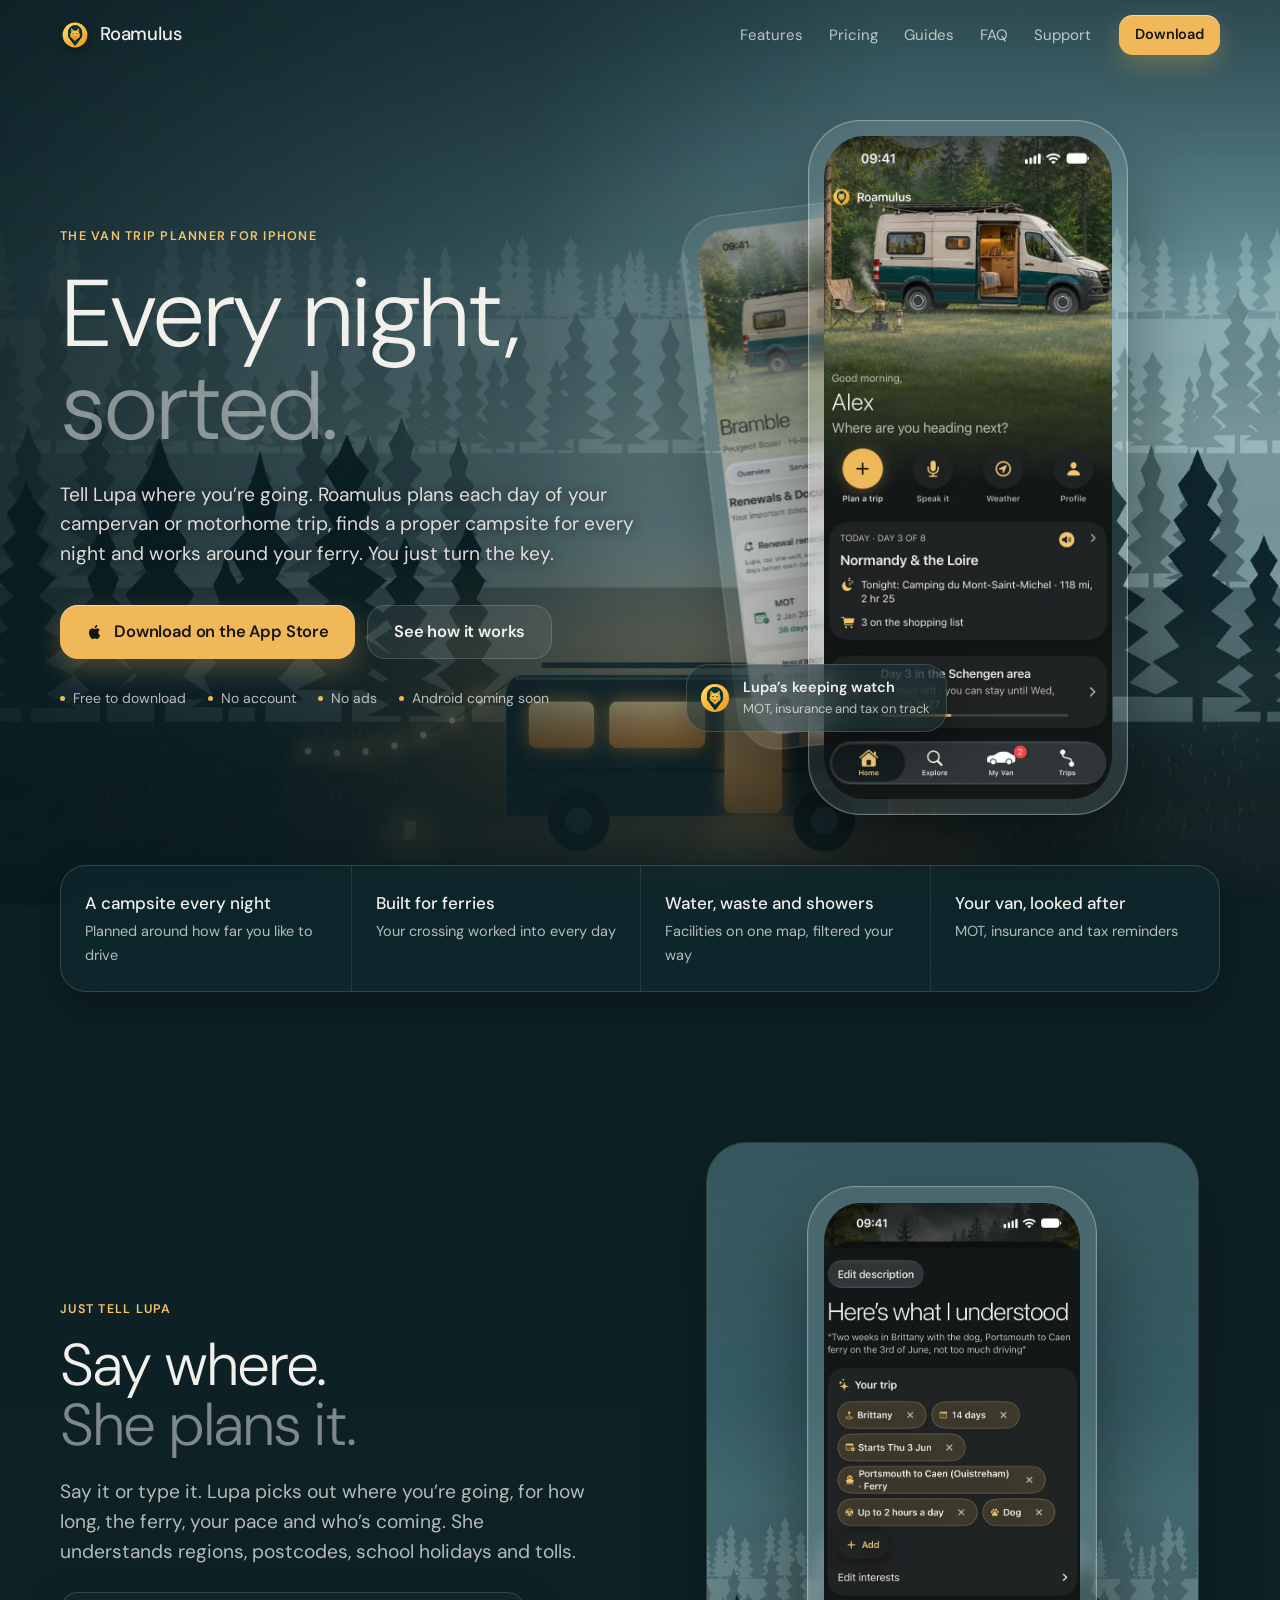
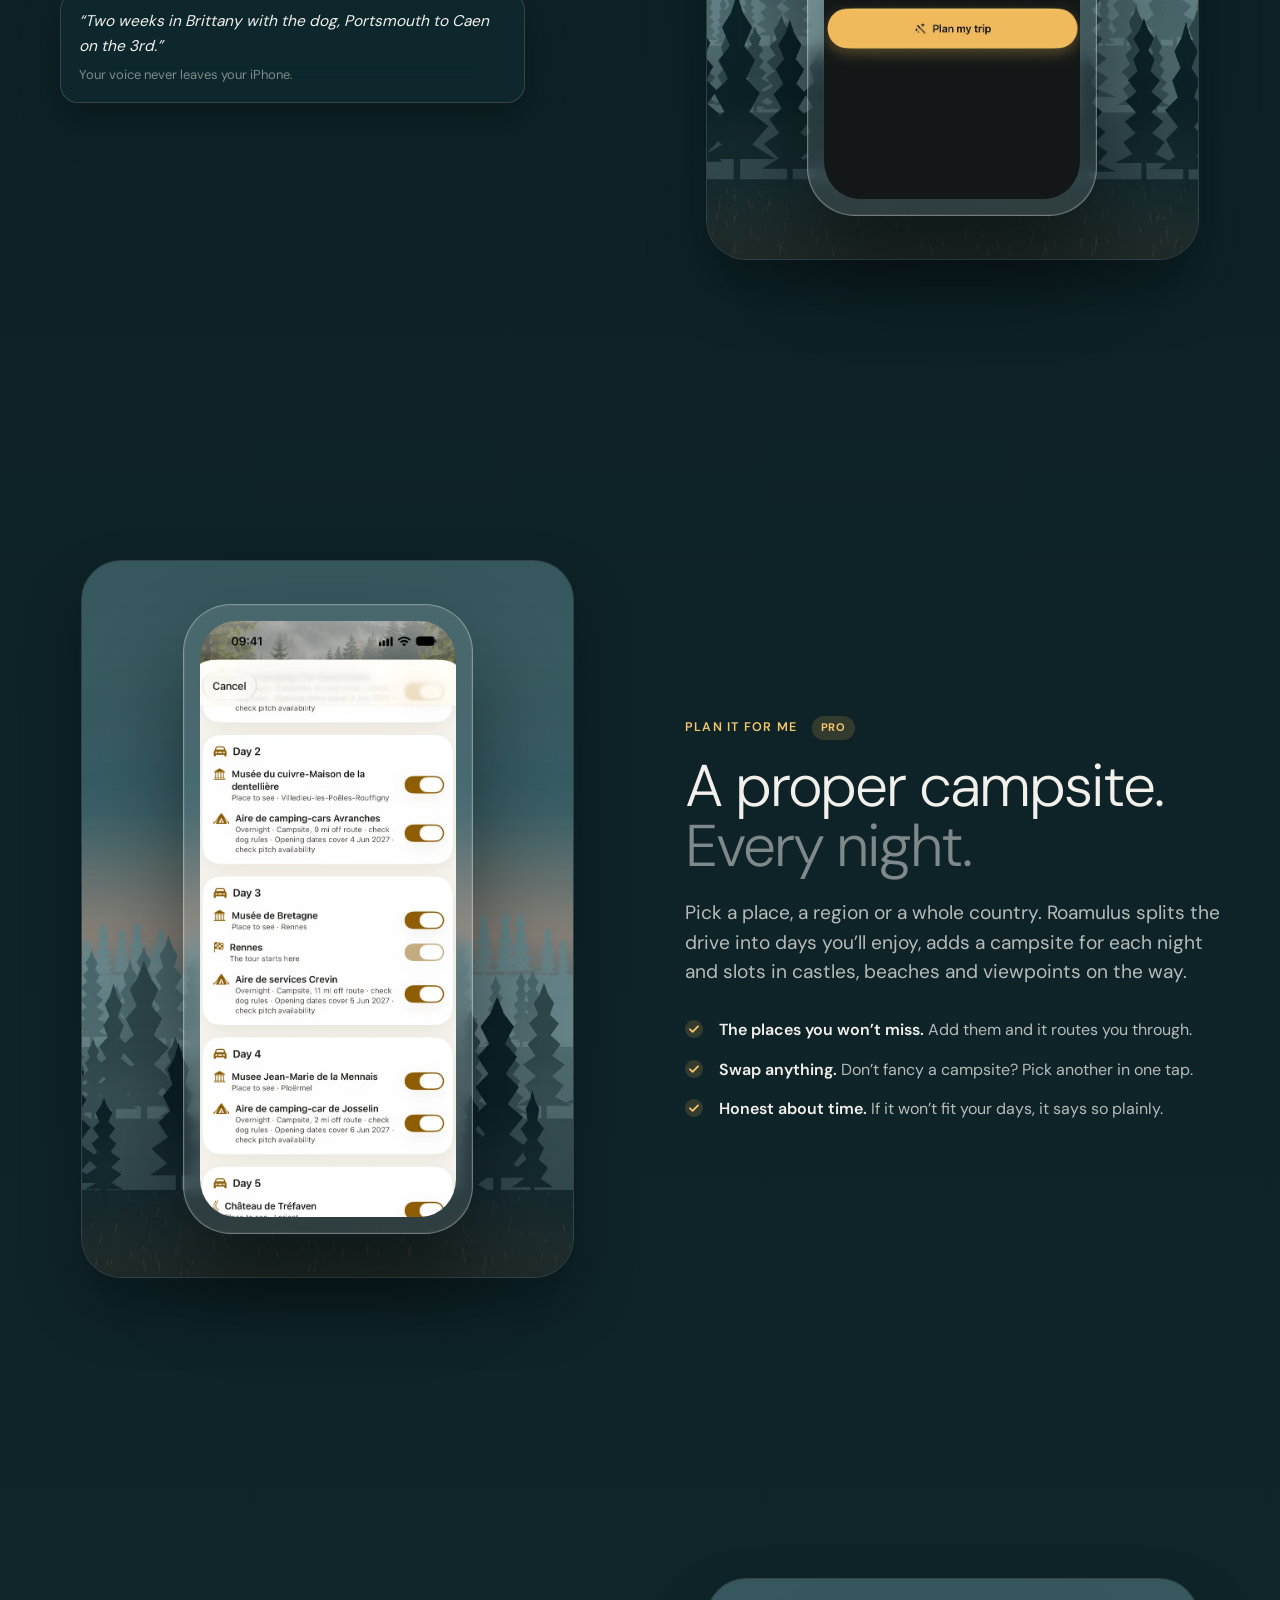
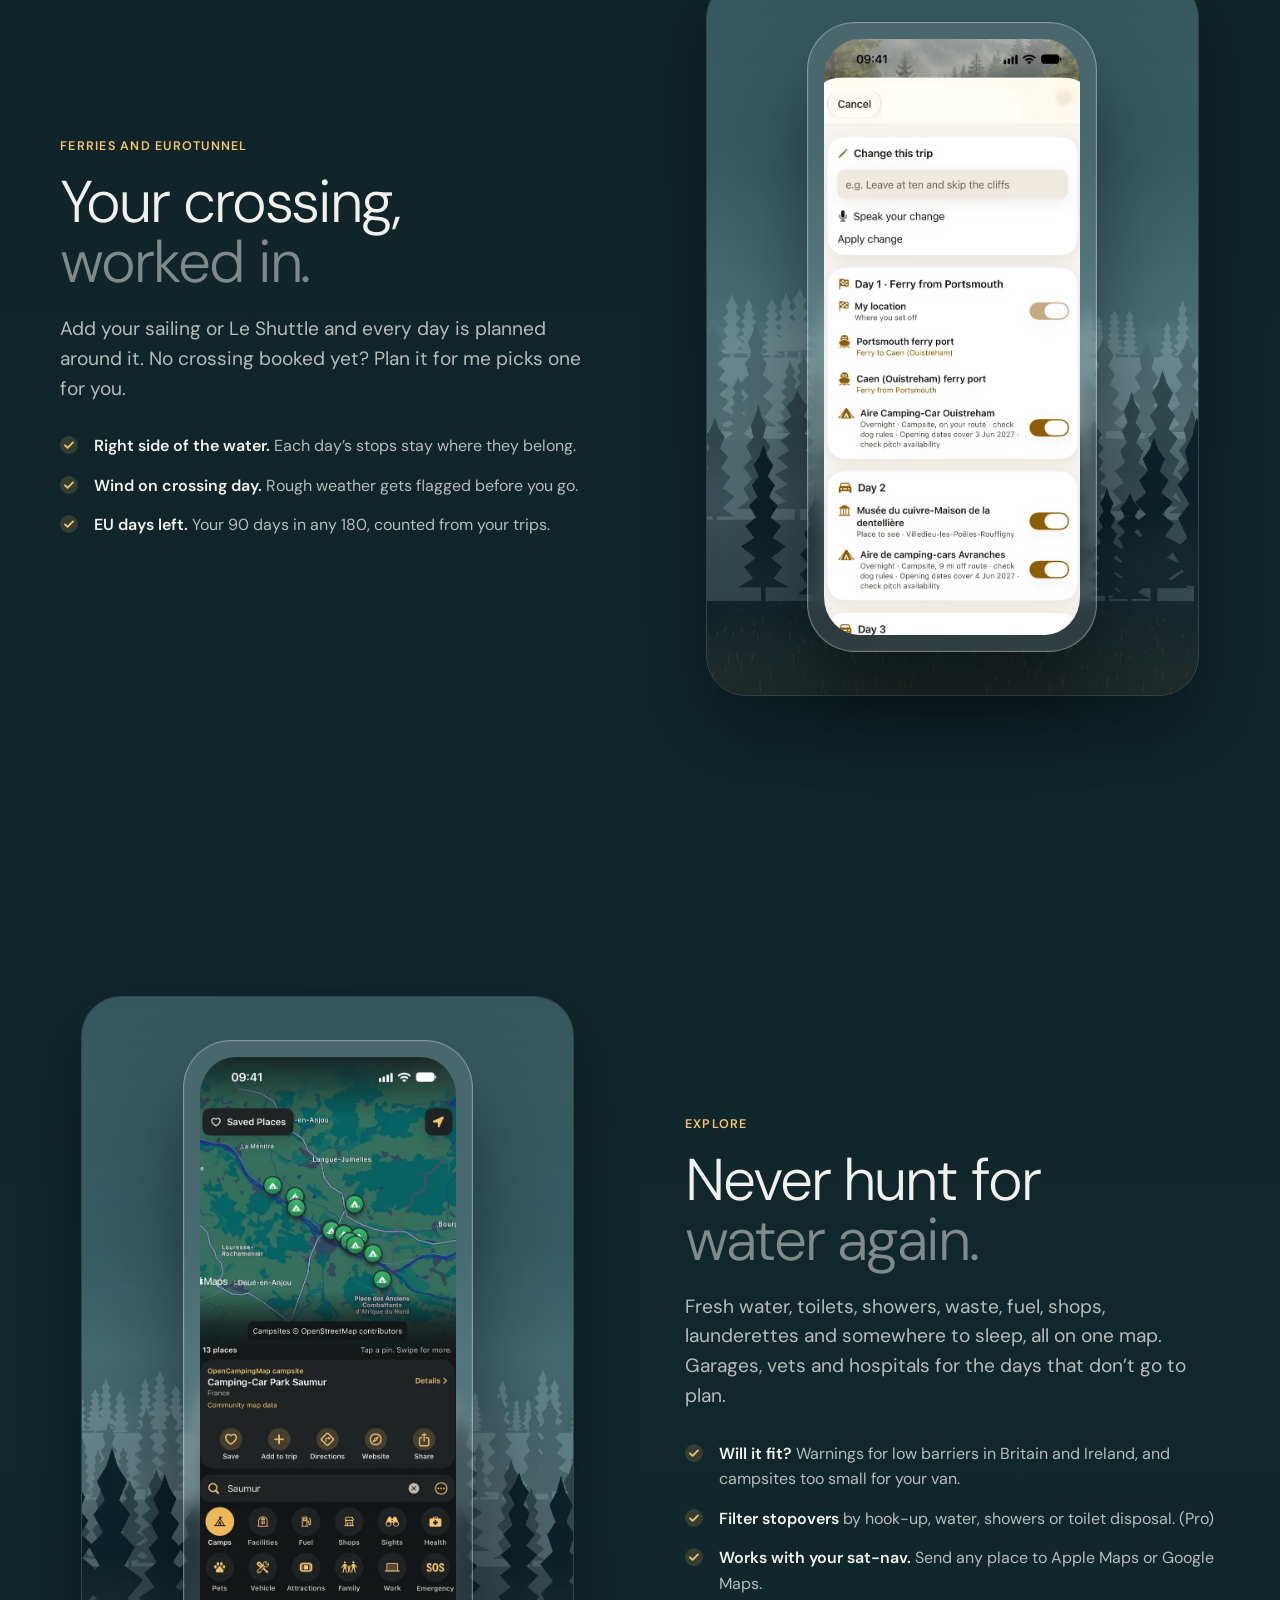
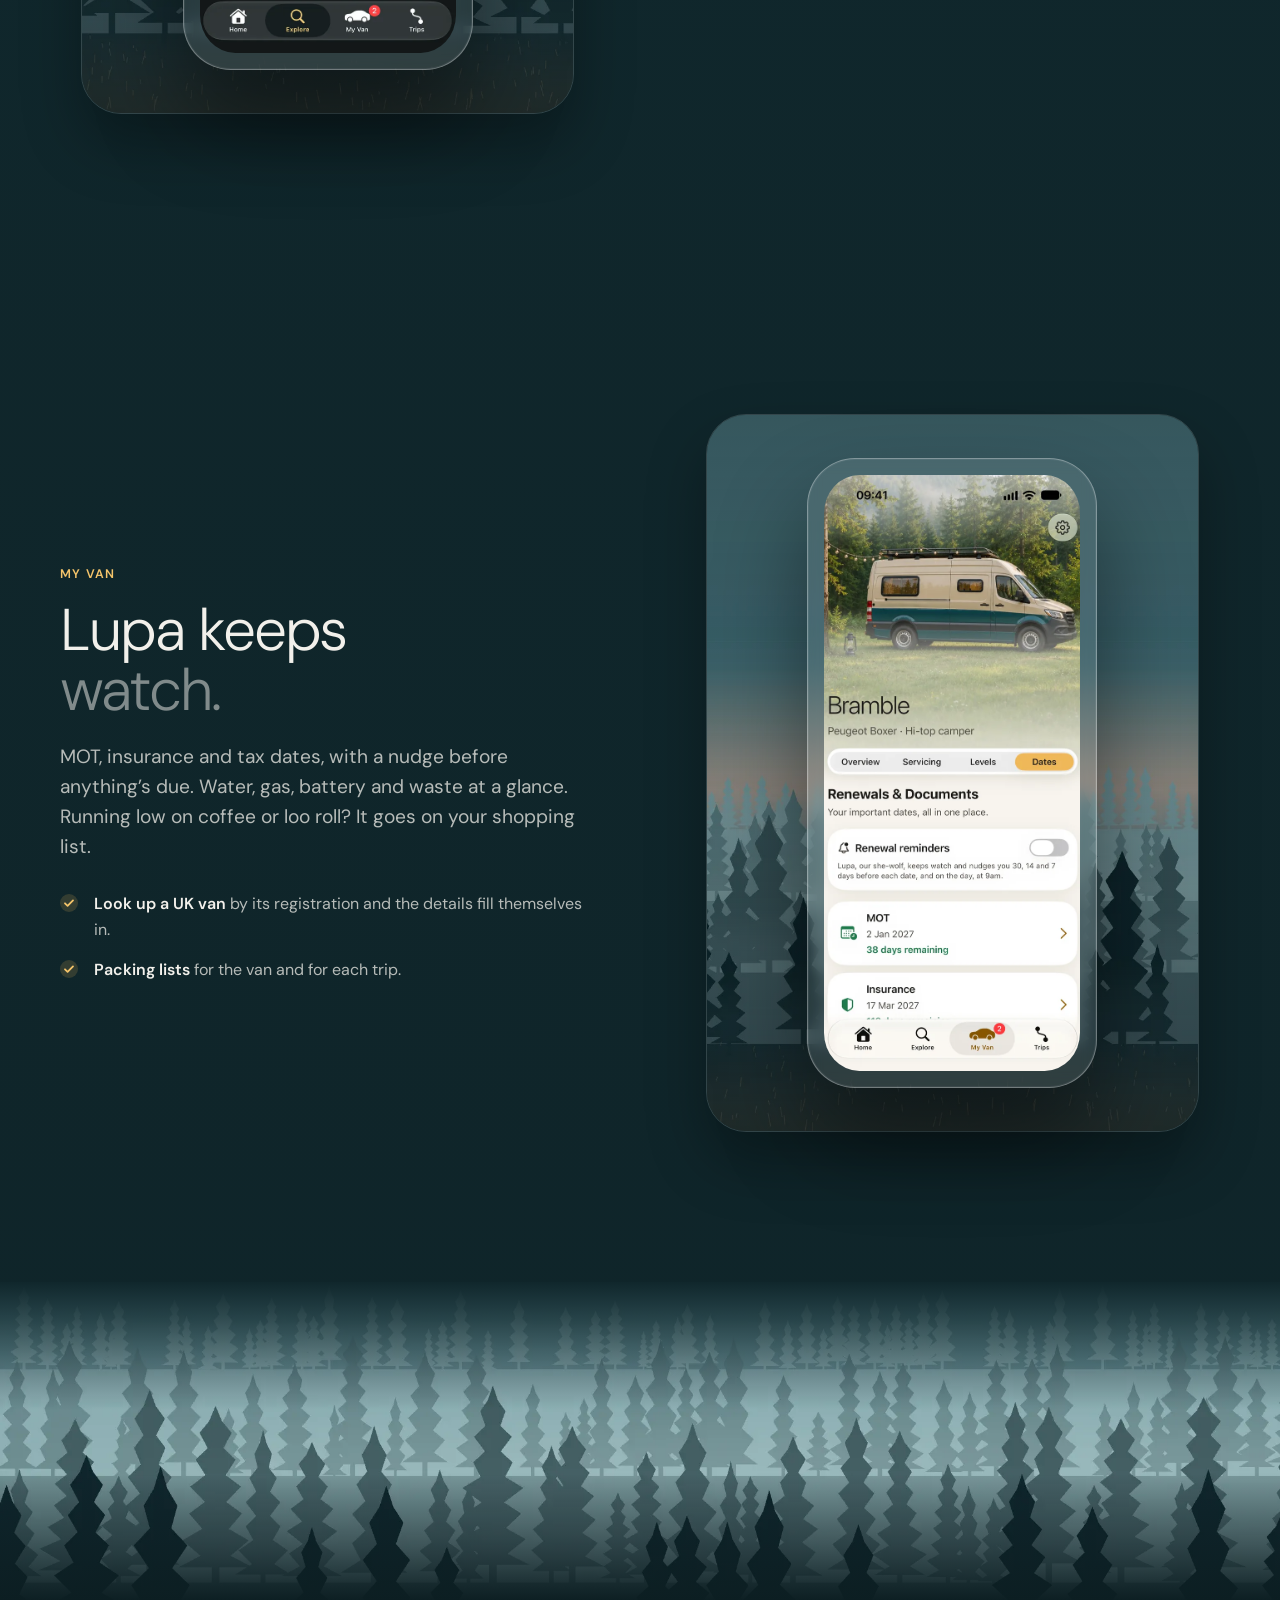
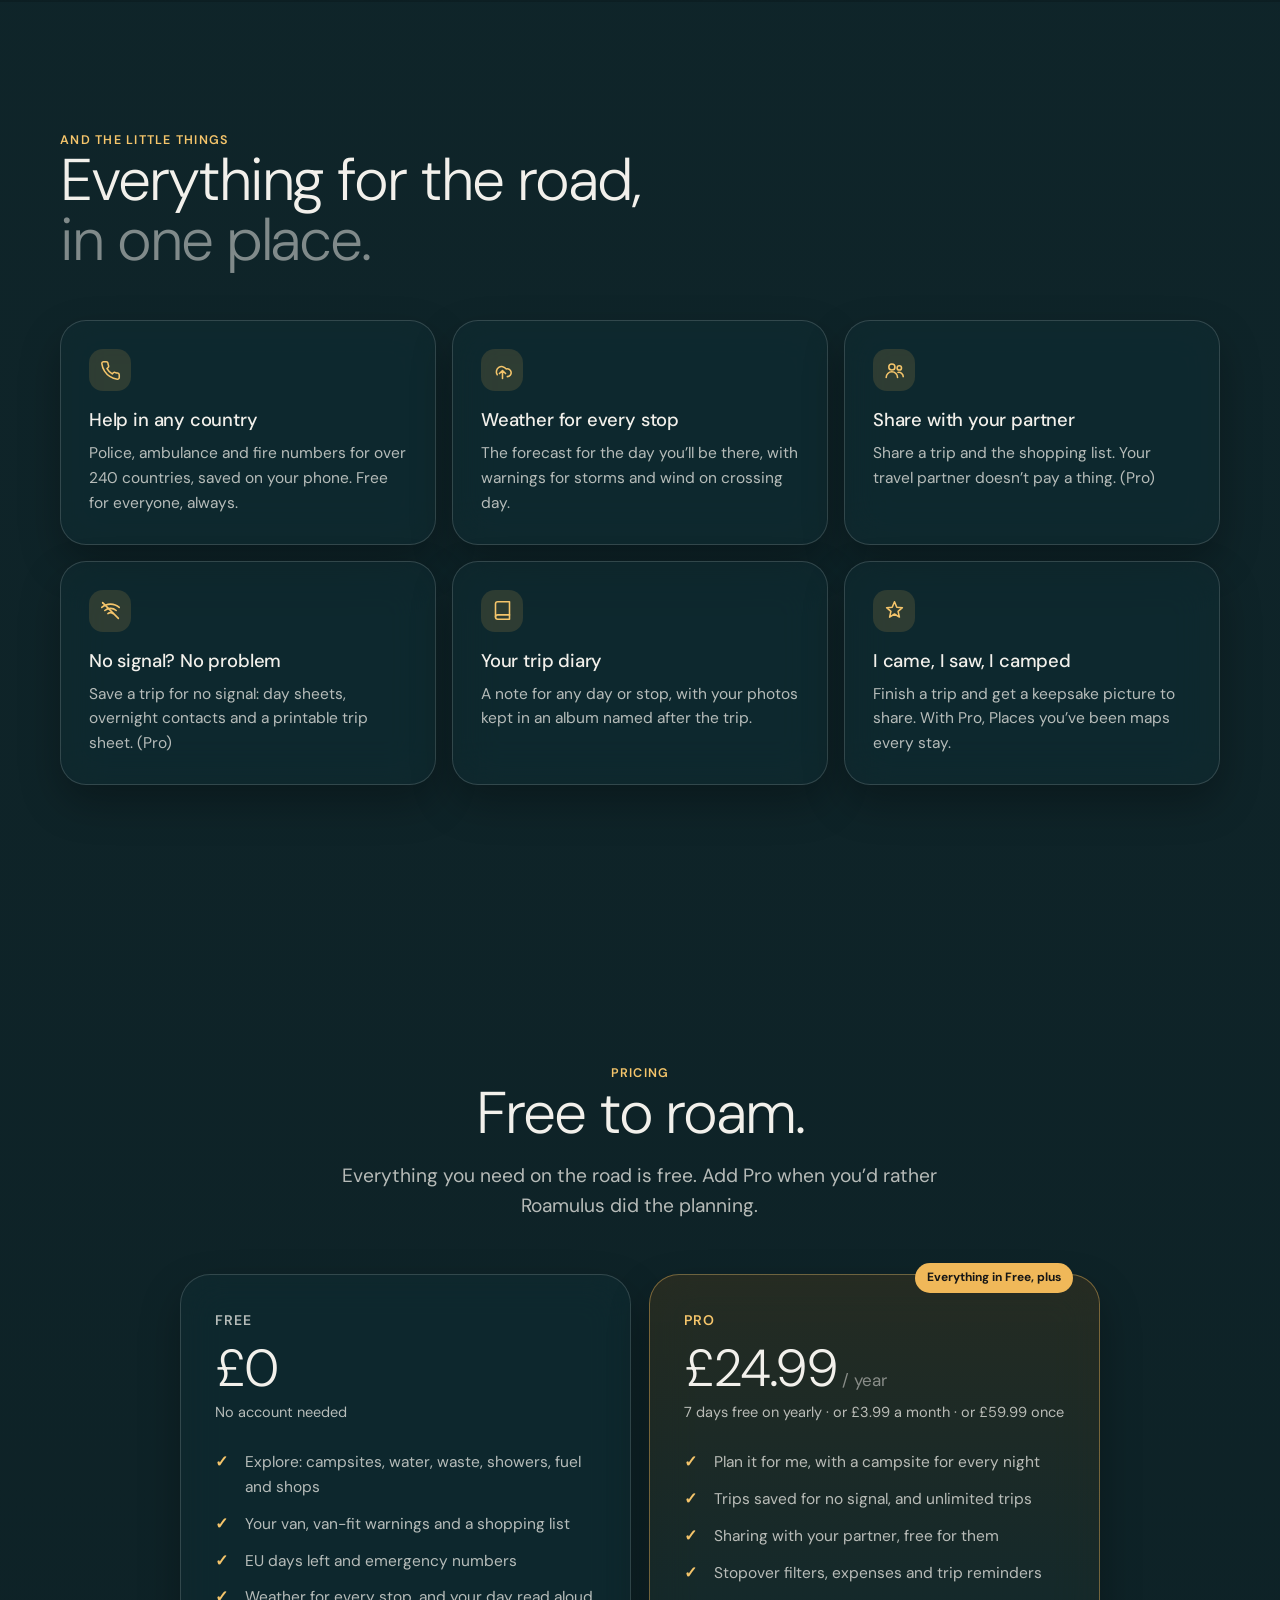
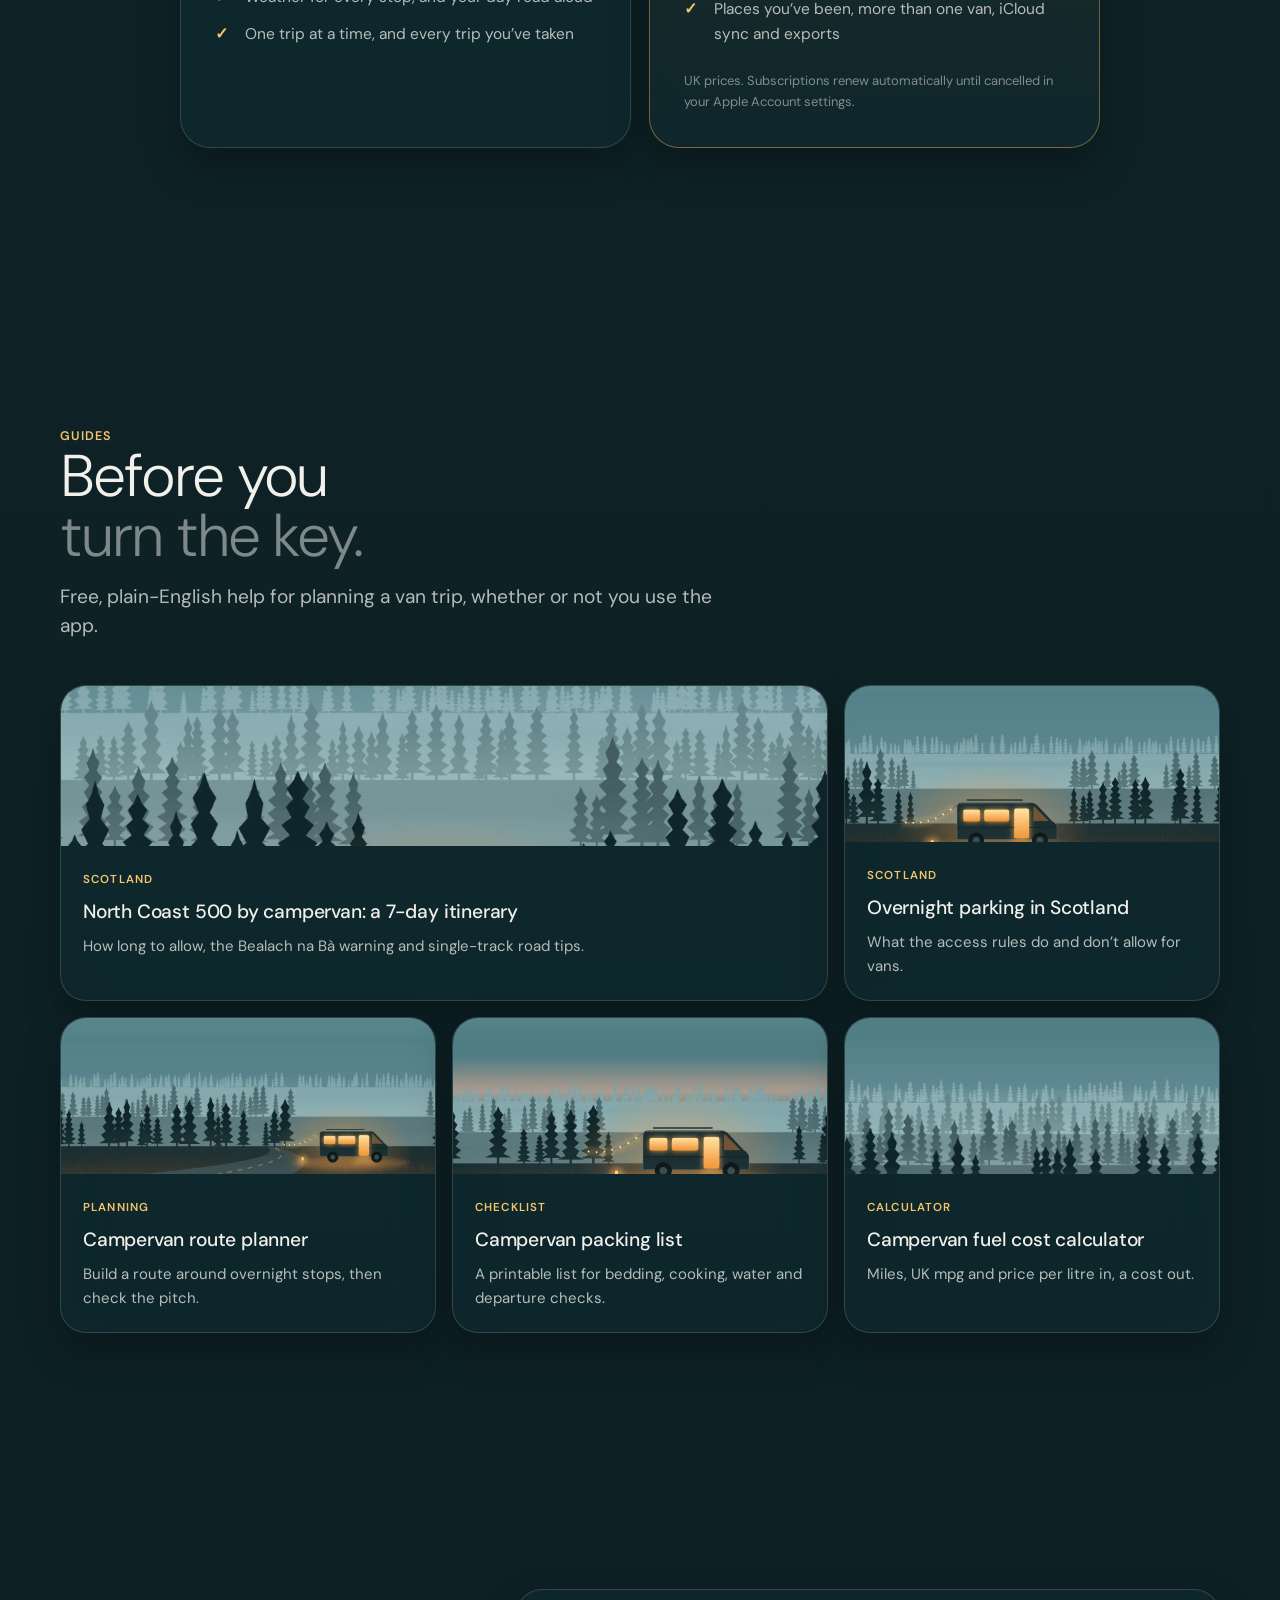
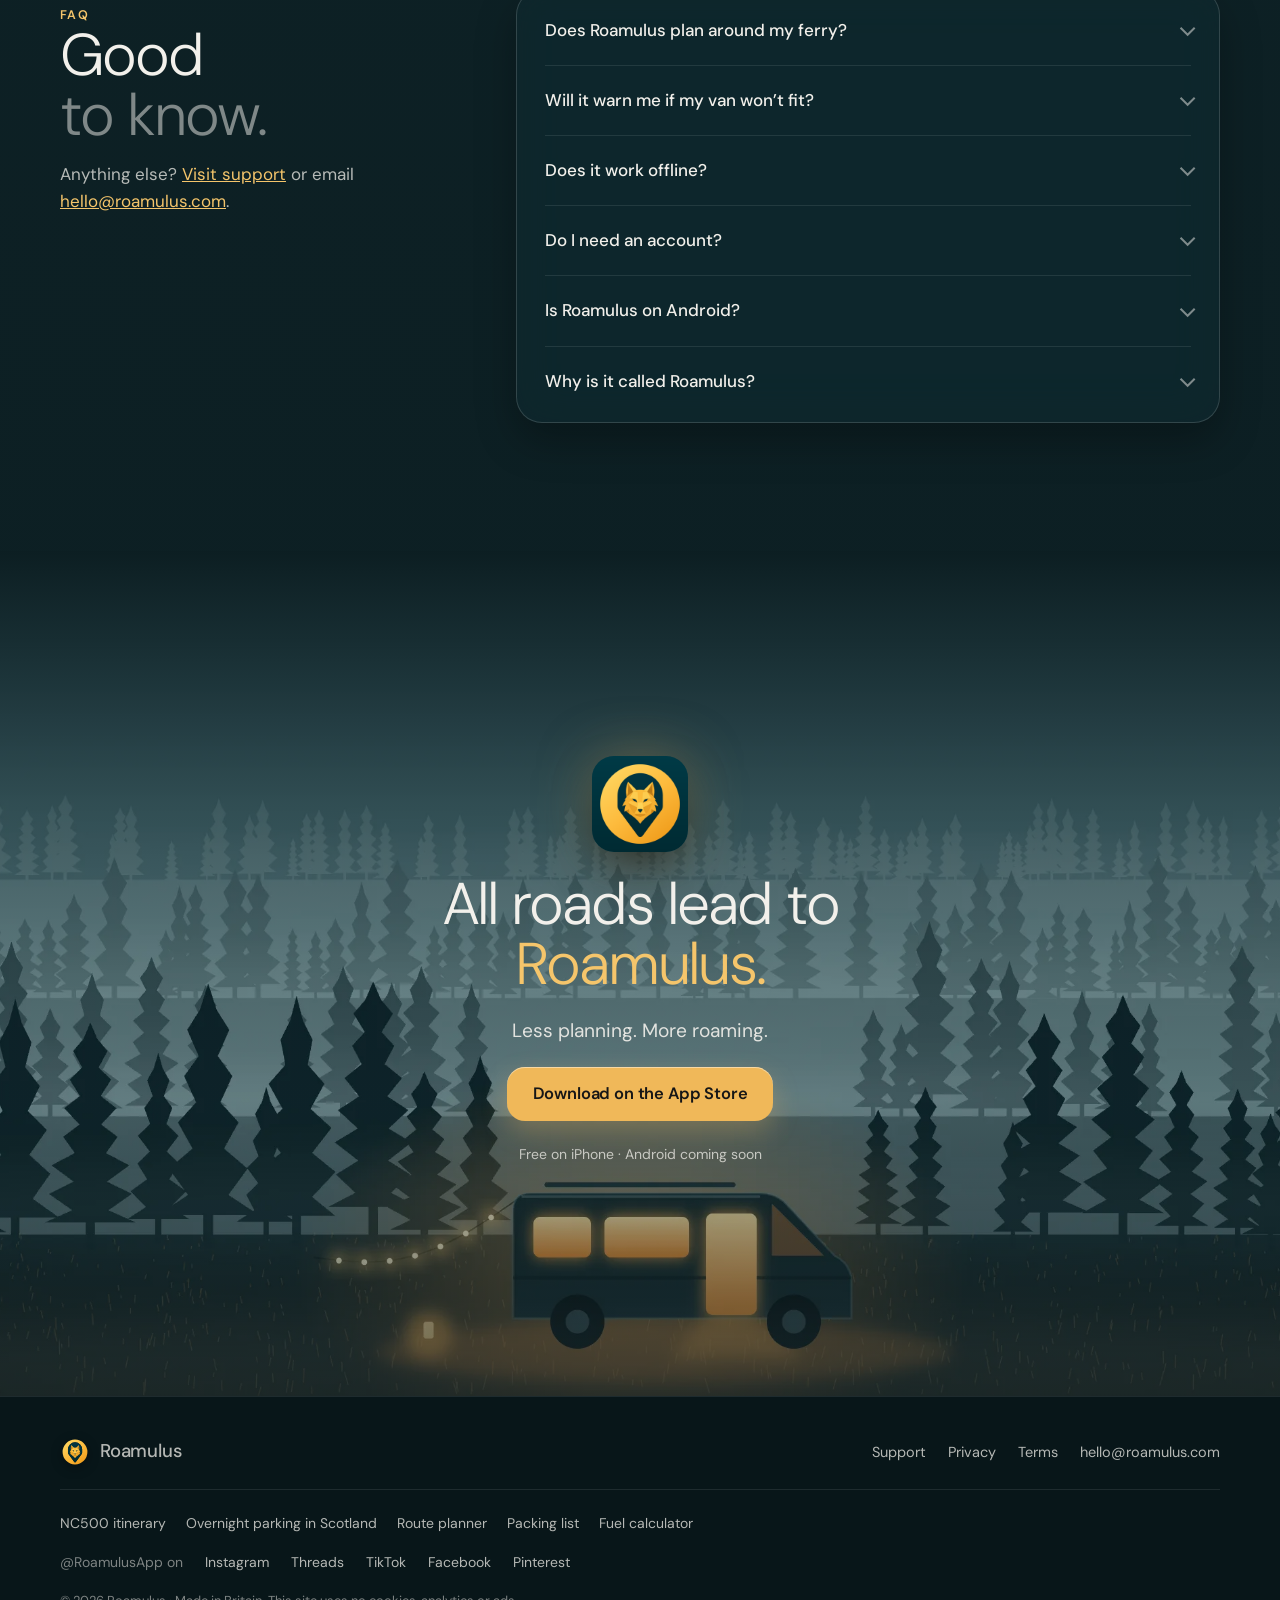
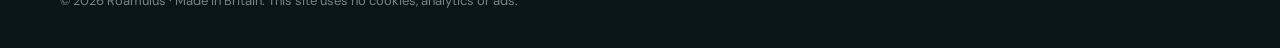
<file: index.html>
<!doctype html>
<html lang="en-GB">
<head>
<meta charset="utf-8">
<meta name="viewport" content="width=device-width, initial-scale=1, viewport-fit=cover">
<title>Roamulus | Van Trip Planner for iPhone</title>
<link rel="canonical" href="https://roamulus.com/">
<meta name="description" content="Roamulus plans your campervan or motorhome trip day by day, finds a campsite for every night and works around your ferry. Free on the App Store for iPhone.">
<meta name="theme-color" content="#0c1e22">
<meta property="og:type" content="website">
<meta property="og:url" content="https://roamulus.com/">
<meta property="og:title" content="Roamulus · Every night, sorted.">
<meta property="og:description" content="The van trip planner that finds a campsite for every night and works around your ferry.">
<meta property="og:image" content="https://roamulus.com/assets/og.jpg">
<meta name="twitter:card" content="summary_large_image">
<link rel="icon" href="/assets/logo.svg" type="image/svg+xml">
<link rel="icon" href="/assets/favicon-32.png" sizes="32x32" type="image/png">
<link rel="apple-touch-icon" href="/assets/apple-touch-icon.png">
<link rel="preload" href="/assets/dm.woff2" as="font" type="font/woff2" crossorigin>
<link rel="preload" href="/assets/scene/camp-wide.webp" as="image" media="(min-width:601px)"><link rel="preload" href="/assets/scene/camp-tall.webp" as="image" media="(max-width:600px)">
<script>document.documentElement.classList.add('js')</script>
<link rel="stylesheet" href="/home.css">
<script defer src="/home.js"></script>
<script type="application/ld+json">{"@context":"https://schema.org","@type":"SoftwareApplication","name":"Roamulus: Van Trip Planner","url":"https://roamulus.com/","operatingSystem":"iOS 17 or later","applicationCategory":"TravelApplication","downloadUrl":"https://apps.apple.com/gb/app/id6836801511","offers":{"@type":"Offer","price":0,"priceCurrency":"GBP"},"sameAs":["https://www.instagram.com/roamulusapp/","https://www.threads.com/@roamulusapp","https://www.tiktok.com/@roamulusapp","https://www.facebook.com/RoamulusApp","https://www.pinterest.com/roamulusapp/"]}</script>
</head>
<body>
<a class="skip" href="#main">Skip to content</a>

<header class="nav" id="nav">
  <div class="wrap nav-inner">
    <a class="logo" href="/" aria-label="Roamulus home"><img src="/assets/logo.svg" alt="" width="30" height="30">Roamulus</a>
    <nav class="nav-links" aria-label="Sections">
      <a href="#features">Features</a>
      <a href="#pricing">Pricing</a>
      <a href="#guides">Guides</a>
      <a href="#faq">FAQ</a>
      <a href="/support/">Support</a>
    </nav>
    <a class="btn btn-primary btn-sm" href="https://apps.apple.com/gb/app/id6836801511">Download</a>
  </div>
</header>

<main id="main">

<section class="hero">
  <div class="scene" aria-hidden="true"><picture><source media="(max-width:600px)" srcset="/assets/scene/camp-tall.webp"><img src="/assets/scene/camp-wide.webp" alt="" width="2000" height="1250" fetchpriority="high"></picture></div>
  <div class="wrap hero-grid">
    <div class="hero-copy">
      <p class="eyebrow rise">The van trip planner for iPhone</p>
      <h1 class="h1 rise" style="--d:1">Every night,<br><span class="fade">sorted.</span></h1>
      <p class="lead rise" style="--d:2">Tell Lupa where you’re going. Roamulus plans each day of your campervan or motorhome trip, finds a proper campsite for every night and works around your ferry. You just turn the key.</p>
      <div class="hero-actions rise" style="--d:3">
        <a class="btn btn-primary" href="https://apps.apple.com/gb/app/id6836801511"><svg viewBox="0 0 24 24" aria-hidden="true"><path fill="currentColor" d="M16.4 12.6c0-2.3 1.9-3.4 2-3.5-1.1-1.6-2.8-1.8-3.4-1.8-1.4-.1-2.8.9-3.5.9-.7 0-1.8-.8-3-.8-1.5 0-3 .9-3.8 2.3-1.6 2.8-.4 7 1.2 9.3.8 1.1 1.7 2.4 2.9 2.3 1.2 0 1.6-.7 3-.7s1.8.7 3 .7c1.3 0 2.1-1.1 2.8-2.3.9-1.3 1.3-2.6 1.3-2.6s-2.5-1-2.5-3.8zM14.1 5.7c.6-.8 1.1-1.9 1-3-.9 0-2.1.6-2.7 1.4-.6.7-1.1 1.8-1 2.9 1 .1 2.1-.5 2.7-1.3z"/></svg>Download on the App Store</a>
        <a class="btn btn-quiet" href="#features">See how it works</a>
      </div>
      <ul class="hero-meta rise" style="--d:4"><li>Free to download</li><li>No account</li><li>No ads</li><li>Android coming soon</li></ul>
    </div>
    <div class="hero-visual rise" id="hero-visual" style="--d:2">
      <figure class="iphone iphone-back" aria-hidden="true"><img src="/assets/app/v3-van.webp" alt="" width="660" height="1434"></figure>
      <figure class="iphone iphone-lg"><img src="/assets/app/v3-home.webp" alt="Roamulus Home on day 3 of a Normandy and Loire trip: tonight’s campsite, the drive time and the shopping list" width="660" height="1434" fetchpriority="high"></figure>
      <p class="lupa-chip glass"><img src="/assets/logo.svg" alt="" width="34" height="34"><span><b>Lupa’s keeping watch</b>MOT, insurance and tax on track</span></p>
    </div>
  </div>
</section>

<section class="strip wrap" aria-label="Highlights">
  <ul class="glass">
    <li><b>A campsite every night</b>Planned around how far you like to drive</li>
    <li><b>Built for ferries</b>Your crossing worked into every day</li>
    <li><b>Water, waste and showers</b>Facilities on one map, filtered your way</li>
    <li><b>Your van, looked after</b>MOT, insurance and tax reminders</li>
  </ul>
</section>

<div id="features">
<section class="feature">
  <div class="wrap feature-grid">
    <div class="feature-copy">
      <p class="eyebrow reveal">Just tell Lupa</p>
      <h2 class="h2 reveal" style="--d:1">Say where.<br><span class="fade">She plans it.</span></h2>
      <p class="lead reveal" style="--d:2">Say it or type it. Lupa picks out where you’re going, for how long, the ferry, your pace and who’s coming. She understands regions, postcodes, school holidays and tolls.</p>
      <p class="quote glass reveal" style="--d:3">“Two weeks in Brittany with the dog, Portsmouth to Caen on the 3rd.”<small>Your voice never leaves your iPhone.</small></p>
    </div>
    <div class="feature-visual reveal" style="--d:1">
      <div class="panel" aria-hidden="true"><img src="/assets/scene/panel-night.webp" alt="" loading="lazy"></div>
      <figure class="iphone"><img src="/assets/app/v3-lupa.webp" alt="Lupa’s summary of a spoken request: Brittany, 14 days, Portsmouth to Caen ferry, up to 2 hours a day, with the dog" width="660" height="1434" loading="lazy"></figure>
    </div>
  </div>
</section>

<section class="feature flip">
  <div class="wrap feature-grid">
    <div class="feature-copy">
      <p class="eyebrow reveal">Plan it for me <span class="pro-tag">PRO</span></p>
      <h2 class="h2 reveal" style="--d:1">A proper campsite.<br><span class="fade">Every night.</span></h2>
      <p class="lead reveal" style="--d:2">Pick a place, a region or a whole country. Roamulus splits the drive into days you’ll enjoy, adds a campsite for each night and slots in castles, beaches and viewpoints on the way.</p>
      <ul class="points reveal" style="--d:3">
        <li><span><b>The places you won’t miss.</b> Add them and it routes you through.</span></li>
        <li><span><b>Swap anything.</b> Don’t fancy a campsite? Pick another in one tap.</span></li>
        <li><span><b>Honest about time.</b> If it won’t fit your days, it says so plainly.</span></li>
      </ul>
    </div>
    <div class="feature-visual reveal" style="--d:1">
      <div class="panel" aria-hidden="true"><img src="/assets/scene/panel-dusk.webp" alt="" loading="lazy"></div>
      <figure class="iphone"><img src="/assets/app/v3-plan.webp" alt="A planned Brittany trip, day by day, with a campsite each night and places to see along the way" width="660" height="1434" loading="lazy"></figure>
    </div>
  </div>
</section>

<section class="feature">
  <div class="wrap feature-grid">
    <div class="feature-copy">
      <p class="eyebrow reveal">Ferries and Eurotunnel</p>
      <h2 class="h2 reveal" style="--d:1">Your crossing,<br><span class="fade">worked in.</span></h2>
      <p class="lead reveal" style="--d:2">Add your sailing or Le Shuttle and every day is planned around it. No crossing booked yet? Plan it for me picks one for you.</p>
      <ul class="points reveal" style="--d:3">
        <li><span><b>Right side of the water.</b> Each day’s stops stay where they belong.</span></li>
        <li><span><b>Wind on crossing day.</b> Rough weather gets flagged before you go.</span></li>
        <li><span><b>EU days left.</b> Your 90 days in any 180, counted from your trips.</span></li>
      </ul>
    </div>
    <div class="feature-visual reveal" style="--d:1">
      <div class="panel" aria-hidden="true"><img src="/assets/scene/panel-mist.webp" alt="" loading="lazy"></div>
      <figure class="iphone"><img src="/assets/app/v3-crossings.webp" alt="A trip’s first day starting with the Portsmouth to Caen ferry, then the campsites that follow" width="660" height="1434" loading="lazy"></figure>
    </div>
  </div>
</section>

<section class="feature flip">
  <div class="wrap feature-grid">
    <div class="feature-copy">
      <p class="eyebrow reveal">Explore</p>
      <h2 class="h2 reveal" style="--d:1">Never hunt for<br><span class="fade">water again.</span></h2>
      <p class="lead reveal" style="--d:2">Fresh water, toilets, showers, waste, fuel, shops, launderettes and somewhere to sleep, all on one map. Garages, vets and hospitals for the days that don’t go to plan.</p>
      <ul class="points reveal" style="--d:3">
        <li><span><b>Will it fit?</b> Warnings for low barriers in Britain and Ireland, and campsites too small for your van.</span></li>
        <li><span><b>Filter stopovers</b> by hook-up, water, showers or toilet disposal. <span class="muted">(Pro)</span></span></li>
        <li><span><b>Works with your sat-nav.</b> Send any place to Apple Maps or Google Maps.</span></li>
      </ul>
    </div>
    <div class="feature-visual reveal" style="--d:1">
      <div class="panel" aria-hidden="true"><img src="/assets/scene/panel-night.webp" alt="" loading="lazy"></div>
      <figure class="iphone"><img src="/assets/app/v3-explore.webp" alt="Explore showing campsites around Saumur on a map, with categories for camps, facilities, fuel and shops" width="660" height="1434" loading="lazy"></figure>
    </div>
  </div>
</section>

<section class="feature">
  <div class="wrap feature-grid">
    <div class="feature-copy">
      <p class="eyebrow reveal">My Van</p>
      <h2 class="h2 reveal" style="--d:1">Lupa keeps<br><span class="fade">watch.</span></h2>
      <p class="lead reveal" style="--d:2">MOT, insurance and tax dates, with a nudge before anything’s due. Water, gas, battery and waste at a glance. Running low on coffee or loo roll? It goes on your shopping list.</p>
      <ul class="points reveal" style="--d:3">
        <li><span><b>Look up a UK van</b> by its registration and the details fill themselves in.</span></li>
        <li><span><b>Packing lists</b> for the van and for each trip.</span></li>
      </ul>
    </div>
    <div class="feature-visual reveal" style="--d:1">
      <div class="panel" aria-hidden="true"><img src="/assets/scene/panel-dusk.webp" alt="" loading="lazy"></div>
      <figure class="iphone"><img src="/assets/app/v3-van.webp" alt="My Van for a Peugeot Boxer hi-top camper, showing MOT and insurance renewal dates" width="660" height="1434" loading="lazy"></figure>
    </div>
  </div>
</section>
</div>

<div class="band" aria-hidden="true"><div class="scene"><img src="/assets/scene/forest.webp" alt="" loading="lazy"></div></div>

<section class="more">
  <div class="wrap">
    <div class="more-head">
      <p class="eyebrow reveal">And the little things</p>
      <h2 class="h2 reveal" style="--d:1">Everything for the road,<br><span class="fade">in one place.</span></h2>
    </div>
    <div class="cards">
      <article class="card glass reveal"><span class="icon"><svg viewBox="0 0 24 24" fill="none" stroke="currentColor" stroke-width="1.8" stroke-linecap="round" stroke-linejoin="round"><path d="M22 16.9v3a2 2 0 0 1-2.2 2 19.8 19.8 0 0 1-8.6-3.1 19.5 19.5 0 0 1-6-6A19.8 19.8 0 0 1 2.1 4.2 2 2 0 0 1 4.1 2h3a2 2 0 0 1 2 1.7c.1 1 .4 1.9.7 2.8a2 2 0 0 1-.5 2.1L8 9.9a16 16 0 0 0 6 6l1.3-1.3a2 2 0 0 1 2.1-.4c.9.3 1.8.6 2.8.7a2 2 0 0 1 1.7 2z"/></svg></span><h3 class="h3">Help in any country</h3><p>Police, ambulance and fire numbers for over 240 countries, saved on your phone. Free for everyone, always.</p></article>
      <article class="card glass reveal" style="--d:1"><span class="icon"><svg viewBox="0 0 24 24" fill="none" stroke="currentColor" stroke-width="1.8" stroke-linecap="round" stroke-linejoin="round"><path d="M17.5 19a4.5 4.5 0 1 0-1.4-8.8A6 6 0 1 0 6 16.9"/><path d="M12 12v9M8.5 15.5 12 12l3.5 3.5"/></svg></span><h3 class="h3">Weather for every stop</h3><p>The forecast for the day you’ll be there, with warnings for storms and wind on crossing day.</p></article>
      <article class="card glass reveal" style="--d:2"><span class="icon"><svg viewBox="0 0 24 24" fill="none" stroke="currentColor" stroke-width="1.8" stroke-linecap="round" stroke-linejoin="round"><circle cx="9" cy="8" r="3.5"/><path d="M2.5 20a6.5 6.5 0 0 1 13 0"/><circle cx="17.5" cy="9" r="2.5"/><path d="M16 14.2a5 5 0 0 1 6 4.8"/></svg></span><h3 class="h3">Share with your partner</h3><p>Share a trip and the shopping list. Your travel partner doesn’t pay a thing. <span class="muted">(Pro)</span></p></article>
      <article class="card glass reveal"><span class="icon"><svg viewBox="0 0 24 24" fill="none" stroke="currentColor" stroke-width="1.8" stroke-linecap="round" stroke-linejoin="round"><path d="M2 8.5a15 15 0 0 1 20 0M5.5 12a10 10 0 0 1 13 0M9 15.5a5 5 0 0 1 6 0"/><path d="M3 3l18 18"/></svg></span><h3 class="h3">No signal? No problem</h3><p>Save a trip for no signal: day sheets, overnight contacts and a printable trip sheet. <span class="muted">(Pro)</span></p></article>
      <article class="card glass reveal" style="--d:1"><span class="icon"><svg viewBox="0 0 24 24" fill="none" stroke="currentColor" stroke-width="1.8" stroke-linecap="round" stroke-linejoin="round"><path d="M4 19.5A2.5 2.5 0 0 1 6.5 17H20"/><path d="M6.5 2H20v20H6.5A2.5 2.5 0 0 1 4 19.5v-15A2.5 2.5 0 0 1 6.5 2z"/></svg></span><h3 class="h3">Your trip diary</h3><p>A note for any day or stop, with your photos kept in an album named after the trip.</p></article>
      <article class="card glass reveal" style="--d:2"><span class="icon"><svg viewBox="0 0 24 24" fill="none" stroke="currentColor" stroke-width="1.8" stroke-linecap="round" stroke-linejoin="round"><path d="M12 2l2.6 6.3 6.4.5-4.9 4.2 1.5 6.5L12 16l-5.6 3.5 1.5-6.5L3 8.8l6.4-.5z"/></svg></span><h3 class="h3">I came, I saw, I camped</h3><p>Finish a trip and get a keepsake picture to share. With Pro, Places you’ve been maps every stay.</p></article>
    </div>
  </div>
</section>

<section class="pricing" id="pricing">
  <div class="wrap">
    <div class="pricing-head">
      <p class="eyebrow reveal">Pricing</p>
      <h2 class="h2 reveal" style="--d:1">Free to roam.</h2>
      <p class="lead reveal" style="--d:2">Everything you need on the road is free. Add Pro when you’d rather Roamulus did the planning.</p>
    </div>
    <div class="plans">
      <article class="plan glass reveal">
        <h3>Free</h3>
        <p class="price">£0</p>
        <p class="price-alt">No account needed</p>
        <ul>
          <li>Explore: campsites, water, waste, showers, fuel and shops</li>
          <li>Your van, van-fit warnings and a shopping list</li>
          <li>EU days left and emergency numbers</li>
          <li>Weather for every stop, and your day read aloud</li>
          <li>One trip at a time, and every trip you’ve taken</li>
        </ul>
      </article>
      <article class="plan plan-pro glass reveal" style="--d:1">
        <span class="badge">Everything in Free, plus</span>
        <h3>Pro</h3>
        <p class="price">£24.99<small> / year</small></p>
        <p class="price-alt">7 days free on yearly · or £3.99 a month · or £59.99 once</p>
        <ul>
          <li>Plan it for me, with a campsite for every night</li>
          <li>Trips saved for no signal, and unlimited trips</li>
          <li>Sharing with your partner, free for them</li>
          <li>Stopover filters, expenses and trip reminders</li>
          <li>Places you’ve been, more than one van, iCloud sync and exports</li>
        </ul>
        <p class="plan-note">UK prices. Subscriptions renew automatically until cancelled in your Apple Account settings.</p>
      </article>
    </div>
  </div>
</section>

<section class="guides" id="guides">
  <div class="wrap">
    <div class="guides-head">
      <div>
        <p class="eyebrow reveal">Guides</p>
        <h2 class="h2 reveal" style="--d:1">Before you<br><span class="fade">turn the key.</span></h2>
        <p class="lead reveal" style="--d:2">Free, plain-English help for planning a van trip, whether or not you use the app.</p>
      </div>
    </div>
    <div class="guide-cards">
      <a class="guide-card glass wide reveal" href="/campervan-nc500-itinerary/"><span class="pic"><img src="/assets/scene/camp-wide.webp" alt="" loading="lazy"></span><span class="body"><span class="eyebrow">Scotland</span><h3>North Coast 500 by campervan: a 7-day itinerary</h3><p>How long to allow, the Bealach na Bà warning and single-track road tips.</p></span></a>
      <a class="guide-card glass reveal" style="--d:1" href="/campervan-overnight-parking-scotland/"><span class="pic"><img src="/assets/scene/card-night.webp" alt="" loading="lazy"></span><span class="body"><span class="eyebrow">Scotland</span><h3>Overnight parking in Scotland</h3><p>What the access rules do and don’t allow for vans.</p></span></a>
      <a class="guide-card glass reveal" href="/campervan-route-planner/"><span class="pic"><img src="/assets/scene/card-road.webp" alt="" loading="lazy"></span><span class="body"><span class="eyebrow">Planning</span><h3>Campervan route planner</h3><p>Build a route around overnight stops, then check the pitch.</p></span></a>
      <a class="guide-card glass reveal" style="--d:1" href="/campervan-packing-list/"><span class="pic"><img src="/assets/scene/card-dusk.webp" alt="" loading="lazy"></span><span class="body"><span class="eyebrow">Checklist</span><h3>Campervan packing list</h3><p>A printable list for bedding, cooking, water and departure checks.</p></span></a>
      <a class="guide-card glass reveal" style="--d:2" href="/campervan-fuel-calculator/"><span class="pic"><img src="/assets/scene/forest.webp" alt="" loading="lazy"></span><span class="body"><span class="eyebrow">Calculator</span><h3>Campervan fuel cost calculator</h3><p>Miles, UK mpg and price per litre in, a cost out.</p></span></a>
    </div>
  </div>
</section>

<section class="faq" id="faq">
  <div class="wrap faq-grid">
    <div class="faq-head">
      <p class="eyebrow">FAQ</p>
      <h2 class="h2">Good<br><span class="fade">to know.</span></h2>
      <p class="muted">Anything else? <a href="/support/">Visit support</a> or email <a href="mailto:hello@roamulus.com">hello@roamulus.com</a>.</p>
    </div>
    <div class="faq-list glass">
      <details><summary>Does Roamulus plan around my ferry?</summary><p>Yes, with Pro. Tell Plan it for me which crossing you’ve booked, or leave it blank and it picks one. Each day’s stops stay on the right side of the water.</p></details>
      <details><summary>Will it warn me if my van won’t fit?</summary><p>Add your van’s height and length. Roamulus warns you about low barriers near your stops in Britain and Ireland, and campsites too small for your van. Always check signs and access before you arrive.</p></details>
      <details><summary>Does it work offline?</summary><p>Your trips, van records and the emergency numbers are kept on your phone, so they’re there with no signal. With Pro you can save a trip for no signal. Maps, search and weather need a connection.</p></details>
      <details><summary>Do I need an account?</summary><p>No. There’s no account and no ads. Your trips stay on your phone, with optional iCloud sync. <a href="/privacy/">Read the privacy policy</a>.</p></details>
      <details><summary>Is Roamulus on Android?</summary><p>Not yet. It’s for iPhone running iOS 17 or later today, and an Android version is in the works. <a href="mailto:hello@roamulus.com?subject=Android">Email us</a> to hear when it’s ready.</p></details>
      <details><summary>Why is it called Roamulus?</summary><p>It’s Romulus, the founder of Rome, with a little more roam in him. In the legend a she-wolf called Lupa looked after him. In the app, Lupa keeps watch over your trips and your van.</p></details>
    </div>
  </div>
</section>

<section class="closing">
  <div class="scene" aria-hidden="true"><img src="/assets/scene/camp-wide.webp" alt="" loading="lazy"></div>
  <div class="wrap inner">
    <img class="app-icon reveal" src="/assets/icon.png" alt="" width="96" height="96">
    <h2 class="h2 reveal" style="--d:1">All roads lead to<br><span class="gold">Roamulus.</span></h2>
    <p class="lead reveal" style="--d:2">Less planning. More roaming.</p>
    <a class="btn btn-primary reveal" style="--d:3" href="https://apps.apple.com/gb/app/id6836801511">Download on the App Store</a>
    <p class="platforms reveal" style="--d:4">Free on iPhone · Android coming soon</p>
  </div>
</section>

</main>

<footer class="footer">
  <div class="wrap footer-row">
    <a class="logo" href="/"><img src="/assets/logo.svg" alt="" width="30" height="30">Roamulus</a>
    <nav aria-label="Footer">
      <a href="/support/">Support</a>
      <a href="/privacy/">Privacy</a>
      <a href="/terms/">Terms</a>
      <a href="mailto:hello@roamulus.com">hello@roamulus.com</a>
    </nav>
  </div>
  <nav class="wrap guide-links" aria-label="Guides"><a href="/campervan-nc500-itinerary/">NC500 itinerary</a><a href="/campervan-overnight-parking-scotland/">Overnight parking in Scotland</a><a href="/campervan-route-planner/">Route planner</a><a href="/campervan-packing-list/">Packing list</a><a href="/campervan-fuel-calculator/">Fuel calculator</a></nav>
  <nav class="wrap social" aria-label="Roamulus on social media"><span>@RoamulusApp on</span><a href="https://www.instagram.com/roamulusapp/" rel="me noopener">Instagram</a><a href="https://www.threads.com/@roamulusapp" rel="me noopener">Threads</a><a href="https://www.tiktok.com/@roamulusapp" rel="me noopener">TikTok</a><a href="https://www.facebook.com/RoamulusApp" rel="me noopener">Facebook</a><a href="https://www.pinterest.com/roamulusapp/" rel="me noopener">Pinterest</a></nav>
  <div class="wrap">
    <p class="note">© 2026 Roamulus · Made in Britain. This site uses no cookies, analytics or ads.</p>
  </div>
</footer>
</body>
</html>
</file>
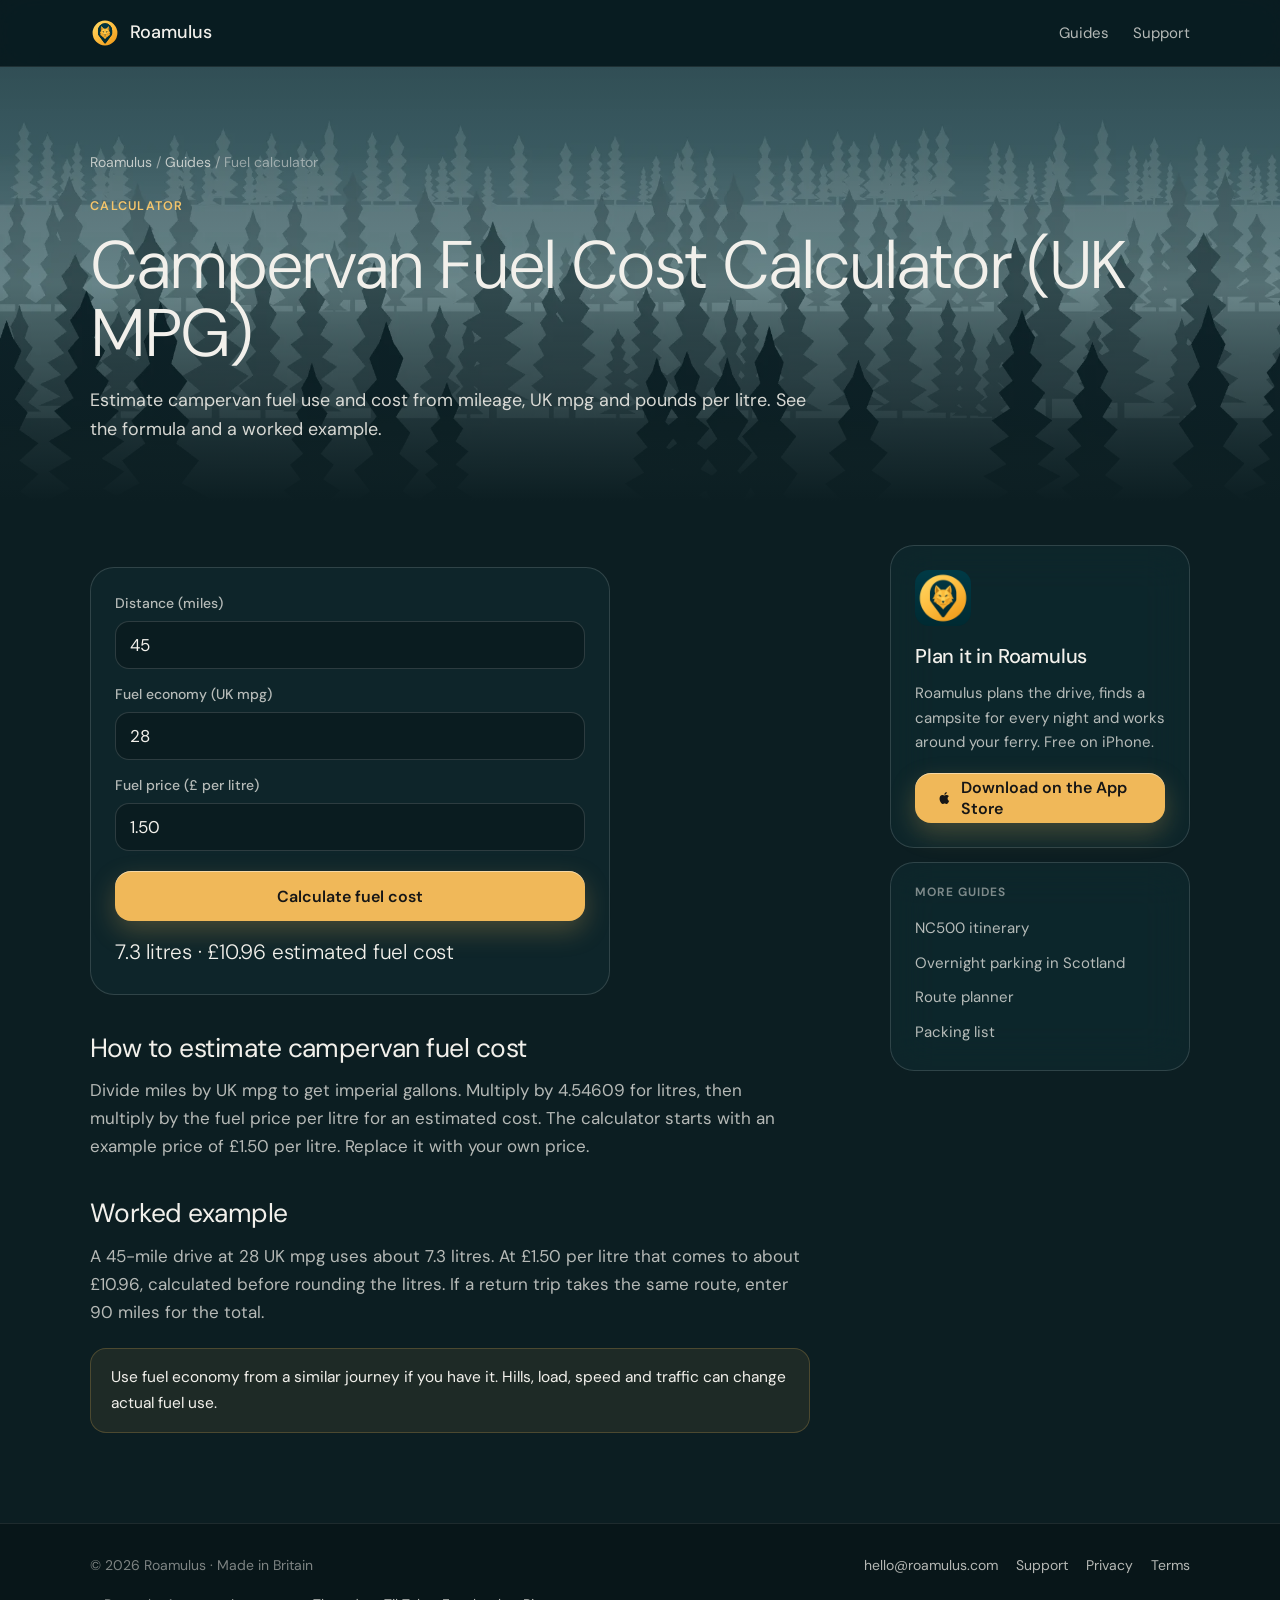
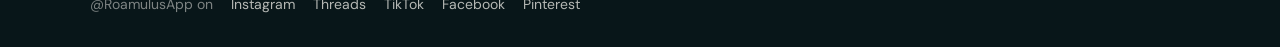
<file: campervan-fuel-calculator/index.html>
<!doctype html>
<html lang="en-GB">
<head>
<meta charset="utf-8">
<meta name="viewport" content="width=device-width, initial-scale=1">
<title>Campervan Fuel Cost Calculator (UK MPG) | Roamulus</title>
<meta name="description" content="Estimate campervan fuel use and cost from mileage, UK mpg and pounds per litre. See the formula and a worked example.">
<link rel="canonical" href="https://roamulus.com/campervan-fuel-calculator/">
<meta name="theme-color" content="#0c1e22">
<meta property="og:type" content="article">
<meta property="og:title" content="Campervan Fuel Cost Calculator (UK MPG)">
<meta property="og:description" content="Estimate campervan fuel use and cost from mileage, UK mpg and pounds per litre. See the formula and a worked example.">
<meta property="og:url" content="https://roamulus.com/campervan-fuel-calculator/">
<meta property="og:image" content="https://roamulus.com/assets/og.jpg">
<link rel="icon" href="/assets/logo.svg" type="image/svg+xml">
<link rel="icon" href="/assets/favicon-32.png" sizes="32x32" type="image/png">
<link rel="apple-touch-icon" href="/assets/apple-touch-icon.png">
<link rel="stylesheet" href="/style.css">
<script defer src="/guides.js"></script>
<script type="application/ld+json">{"@context":"https://schema.org","@type":"BreadcrumbList","itemListElement":[{"@type":"ListItem","position":1,"name":"Roamulus","item":"https://roamulus.com/"},{"@type":"ListItem","position":2,"name":"Guides","item":"https://roamulus.com/#guides"},{"@type":"ListItem","position":3,"name":"Fuel calculator","item":"https://roamulus.com/campervan-fuel-calculator/"}]}</script>
</head>
<body>
<a class="skip" href="#main">Skip to content</a>
<header class="nav">
  <div class="wrap nav-inner">
    <a class="logo" href="/"><img src="/assets/logo.svg" alt="" width="30" height="30">Roamulus</a>
    <nav aria-label="Site"><a href="/#guides">Guides</a><a href="/support/">Support</a></nav>
  </div>
</header>
<main id="main">
<section class="page-head">
  <div class="wrap">
    <nav class="crumbs" aria-label="Breadcrumb"><a href="/">Roamulus</a> / <a href="/#guides">Guides</a> / Fuel calculator</nav>
    <p class="eyebrow">Calculator</p>
    <h1>Campervan Fuel Cost Calculator (UK MPG)</h1>
    <p class="lead">Estimate campervan fuel use and cost from mileage, UK mpg and pounds per litre. See the formula and a worked example.</p>
  </div>
</section>
<div class="wrap guide">
<article><form class="fuel-calc" id="guide-fuel">
  <label>Distance (miles)<input id="guide-distance" name="distance" type="number" min="0" max="100000" step="any" value="45" required></label>
  <label>Fuel economy (UK mpg)<input id="guide-mpg" name="mpg" type="number" min="0.1" max="500" step="any" value="28" required></label>
  <label>Fuel price (£ per litre)<input id="guide-price" name="price" type="number" min="0" max="100" step="any" value="1.50" required></label>
  <button class="btn" type="submit">Calculate fuel cost</button>
  <output for="guide-distance guide-mpg guide-price" aria-live="polite">7.3 litres · £10.96 estimated fuel cost</output>
  <noscript><p>Use the formula below to calculate an estimate.</p></noscript>
</form>
<h2>How to estimate campervan fuel cost</h2>
<p>Divide miles by UK mpg to get imperial gallons. Multiply by 4.54609 for litres, then multiply by the fuel price per litre for an estimated cost. The calculator starts with an example price of £1.50 per litre. Replace it with your own price.</p>
<h2>Worked example</h2>
<p>A 45-mile drive at 28 UK mpg uses about 7.3 litres. At £1.50 per litre that comes to about £10.96, calculated before rounding the litres. If a return trip takes the same route, enter 90 miles for the total.</p>
<p class="guide-note">Use fuel economy from a similar journey if you have it. Hills, load, speed and traffic can change actual fuel use.</p>
</article>
<aside class="guide-side">
  <div class="guide-cta glass"><img src="/assets/icon.png" alt="" width="56" height="56"><h2>Plan it in Roamulus</h2><p>Roamulus plans the drive, finds a campsite for every night and works around your ferry. Free on iPhone.</p><a class="btn" href="https://apps.apple.com/gb/app/id6836801511"><svg viewBox="0 0 24 24" aria-hidden="true"><path fill="currentColor" d="M16.4 12.6c0-2.3 1.9-3.4 2-3.5-1.1-1.6-2.8-1.8-3.4-1.8-1.4-.1-2.8.9-3.5.9-.7 0-1.8-.8-3-.8-1.5 0-3 .9-3.8 2.3-1.6 2.8-.4 7 1.2 9.3.8 1.1 1.7 2.4 2.9 2.3 1.2 0 1.6-.7 3-.7s1.8.7 3 .7c1.3 0 2.1-1.1 2.8-2.3.9-1.3 1.3-2.6 1.3-2.6s-2.5-1-2.5-3.8zM14.1 5.7c.6-.8 1.1-1.9 1-3-.9 0-2.1.6-2.7 1.4-.6.7-1.1 1.8-1 2.9 1 .1 2.1-.5 2.7-1.3z"/></svg>Download on the App Store</a></div>
  <nav class="guide-more glass" aria-label="More guides"><h2>More guides</h2><a href="/campervan-nc500-itinerary/">NC500 itinerary</a><a href="/campervan-overnight-parking-scotland/">Overnight parking in Scotland</a><a href="/campervan-route-planner/">Route planner</a><a href="/campervan-packing-list/">Packing list</a></nav>
</aside>
</div>
</main>
<footer class="footer">
  <div class="wrap footer-row">
    <p>© 2026 Roamulus · Made in Britain</p>
    <nav aria-label="Footer"><a href="mailto:hello@roamulus.com">hello@roamulus.com</a><a href="/support/">Support</a><a href="/privacy/">Privacy</a><a href="/terms/">Terms</a></nav>
  </div>
  <nav class="wrap social" aria-label="Roamulus on social media"><span>@RoamulusApp on</span><a href="https://www.instagram.com/roamulusapp/" rel="me noopener">Instagram</a><a href="https://www.threads.com/@roamulusapp" rel="me noopener">Threads</a><a href="https://www.tiktok.com/@roamulusapp" rel="me noopener">TikTok</a><a href="https://www.facebook.com/RoamulusApp" rel="me noopener">Facebook</a><a href="https://www.pinterest.com/roamulusapp/" rel="me noopener">Pinterest</a></nav>
</footer>
</body>
</html>
</file>
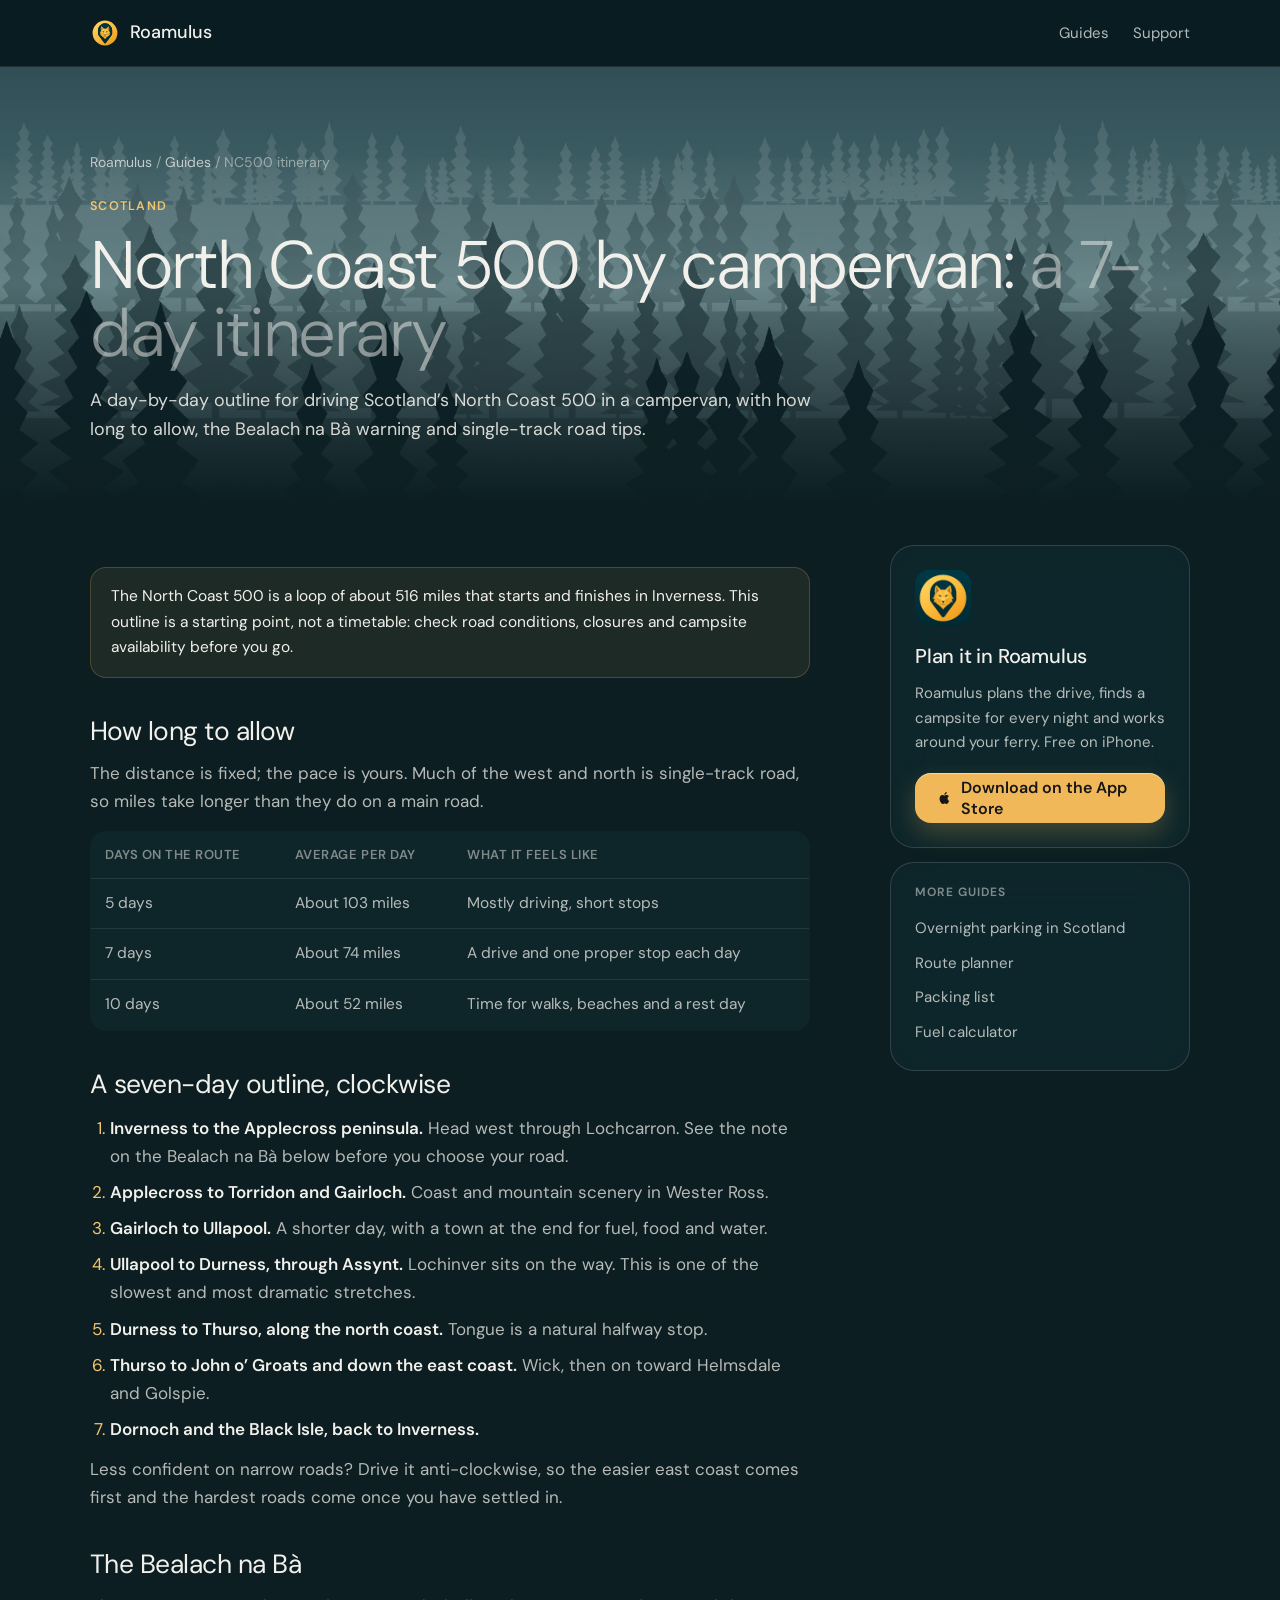
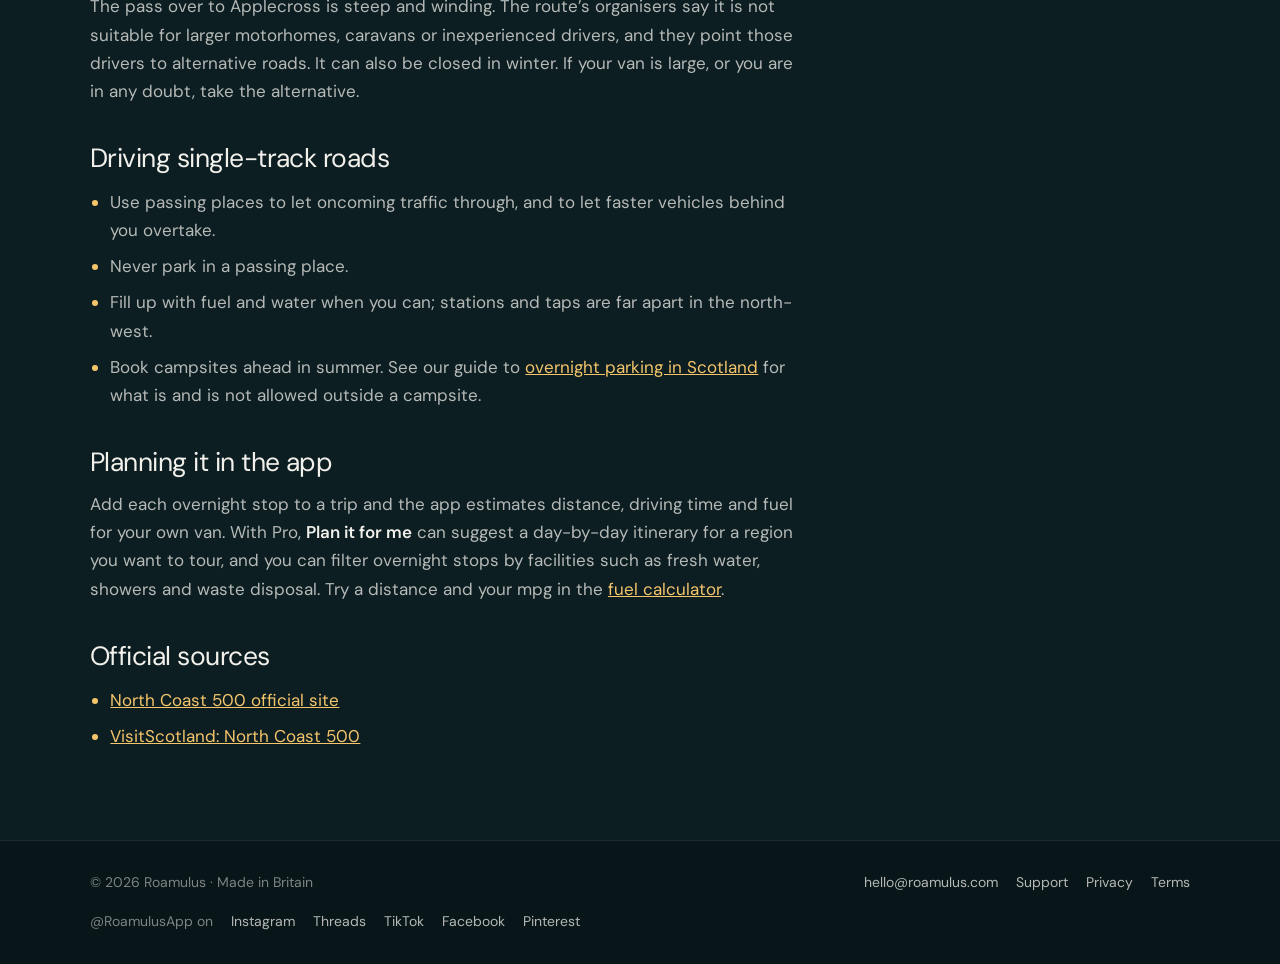
<file: campervan-nc500-itinerary/index.html>
<!doctype html>
<html lang="en-GB">
<head>
<meta charset="utf-8">
<meta name="viewport" content="width=device-width, initial-scale=1">
<title>North Coast 500 by Campervan: A 7-Day Itinerary | Roamulus</title>
<meta name="description" content="A day-by-day outline for driving Scotland’s North Coast 500 in a campervan, with how long to allow, the Bealach na Bà warning and single-track road tips.">
<link rel="canonical" href="https://roamulus.com/campervan-nc500-itinerary/">
<meta name="theme-color" content="#0c1e22">
<meta property="og:type" content="article">
<meta property="og:title" content="North Coast 500 by Campervan: A 7-Day Itinerary">
<meta property="og:description" content="A day-by-day outline for driving Scotland’s North Coast 500 in a campervan, with how long to allow, the Bealach na Bà warning and single-track road tips.">
<meta property="og:url" content="https://roamulus.com/campervan-nc500-itinerary/">
<meta property="og:image" content="https://roamulus.com/assets/og.jpg">
<link rel="icon" href="/assets/logo.svg" type="image/svg+xml">
<link rel="icon" href="/assets/favicon-32.png" sizes="32x32" type="image/png">
<link rel="apple-touch-icon" href="/assets/apple-touch-icon.png">
<link rel="stylesheet" href="/style.css">
<script type="application/ld+json">{"@context":"https://schema.org","@type":"BreadcrumbList","itemListElement":[{"@type":"ListItem","position":1,"name":"Roamulus","item":"https://roamulus.com/"},{"@type":"ListItem","position":2,"name":"Guides","item":"https://roamulus.com/#guides"},{"@type":"ListItem","position":3,"name":"NC500 itinerary","item":"https://roamulus.com/campervan-nc500-itinerary/"}]}</script>
</head>
<body>
<a class="skip" href="#main">Skip to content</a>
<header class="nav">
  <div class="wrap nav-inner">
    <a class="logo" href="/"><img src="/assets/logo.svg" alt="" width="30" height="30">Roamulus</a>
    <nav aria-label="Site"><a href="/#guides">Guides</a><a href="/support/">Support</a></nav>
  </div>
</header>
<main id="main">
<section class="page-head">
  <div class="wrap">
    <nav class="crumbs" aria-label="Breadcrumb"><a href="/">Roamulus</a> / <a href="/#guides">Guides</a> / NC500 itinerary</nav>
    <p class="eyebrow">Scotland</p>
    <h1>North Coast 500 by campervan: <span class="fade">a 7-day itinerary</span></h1>
    <p class="lead">A day-by-day outline for driving Scotland’s North Coast 500 in a campervan, with how long to allow, the Bealach na Bà warning and single-track road tips.</p>
  </div>
</section>
<div class="wrap guide">
<article><p class="guide-note">The North Coast 500 is a loop of about 516 miles that starts and finishes in Inverness. This outline is a starting point, not a timetable: check road conditions, closures and campsite availability before you go.</p>

<h2>How long to allow</h2>
<p>The distance is fixed; the pace is yours. Much of the west and north is single-track road, so miles take longer than they do on a main road.</p>
<table class="guide-table">
<thead><tr><th>Days on the route</th><th>Average per day</th><th>What it feels like</th></tr></thead>
<tbody>
<tr><td>5 days</td><td>About 103 miles</td><td>Mostly driving, short stops</td></tr>
<tr><td>7 days</td><td>About 74 miles</td><td>A drive and one proper stop each day</td></tr>
<tr><td>10 days</td><td>About 52 miles</td><td>Time for walks, beaches and a rest day</td></tr>
</tbody>
</table>

<h2>A seven-day outline, clockwise</h2>
<ol class="guide-days">
<li><b>Inverness to the Applecross peninsula.</b> Head west through Lochcarron. See the note on the Bealach na Bà below before you choose your road.</li>
<li><b>Applecross to Torridon and Gairloch.</b> Coast and mountain scenery in Wester Ross.</li>
<li><b>Gairloch to Ullapool.</b> A shorter day, with a town at the end for fuel, food and water.</li>
<li><b>Ullapool to Durness, through Assynt.</b> Lochinver sits on the way. This is one of the slowest and most dramatic stretches.</li>
<li><b>Durness to Thurso, along the north coast.</b> Tongue is a natural halfway stop.</li>
<li><b>Thurso to John o’ Groats and down the east coast.</b> Wick, then on toward Helmsdale and Golspie.</li>
<li><b>Dornoch and the Black Isle, back to Inverness.</b></li>
</ol>
<p>Less confident on narrow roads? Drive it anti-clockwise, so the easier east coast comes first and the hardest roads come once you have settled in.</p>

<h2>The Bealach na Bà</h2>
<p>The pass over to Applecross is steep and winding. The route’s organisers say it is not suitable for larger motorhomes, caravans or inexperienced drivers, and they point those drivers to alternative roads. It can also be closed in winter. If your van is large, or you are in any doubt, take the alternative.</p>

<h2>Driving single-track roads</h2>
<ul>
<li>Use passing places to let oncoming traffic through, and to let faster vehicles behind you overtake.</li>
<li>Never park in a passing place.</li>
<li>Fill up with fuel and water when you can; stations and taps are far apart in the north-west.</li>
<li>Book campsites ahead in summer. See our guide to <a href="/campervan-overnight-parking-scotland/">overnight parking in Scotland</a> for what is and is not allowed outside a campsite.</li>
</ul>

<h2>Planning it in the app</h2>
<p>Add each overnight stop to a trip and the app estimates distance, driving time and fuel for your own van. With Pro, <strong>Plan it for me</strong> can suggest a day-by-day itinerary for a region you want to tour, and you can filter overnight stops by facilities such as fresh water, showers and waste disposal. Try a distance and your mpg in the <a href="/campervan-fuel-calculator/">fuel calculator</a>.</p>

<h2>Official sources</h2>
<ul class="guide-sources">
<li><a href="https://www.northcoast500.com/">North Coast 500 official site</a></li>
<li><a href="https://www.visitscotland.com/planning/travel-in-scotland/driving-road-trips/north-coast-500">VisitScotland: North Coast 500</a></li>
</ul>
</article>
<aside class="guide-side">
  <div class="guide-cta glass"><img src="/assets/icon.png" alt="" width="56" height="56"><h2>Plan it in Roamulus</h2><p>Roamulus plans the drive, finds a campsite for every night and works around your ferry. Free on iPhone.</p><a class="btn" href="https://apps.apple.com/gb/app/id6836801511"><svg viewBox="0 0 24 24" aria-hidden="true"><path fill="currentColor" d="M16.4 12.6c0-2.3 1.9-3.4 2-3.5-1.1-1.6-2.8-1.8-3.4-1.8-1.4-.1-2.8.9-3.5.9-.7 0-1.8-.8-3-.8-1.5 0-3 .9-3.8 2.3-1.6 2.8-.4 7 1.2 9.3.8 1.1 1.7 2.4 2.9 2.3 1.2 0 1.6-.7 3-.7s1.8.7 3 .7c1.3 0 2.1-1.1 2.8-2.3.9-1.3 1.3-2.6 1.3-2.6s-2.5-1-2.5-3.8zM14.1 5.7c.6-.8 1.1-1.9 1-3-.9 0-2.1.6-2.7 1.4-.6.7-1.1 1.8-1 2.9 1 .1 2.1-.5 2.7-1.3z"/></svg>Download on the App Store</a></div>
  <nav class="guide-more glass" aria-label="More guides"><h2>More guides</h2><a href="/campervan-overnight-parking-scotland/">Overnight parking in Scotland</a><a href="/campervan-route-planner/">Route planner</a><a href="/campervan-packing-list/">Packing list</a><a href="/campervan-fuel-calculator/">Fuel calculator</a></nav>
</aside>
</div>
</main>
<footer class="footer">
  <div class="wrap footer-row">
    <p>© 2026 Roamulus · Made in Britain</p>
    <nav aria-label="Footer"><a href="mailto:hello@roamulus.com">hello@roamulus.com</a><a href="/support/">Support</a><a href="/privacy/">Privacy</a><a href="/terms/">Terms</a></nav>
  </div>
  <nav class="wrap social" aria-label="Roamulus on social media"><span>@RoamulusApp on</span><a href="https://www.instagram.com/roamulusapp/" rel="me noopener">Instagram</a><a href="https://www.threads.com/@roamulusapp" rel="me noopener">Threads</a><a href="https://www.tiktok.com/@roamulusapp" rel="me noopener">TikTok</a><a href="https://www.facebook.com/RoamulusApp" rel="me noopener">Facebook</a><a href="https://www.pinterest.com/roamulusapp/" rel="me noopener">Pinterest</a></nav>
</footer>
</body>
</html>
</file>
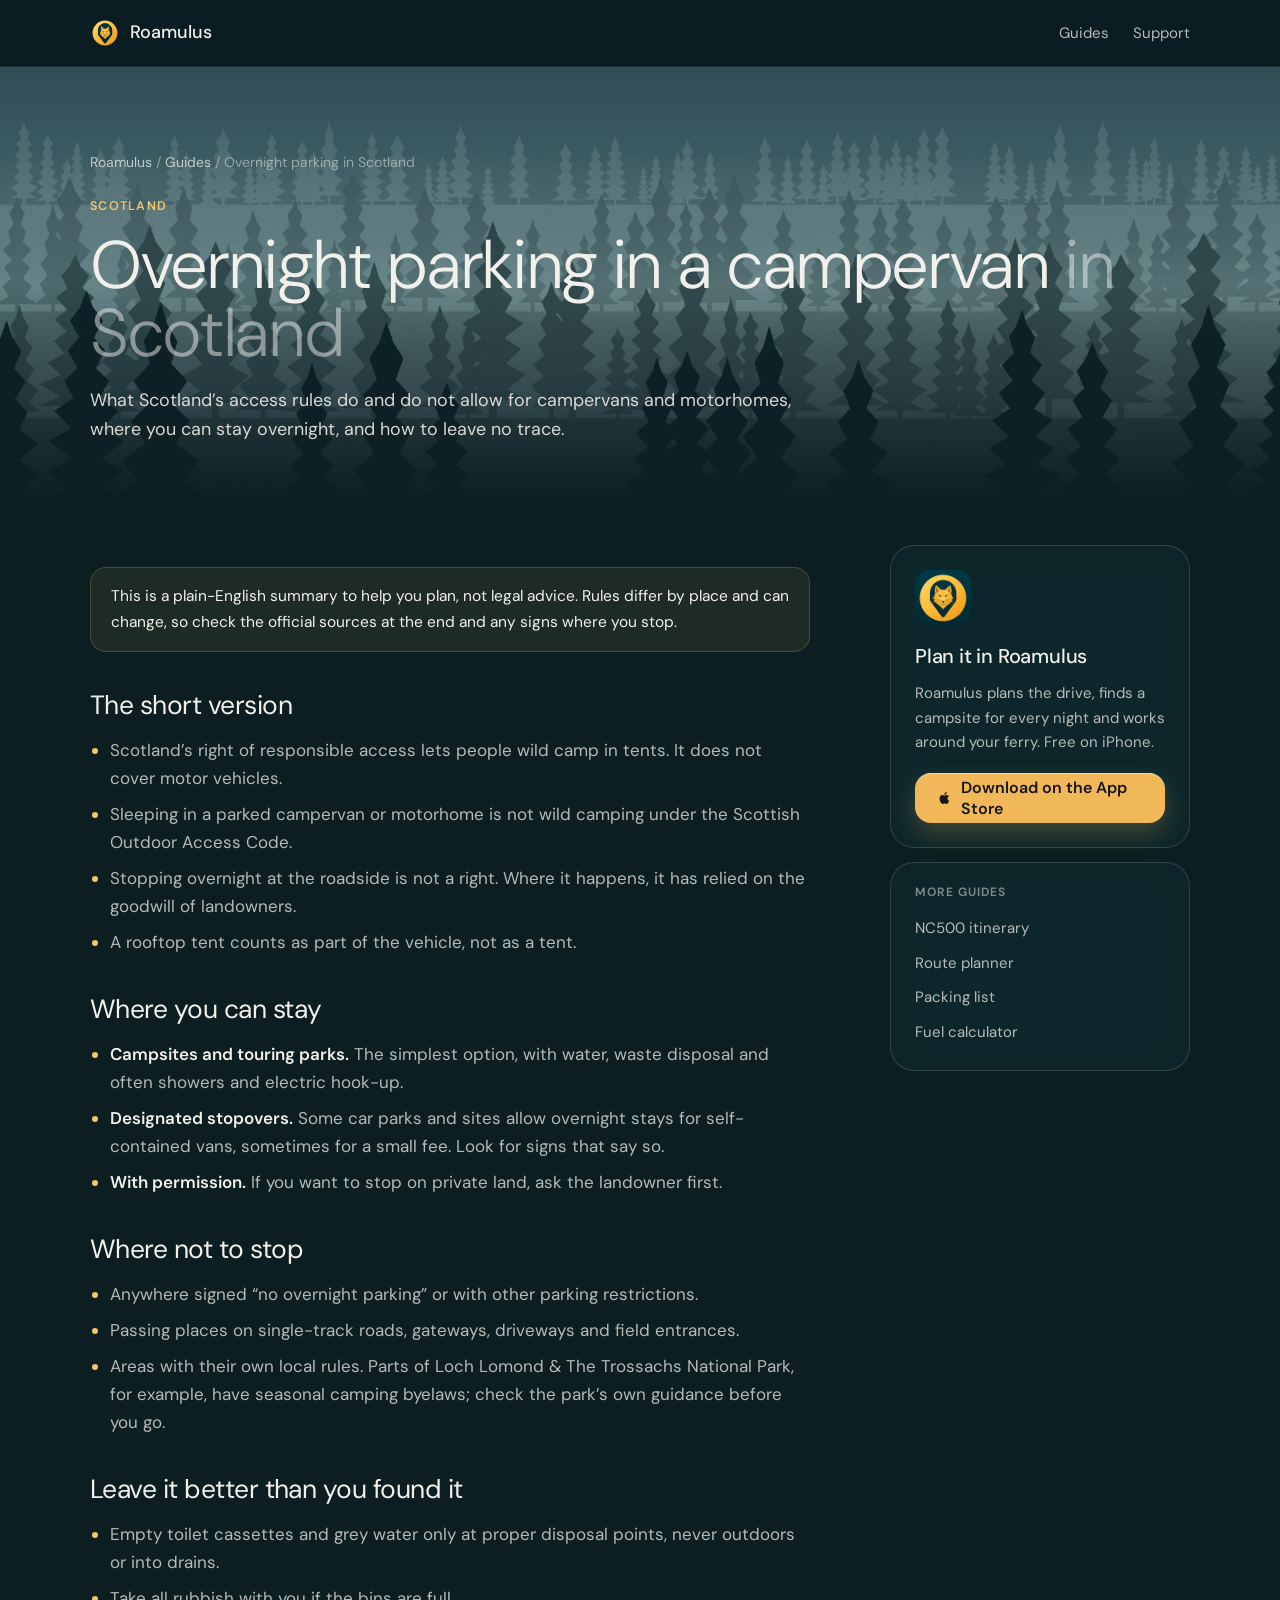
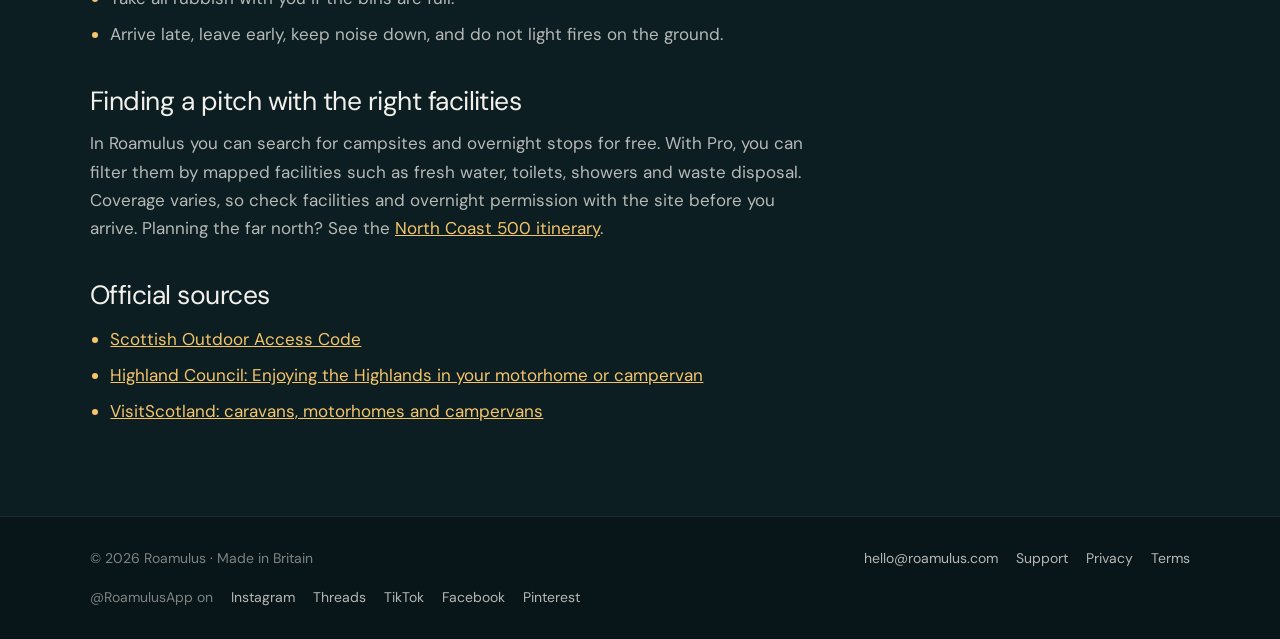
<file: campervan-overnight-parking-scotland/index.html>
<!doctype html>
<html lang="en-GB">
<head>
<meta charset="utf-8">
<meta name="viewport" content="width=device-width, initial-scale=1">
<title>Overnight Parking and Wild Camping in a Campervan in Scotland | Roamulus</title>
<meta name="description" content="What Scotland’s access rules do and do not allow for campervans and motorhomes, where you can stay overnight, and how to leave no trace.">
<link rel="canonical" href="https://roamulus.com/campervan-overnight-parking-scotland/">
<meta name="theme-color" content="#0c1e22">
<meta property="og:type" content="article">
<meta property="og:title" content="Overnight Parking and Wild Camping in a Campervan in Scotland">
<meta property="og:description" content="What Scotland’s access rules do and do not allow for campervans and motorhomes, where you can stay overnight, and how to leave no trace.">
<meta property="og:url" content="https://roamulus.com/campervan-overnight-parking-scotland/">
<meta property="og:image" content="https://roamulus.com/assets/og.jpg">
<link rel="icon" href="/assets/logo.svg" type="image/svg+xml">
<link rel="icon" href="/assets/favicon-32.png" sizes="32x32" type="image/png">
<link rel="apple-touch-icon" href="/assets/apple-touch-icon.png">
<link rel="stylesheet" href="/style.css">
<script type="application/ld+json">{"@context":"https://schema.org","@type":"BreadcrumbList","itemListElement":[{"@type":"ListItem","position":1,"name":"Roamulus","item":"https://roamulus.com/"},{"@type":"ListItem","position":2,"name":"Guides","item":"https://roamulus.com/#guides"},{"@type":"ListItem","position":3,"name":"Overnight parking in Scotland","item":"https://roamulus.com/campervan-overnight-parking-scotland/"}]}</script>
</head>
<body>
<a class="skip" href="#main">Skip to content</a>
<header class="nav">
  <div class="wrap nav-inner">
    <a class="logo" href="/"><img src="/assets/logo.svg" alt="" width="30" height="30">Roamulus</a>
    <nav aria-label="Site"><a href="/#guides">Guides</a><a href="/support/">Support</a></nav>
  </div>
</header>
<main id="main">
<section class="page-head">
  <div class="wrap">
    <nav class="crumbs" aria-label="Breadcrumb"><a href="/">Roamulus</a> / <a href="/#guides">Guides</a> / Overnight parking in Scotland</nav>
    <p class="eyebrow">Scotland</p>
    <h1>Overnight parking in a campervan <span class="fade">in Scotland</span></h1>
    <p class="lead">What Scotland’s access rules do and do not allow for campervans and motorhomes, where you can stay overnight, and how to leave no trace.</p>
  </div>
</section>
<div class="wrap guide">
<article><p class="guide-note">This is a plain-English summary to help you plan, not legal advice. Rules differ by place and can change, so check the official sources at the end and any signs where you stop.</p>

<h2>The short version</h2>
<ul>
<li>Scotland’s right of responsible access lets people wild camp in tents. It does not cover motor vehicles.</li>
<li>Sleeping in a parked campervan or motorhome is not wild camping under the Scottish Outdoor Access Code.</li>
<li>Stopping overnight at the roadside is not a right. Where it happens, it has relied on the goodwill of landowners.</li>
<li>A rooftop tent counts as part of the vehicle, not as a tent.</li>
</ul>

<h2>Where you can stay</h2>
<ul>
<li><b>Campsites and touring parks.</b> The simplest option, with water, waste disposal and often showers and electric hook-up.</li>
<li><b>Designated stopovers.</b> Some car parks and sites allow overnight stays for self-contained vans, sometimes for a small fee. Look for signs that say so.</li>
<li><b>With permission.</b> If you want to stop on private land, ask the landowner first.</li>
</ul>

<h2>Where not to stop</h2>
<ul>
<li>Anywhere signed “no overnight parking” or with other parking restrictions.</li>
<li>Passing places on single-track roads, gateways, driveways and field entrances.</li>
<li>Areas with their own local rules. Parts of Loch Lomond &amp; The Trossachs National Park, for example, have seasonal camping byelaws; check the park’s own guidance before you go.</li>
</ul>

<h2>Leave it better than you found it</h2>
<ul>
<li>Empty toilet cassettes and grey water only at proper disposal points, never outdoors or into drains.</li>
<li>Take all rubbish with you if the bins are full.</li>
<li>Arrive late, leave early, keep noise down, and do not light fires on the ground.</li>
</ul>

<h2>Finding a pitch with the right facilities</h2>
<p>In Roamulus you can search for campsites and overnight stops for free. With Pro, you can filter them by mapped facilities such as fresh water, toilets, showers and waste disposal. Coverage varies, so check facilities and overnight permission with the site before you arrive. Planning the far north? See the <a href="/campervan-nc500-itinerary/">North Coast 500 itinerary</a>.</p>

<h2>Official sources</h2>
<ul class="guide-sources">
<li><a href="https://www.outdooraccess-scotland.scot/">Scottish Outdoor Access Code</a></li>
<li><a href="https://www.highland.gov.uk/downloads/file/2307/enjoying-the-highlands-in-your-motorhome-or-campervan-english">Highland Council: Enjoying the Highlands in your motorhome or campervan</a></li>
<li><a href="https://www.visitscotland.com/accommodation/caravan-camping/caravan-motorhomes-campervan/">VisitScotland: caravans, motorhomes and campervans</a></li>
</ul>
</article>
<aside class="guide-side">
  <div class="guide-cta glass"><img src="/assets/icon.png" alt="" width="56" height="56"><h2>Plan it in Roamulus</h2><p>Roamulus plans the drive, finds a campsite for every night and works around your ferry. Free on iPhone.</p><a class="btn" href="https://apps.apple.com/gb/app/id6836801511"><svg viewBox="0 0 24 24" aria-hidden="true"><path fill="currentColor" d="M16.4 12.6c0-2.3 1.9-3.4 2-3.5-1.1-1.6-2.8-1.8-3.4-1.8-1.4-.1-2.8.9-3.5.9-.7 0-1.8-.8-3-.8-1.5 0-3 .9-3.8 2.3-1.6 2.8-.4 7 1.2 9.3.8 1.1 1.7 2.4 2.9 2.3 1.2 0 1.6-.7 3-.7s1.8.7 3 .7c1.3 0 2.1-1.1 2.8-2.3.9-1.3 1.3-2.6 1.3-2.6s-2.5-1-2.5-3.8zM14.1 5.7c.6-.8 1.1-1.9 1-3-.9 0-2.1.6-2.7 1.4-.6.7-1.1 1.8-1 2.9 1 .1 2.1-.5 2.7-1.3z"/></svg>Download on the App Store</a></div>
  <nav class="guide-more glass" aria-label="More guides"><h2>More guides</h2><a href="/campervan-nc500-itinerary/">NC500 itinerary</a><a href="/campervan-route-planner/">Route planner</a><a href="/campervan-packing-list/">Packing list</a><a href="/campervan-fuel-calculator/">Fuel calculator</a></nav>
</aside>
</div>
</main>
<footer class="footer">
  <div class="wrap footer-row">
    <p>© 2026 Roamulus · Made in Britain</p>
    <nav aria-label="Footer"><a href="mailto:hello@roamulus.com">hello@roamulus.com</a><a href="/support/">Support</a><a href="/privacy/">Privacy</a><a href="/terms/">Terms</a></nav>
  </div>
  <nav class="wrap social" aria-label="Roamulus on social media"><span>@RoamulusApp on</span><a href="https://www.instagram.com/roamulusapp/" rel="me noopener">Instagram</a><a href="https://www.threads.com/@roamulusapp" rel="me noopener">Threads</a><a href="https://www.tiktok.com/@roamulusapp" rel="me noopener">TikTok</a><a href="https://www.facebook.com/RoamulusApp" rel="me noopener">Facebook</a><a href="https://www.pinterest.com/roamulusapp/" rel="me noopener">Pinterest</a></nav>
</footer>
</body>
</html>
</file>
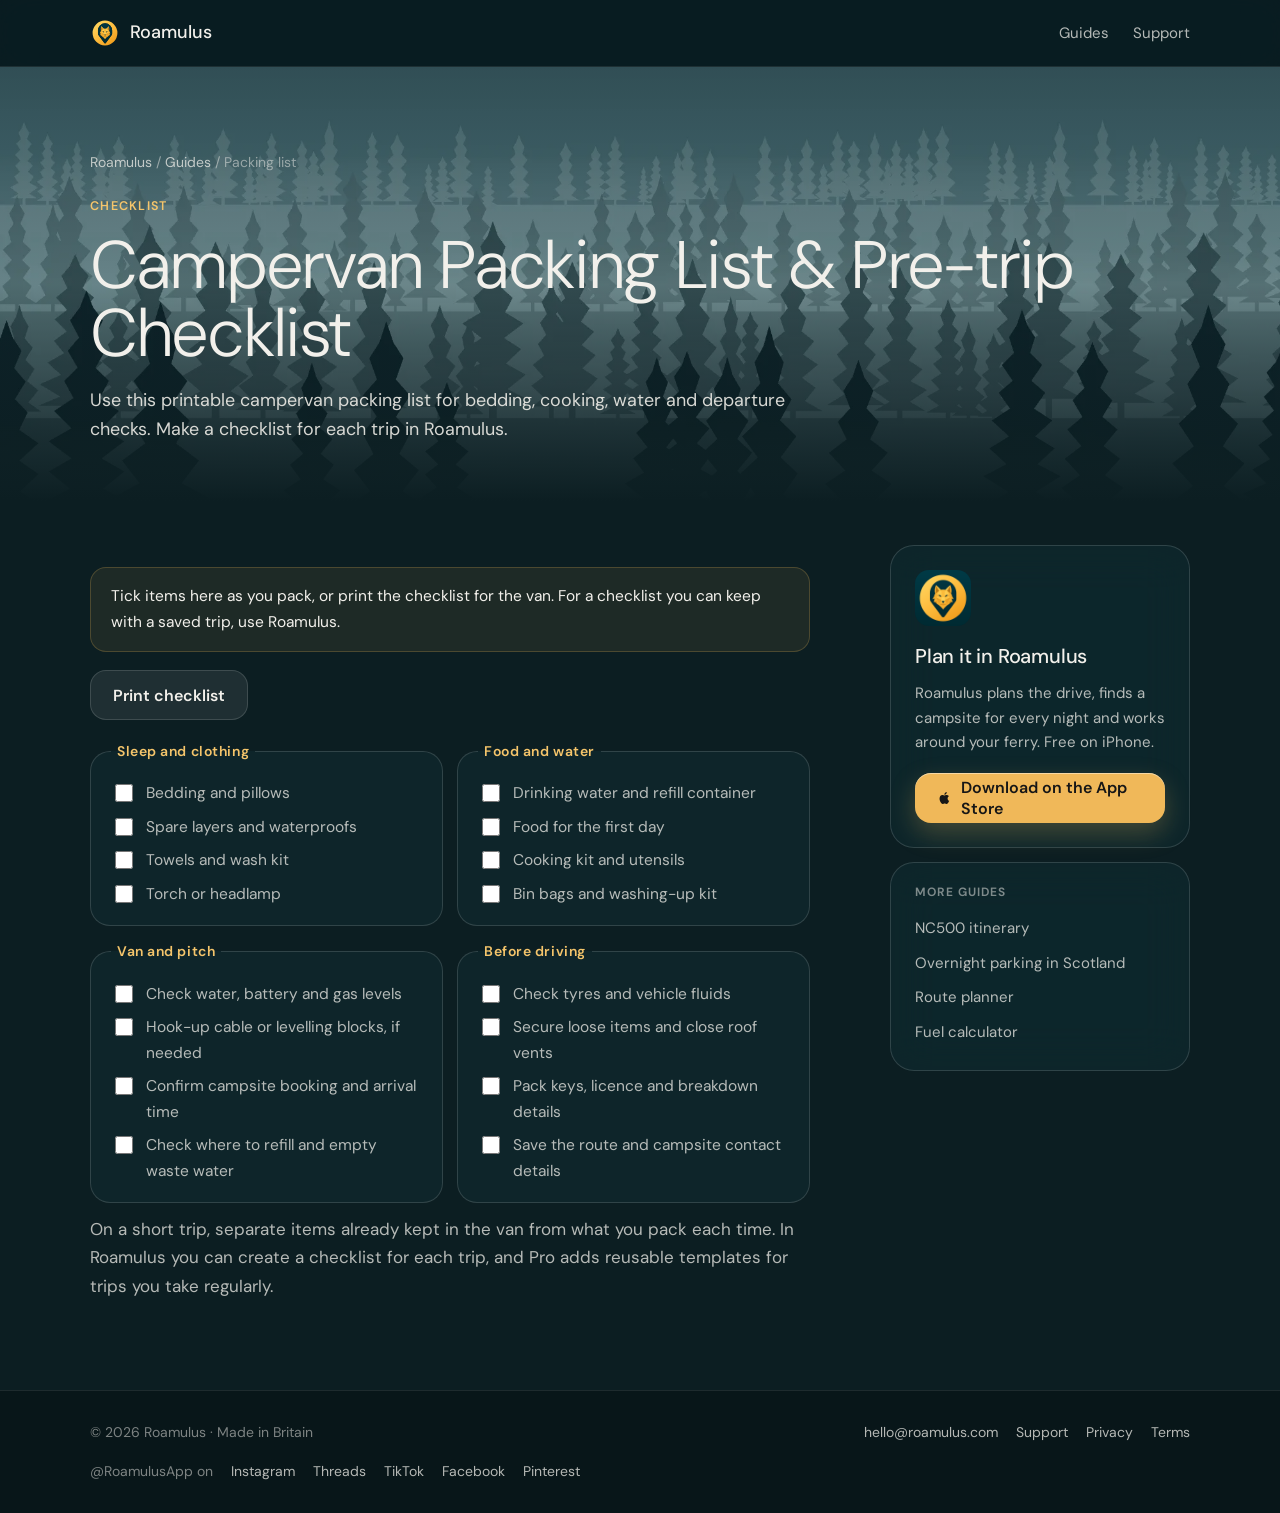
<file: campervan-packing-list/index.html>
<!doctype html>
<html lang="en-GB">
<head>
<meta charset="utf-8">
<meta name="viewport" content="width=device-width, initial-scale=1">
<title>Campervan Packing List &amp; Pre-trip Checklist | Roamulus</title>
<meta name="description" content="Use this printable campervan packing list for bedding, cooking, water and departure checks. Make a checklist for each trip in Roamulus.">
<link rel="canonical" href="https://roamulus.com/campervan-packing-list/">
<meta name="theme-color" content="#0c1e22">
<meta property="og:type" content="article">
<meta property="og:title" content="Campervan Packing List &amp; Pre-trip Checklist">
<meta property="og:description" content="Use this printable campervan packing list for bedding, cooking, water and departure checks. Make a checklist for each trip in Roamulus.">
<meta property="og:url" content="https://roamulus.com/campervan-packing-list/">
<meta property="og:image" content="https://roamulus.com/assets/og.jpg">
<link rel="icon" href="/assets/logo.svg" type="image/svg+xml">
<link rel="icon" href="/assets/favicon-32.png" sizes="32x32" type="image/png">
<link rel="apple-touch-icon" href="/assets/apple-touch-icon.png">
<link rel="stylesheet" href="/style.css">
<script defer src="/guides.js"></script>
<script type="application/ld+json">{"@context":"https://schema.org","@type":"BreadcrumbList","itemListElement":[{"@type":"ListItem","position":1,"name":"Roamulus","item":"https://roamulus.com/"},{"@type":"ListItem","position":2,"name":"Guides","item":"https://roamulus.com/#guides"},{"@type":"ListItem","position":3,"name":"Packing list","item":"https://roamulus.com/campervan-packing-list/"}]}</script>
</head>
<body>
<a class="skip" href="#main">Skip to content</a>
<header class="nav">
  <div class="wrap nav-inner">
    <a class="logo" href="/"><img src="/assets/logo.svg" alt="" width="30" height="30">Roamulus</a>
    <nav aria-label="Site"><a href="/#guides">Guides</a><a href="/support/">Support</a></nav>
  </div>
</header>
<main id="main">
<section class="page-head">
  <div class="wrap">
    <nav class="crumbs" aria-label="Breadcrumb"><a href="/">Roamulus</a> / <a href="/#guides">Guides</a> / Packing list</nav>
    <p class="eyebrow">Checklist</p>
    <h1>Campervan Packing List &amp; Pre-trip Checklist</h1>
    <p class="lead">Use this printable campervan packing list for bedding, cooking, water and departure checks. Make a checklist for each trip in Roamulus.</p>
  </div>
</section>
<div class="wrap guide">
<article><p class="guide-note">Tick items here as you pack, or print the checklist for the van. For a checklist you can keep with a saved trip, use Roamulus.</p>
<button class="btn btn-quiet guide-print" type="button">Print checklist</button>
<form class="packing-list">
<fieldset><legend>Sleep and clothing</legend><label><input type="checkbox"> Bedding and pillows</label><label><input type="checkbox"> Spare layers and waterproofs</label><label><input type="checkbox"> Towels and wash kit</label><label><input type="checkbox"> Torch or headlamp</label></fieldset>
<fieldset><legend>Food and water</legend><label><input type="checkbox"> Drinking water and refill container</label><label><input type="checkbox"> Food for the first day</label><label><input type="checkbox"> Cooking kit and utensils</label><label><input type="checkbox"> Bin bags and washing-up kit</label></fieldset>
<fieldset><legend>Van and pitch</legend><label><input type="checkbox"> Check water, battery and gas levels</label><label><input type="checkbox"> Hook-up cable or levelling blocks, if needed</label><label><input type="checkbox"> Confirm campsite booking and arrival time</label><label><input type="checkbox"> Check where to refill and empty waste water</label></fieldset>
<fieldset><legend>Before driving</legend><label><input type="checkbox"> Check tyres and vehicle fluids</label><label><input type="checkbox"> Secure loose items and close roof vents</label><label><input type="checkbox"> Pack keys, licence and breakdown details</label><label><input type="checkbox"> Save the route and campsite contact details</label></fieldset>
</form>
<p>On a short trip, separate items already kept in the van from what you pack each time. In Roamulus you can create a checklist for each trip, and Pro adds reusable templates for trips you take regularly.</p>
</article>
<aside class="guide-side">
  <div class="guide-cta glass"><img src="/assets/icon.png" alt="" width="56" height="56"><h2>Plan it in Roamulus</h2><p>Roamulus plans the drive, finds a campsite for every night and works around your ferry. Free on iPhone.</p><a class="btn" href="https://apps.apple.com/gb/app/id6836801511"><svg viewBox="0 0 24 24" aria-hidden="true"><path fill="currentColor" d="M16.4 12.6c0-2.3 1.9-3.4 2-3.5-1.1-1.6-2.8-1.8-3.4-1.8-1.4-.1-2.8.9-3.5.9-.7 0-1.8-.8-3-.8-1.5 0-3 .9-3.8 2.3-1.6 2.8-.4 7 1.2 9.3.8 1.1 1.7 2.4 2.9 2.3 1.2 0 1.6-.7 3-.7s1.8.7 3 .7c1.3 0 2.1-1.1 2.8-2.3.9-1.3 1.3-2.6 1.3-2.6s-2.5-1-2.5-3.8zM14.1 5.7c.6-.8 1.1-1.9 1-3-.9 0-2.1.6-2.7 1.4-.6.7-1.1 1.8-1 2.9 1 .1 2.1-.5 2.7-1.3z"/></svg>Download on the App Store</a></div>
  <nav class="guide-more glass" aria-label="More guides"><h2>More guides</h2><a href="/campervan-nc500-itinerary/">NC500 itinerary</a><a href="/campervan-overnight-parking-scotland/">Overnight parking in Scotland</a><a href="/campervan-route-planner/">Route planner</a><a href="/campervan-fuel-calculator/">Fuel calculator</a></nav>
</aside>
</div>
</main>
<footer class="footer">
  <div class="wrap footer-row">
    <p>© 2026 Roamulus · Made in Britain</p>
    <nav aria-label="Footer"><a href="mailto:hello@roamulus.com">hello@roamulus.com</a><a href="/support/">Support</a><a href="/privacy/">Privacy</a><a href="/terms/">Terms</a></nav>
  </div>
  <nav class="wrap social" aria-label="Roamulus on social media"><span>@RoamulusApp on</span><a href="https://www.instagram.com/roamulusapp/" rel="me noopener">Instagram</a><a href="https://www.threads.com/@roamulusapp" rel="me noopener">Threads</a><a href="https://www.tiktok.com/@roamulusapp" rel="me noopener">TikTok</a><a href="https://www.facebook.com/RoamulusApp" rel="me noopener">Facebook</a><a href="https://www.pinterest.com/roamulusapp/" rel="me noopener">Pinterest</a></nav>
</footer>
</body>
</html>
</file>
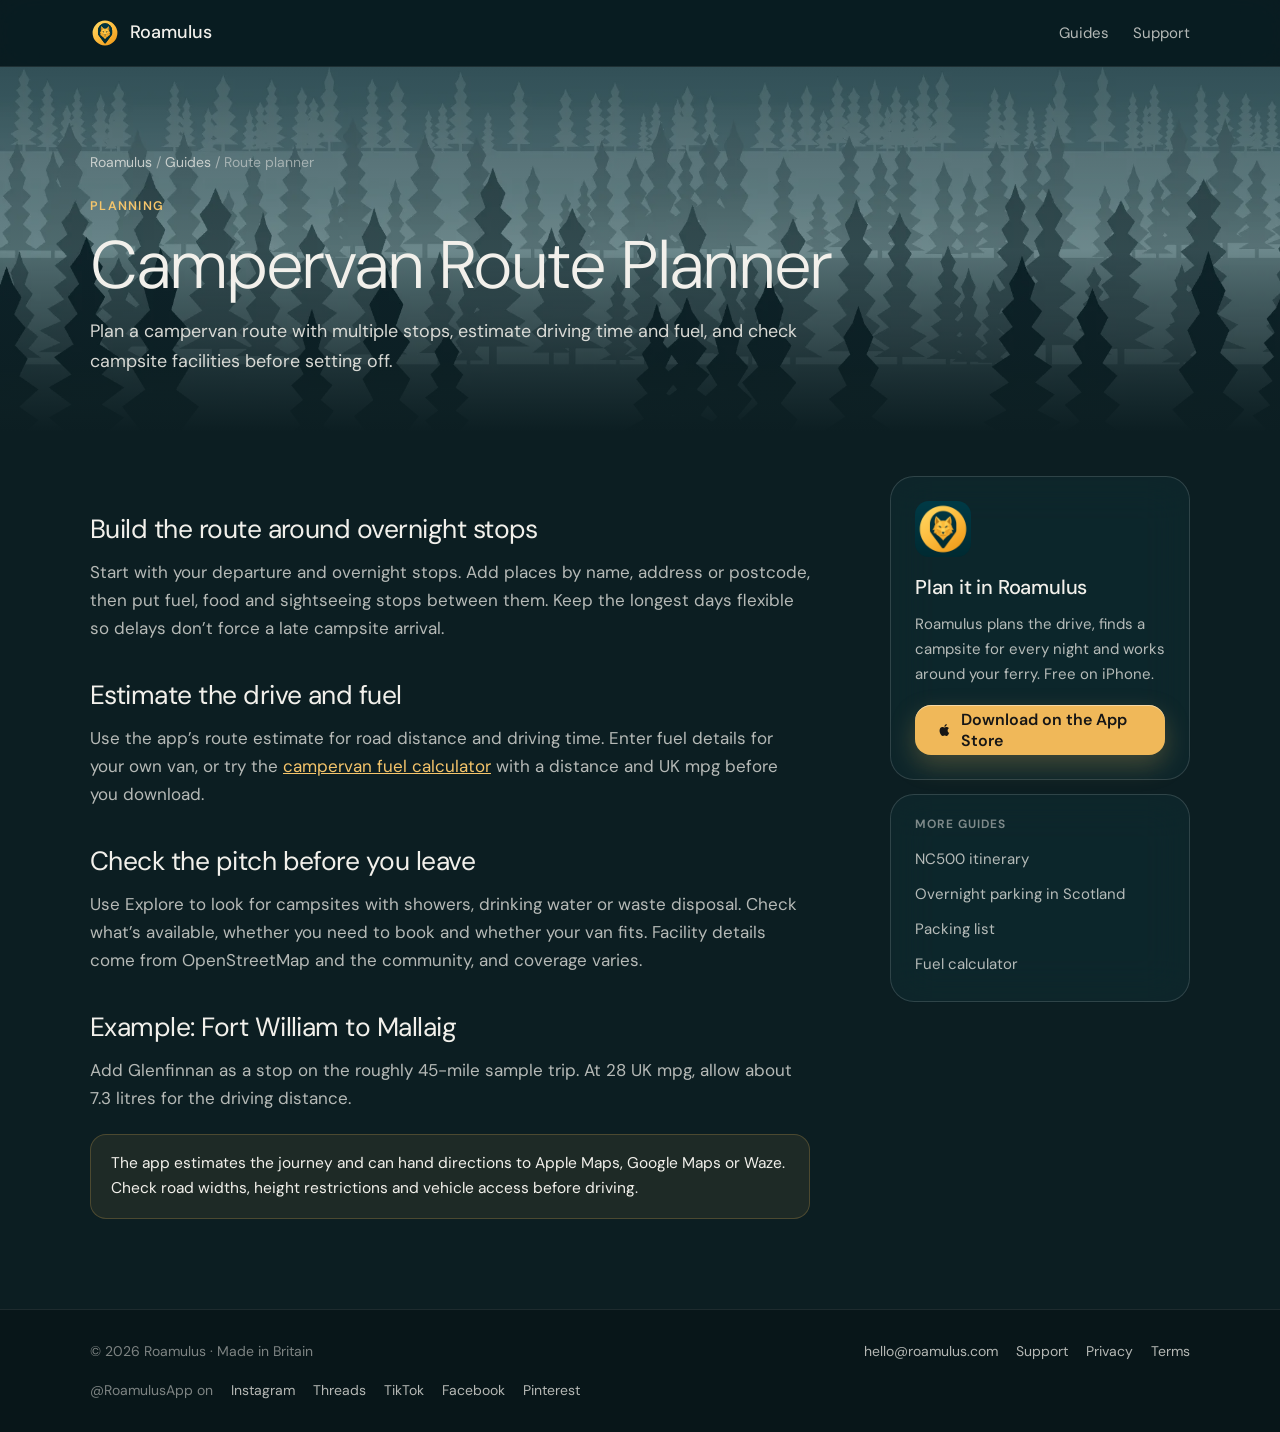
<file: campervan-route-planner/index.html>
<!doctype html>
<html lang="en-GB">
<head>
<meta charset="utf-8">
<meta name="viewport" content="width=device-width, initial-scale=1">
<title>Campervan Route Planner | Roamulus</title>
<meta name="description" content="Plan a campervan route with multiple stops, estimate driving time and fuel, and check campsite facilities before setting off.">
<link rel="canonical" href="https://roamulus.com/campervan-route-planner/">
<meta name="theme-color" content="#0c1e22">
<meta property="og:type" content="article">
<meta property="og:title" content="Campervan Route Planner">
<meta property="og:description" content="Plan a campervan route with multiple stops, estimate driving time and fuel, and check campsite facilities before setting off.">
<meta property="og:url" content="https://roamulus.com/campervan-route-planner/">
<meta property="og:image" content="https://roamulus.com/assets/og.jpg">
<link rel="icon" href="/assets/logo.svg" type="image/svg+xml">
<link rel="icon" href="/assets/favicon-32.png" sizes="32x32" type="image/png">
<link rel="apple-touch-icon" href="/assets/apple-touch-icon.png">
<link rel="stylesheet" href="/style.css">
<script type="application/ld+json">{"@context":"https://schema.org","@type":"BreadcrumbList","itemListElement":[{"@type":"ListItem","position":1,"name":"Roamulus","item":"https://roamulus.com/"},{"@type":"ListItem","position":2,"name":"Guides","item":"https://roamulus.com/#guides"},{"@type":"ListItem","position":3,"name":"Route planner","item":"https://roamulus.com/campervan-route-planner/"}]}</script>
</head>
<body>
<a class="skip" href="#main">Skip to content</a>
<header class="nav">
  <div class="wrap nav-inner">
    <a class="logo" href="/"><img src="/assets/logo.svg" alt="" width="30" height="30">Roamulus</a>
    <nav aria-label="Site"><a href="/#guides">Guides</a><a href="/support/">Support</a></nav>
  </div>
</header>
<main id="main">
<section class="page-head">
  <div class="wrap">
    <nav class="crumbs" aria-label="Breadcrumb"><a href="/">Roamulus</a> / <a href="/#guides">Guides</a> / Route planner</nav>
    <p class="eyebrow">Planning</p>
    <h1>Campervan Route Planner</h1>
    <p class="lead">Plan a campervan route with multiple stops, estimate driving time and fuel, and check campsite facilities before setting off.</p>
  </div>
</section>
<div class="wrap guide">
<article><h2>Build the route around overnight stops</h2>
<p>Start with your departure and overnight stops. Add places by name, address or postcode, then put fuel, food and sightseeing stops between them. Keep the longest days flexible so delays don’t force a late campsite arrival.</p>
<h2>Estimate the drive and fuel</h2>
<p>Use the app’s route estimate for road distance and driving time. Enter fuel details for your own van, or try the <a href="/campervan-fuel-calculator/">campervan fuel calculator</a> with a distance and UK mpg before you download.</p>
<h2>Check the pitch before you leave</h2>
<p>Use Explore to look for campsites with showers, drinking water or waste disposal. Check what’s available, whether you need to book and whether your van fits. Facility details come from OpenStreetMap and the community, and coverage varies.</p>
<h2>Example: Fort William to Mallaig</h2>
<p>Add Glenfinnan as a stop on the roughly 45-mile sample trip. At 28 UK mpg, allow about 7.3 litres for the driving distance.</p>
<p class="guide-note">The app estimates the journey and can hand directions to Apple Maps, Google Maps or Waze. Check road widths, height restrictions and vehicle access before driving.</p>
</article>
<aside class="guide-side">
  <div class="guide-cta glass"><img src="/assets/icon.png" alt="" width="56" height="56"><h2>Plan it in Roamulus</h2><p>Roamulus plans the drive, finds a campsite for every night and works around your ferry. Free on iPhone.</p><a class="btn" href="https://apps.apple.com/gb/app/id6836801511"><svg viewBox="0 0 24 24" aria-hidden="true"><path fill="currentColor" d="M16.4 12.6c0-2.3 1.9-3.4 2-3.5-1.1-1.6-2.8-1.8-3.4-1.8-1.4-.1-2.8.9-3.5.9-.7 0-1.8-.8-3-.8-1.5 0-3 .9-3.8 2.3-1.6 2.8-.4 7 1.2 9.3.8 1.1 1.7 2.4 2.9 2.3 1.2 0 1.6-.7 3-.7s1.8.7 3 .7c1.3 0 2.1-1.1 2.8-2.3.9-1.3 1.3-2.6 1.3-2.6s-2.5-1-2.5-3.8zM14.1 5.7c.6-.8 1.1-1.9 1-3-.9 0-2.1.6-2.7 1.4-.6.7-1.1 1.8-1 2.9 1 .1 2.1-.5 2.7-1.3z"/></svg>Download on the App Store</a></div>
  <nav class="guide-more glass" aria-label="More guides"><h2>More guides</h2><a href="/campervan-nc500-itinerary/">NC500 itinerary</a><a href="/campervan-overnight-parking-scotland/">Overnight parking in Scotland</a><a href="/campervan-packing-list/">Packing list</a><a href="/campervan-fuel-calculator/">Fuel calculator</a></nav>
</aside>
</div>
</main>
<footer class="footer">
  <div class="wrap footer-row">
    <p>© 2026 Roamulus · Made in Britain</p>
    <nav aria-label="Footer"><a href="mailto:hello@roamulus.com">hello@roamulus.com</a><a href="/support/">Support</a><a href="/privacy/">Privacy</a><a href="/terms/">Terms</a></nav>
  </div>
  <nav class="wrap social" aria-label="Roamulus on social media"><span>@RoamulusApp on</span><a href="https://www.instagram.com/roamulusapp/" rel="me noopener">Instagram</a><a href="https://www.threads.com/@roamulusapp" rel="me noopener">Threads</a><a href="https://www.tiktok.com/@roamulusapp" rel="me noopener">TikTok</a><a href="https://www.facebook.com/RoamulusApp" rel="me noopener">Facebook</a><a href="https://www.pinterest.com/roamulusapp/" rel="me noopener">Pinterest</a></nav>
</footer>
</body>
</html>
</file>
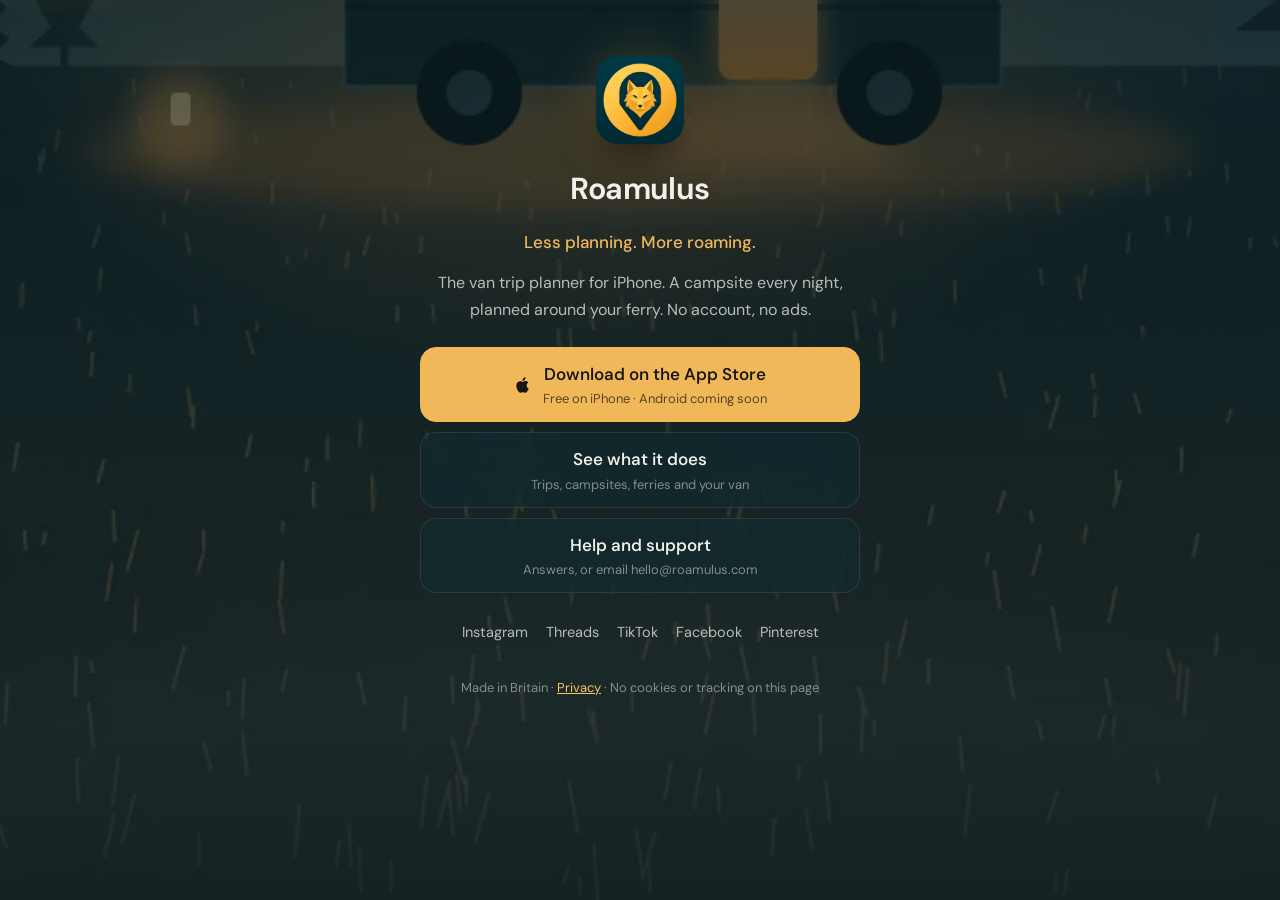
<file: links/index.html>
<!doctype html>
<html lang="en-GB">
<head>
<meta charset="utf-8">
<meta name="viewport" content="width=device-width, initial-scale=1">
<title>Roamulus · Links</title>
<meta name="description" content="Roamulus, the van trip planner for iPhone. Download it, get help, or follow @RoamulusApp.">
<link rel="canonical" href="https://roamulus.com/links/">
<meta name="theme-color" content="#0c1e22">
<meta property="og:type" content="website">
<meta property="og:title" content="Roamulus · Links">
<meta property="og:description" content="The van trip planner that finds a campsite for every night and works around your ferry.">
<meta property="og:url" content="https://roamulus.com/links/">
<meta property="og:image" content="https://roamulus.com/assets/og.jpg">
<link rel="icon" href="/assets/logo.svg" type="image/svg+xml">
<link rel="icon" href="/assets/favicon-32.png" sizes="32x32" type="image/png">
<link rel="apple-touch-icon" href="/assets/apple-touch-icon.png">
<link rel="stylesheet" href="/style.css">
<style>
.bio{min-height:100vh;display:grid;place-items:start center;padding:56px 20px 40px;background:linear-gradient(180deg,rgba(8,26,31,.72),rgba(8,26,31,.35) 55%,rgba(8,26,31,.75)),url(/assets/scene/camp-tall.webp) 50% 100%/cover no-repeat fixed,var(--bg)}
.bio-inner{width:min(440px,100%);display:grid;gap:14px;text-align:center}
.bio-icon{justify-self:center;border-radius:22px;box-shadow:0 18px 44px -14px rgba(0,0,0,.8),0 0 56px -14px rgba(240,184,89,.5)}
.bio h1{font-size:1.9rem;letter-spacing:-.02em;font-weight:650;margin-top:6px}
.bio-tag{color:var(--gold);font-weight:500}
.bio-lead{color:var(--text-2);font-size:1rem;margin-bottom:10px}
.bio-list{list-style:none;margin:0;padding:0;display:grid;gap:10px}
.bio-list a{-webkit-backdrop-filter:blur(18px);backdrop-filter:blur(18px);display:flex;align-items:center;justify-content:center;gap:10px;min-height:56px;padding:12px 20px;border-radius:16px;background:var(--surface);border:1px solid var(--line);color:var(--text);font-weight:560;text-decoration:none;transition:border-color .2s,transform .2s}
.bio-list a:hover{border-color:rgba(240,184,89,.5);transform:translateY(-1px)}
.bio-list a.primary{background:var(--gold);border-color:var(--gold);color:var(--gold-ink)}
.bio-list small{display:block;font-weight:400;font-size:13px;color:var(--text-3)}
.bio-list a.primary small{color:rgba(26,20,8,.7)}
.bio-list svg{width:20px;height:20px;flex:none}
.bio-soc{display:flex;flex-wrap:wrap;justify-content:center;gap:8px 18px;margin-top:14px;font-size:14.5px}
.bio-soc a{color:var(--text-2);text-decoration:none}
.bio-soc a:hover{color:var(--gold)}
.bio-note{margin-top:18px;font-size:13px;color:var(--text-3)}
</style>
</head>
<body>
<main id="main" class="bio">
  <div class="bio-inner">
    <img class="bio-icon" src="/assets/icon.png" alt="" width="88" height="88">
    <h1>Roamulus</h1>
    <p class="bio-tag">Less planning. More roaming.</p>
    <p class="bio-lead">The van trip planner for iPhone. A campsite every night, planned around your ferry. No account, no ads.</p>
    <ul class="bio-list">
      <li><a class="primary" href="https://apps.apple.com/gb/app/id6836801511"><svg viewBox="0 0 24 24" aria-hidden="true"><path fill="currentColor" d="M16.4 12.6c0-2.3 1.9-3.4 2-3.5-1.1-1.6-2.8-1.8-3.4-1.8-1.4-.1-2.8.9-3.5.9-.7 0-1.8-.8-3-.8-1.5 0-3 .9-3.8 2.3-1.6 2.8-.4 7 1.2 9.3.8 1.1 1.7 2.4 2.9 2.3 1.2 0 1.6-.7 3-.7s1.8.7 3 .7c1.3 0 2.1-1.1 2.8-2.3.9-1.3 1.3-2.6 1.3-2.6s-2.5-1-2.5-3.8zM14.1 5.7c.6-.8 1.1-1.9 1-3-.9 0-2.1.6-2.7 1.4-.6.7-1.1 1.8-1 2.9 1 .1 2.1-.5 2.7-1.3z"/></svg><span>Download on the App Store<small>Free on iPhone · Android coming soon</small></span></a></li>
      <li><a href="/#features"><span>See what it does<small>Trips, campsites, ferries and your van</small></span></a></li>
      <li><a href="/support/"><span>Help and support<small>Answers, or email hello@roamulus.com</small></span></a></li>
    </ul>
    <nav class="bio-soc" aria-label="Roamulus on social media"><a href="https://www.instagram.com/roamulusapp/" rel="me noopener">Instagram</a><a href="https://www.threads.com/@roamulusapp" rel="me noopener">Threads</a><a href="https://www.tiktok.com/@roamulusapp" rel="me noopener">TikTok</a><a href="https://www.facebook.com/RoamulusApp" rel="me noopener">Facebook</a><a href="https://www.pinterest.com/roamulusapp/" rel="me noopener">Pinterest</a></nav>
    <p class="bio-note">Made in Britain · <a href="/privacy/">Privacy</a> · No cookies or tracking on this page</p>
  </div>
</main>
</body>
</html>
</file>
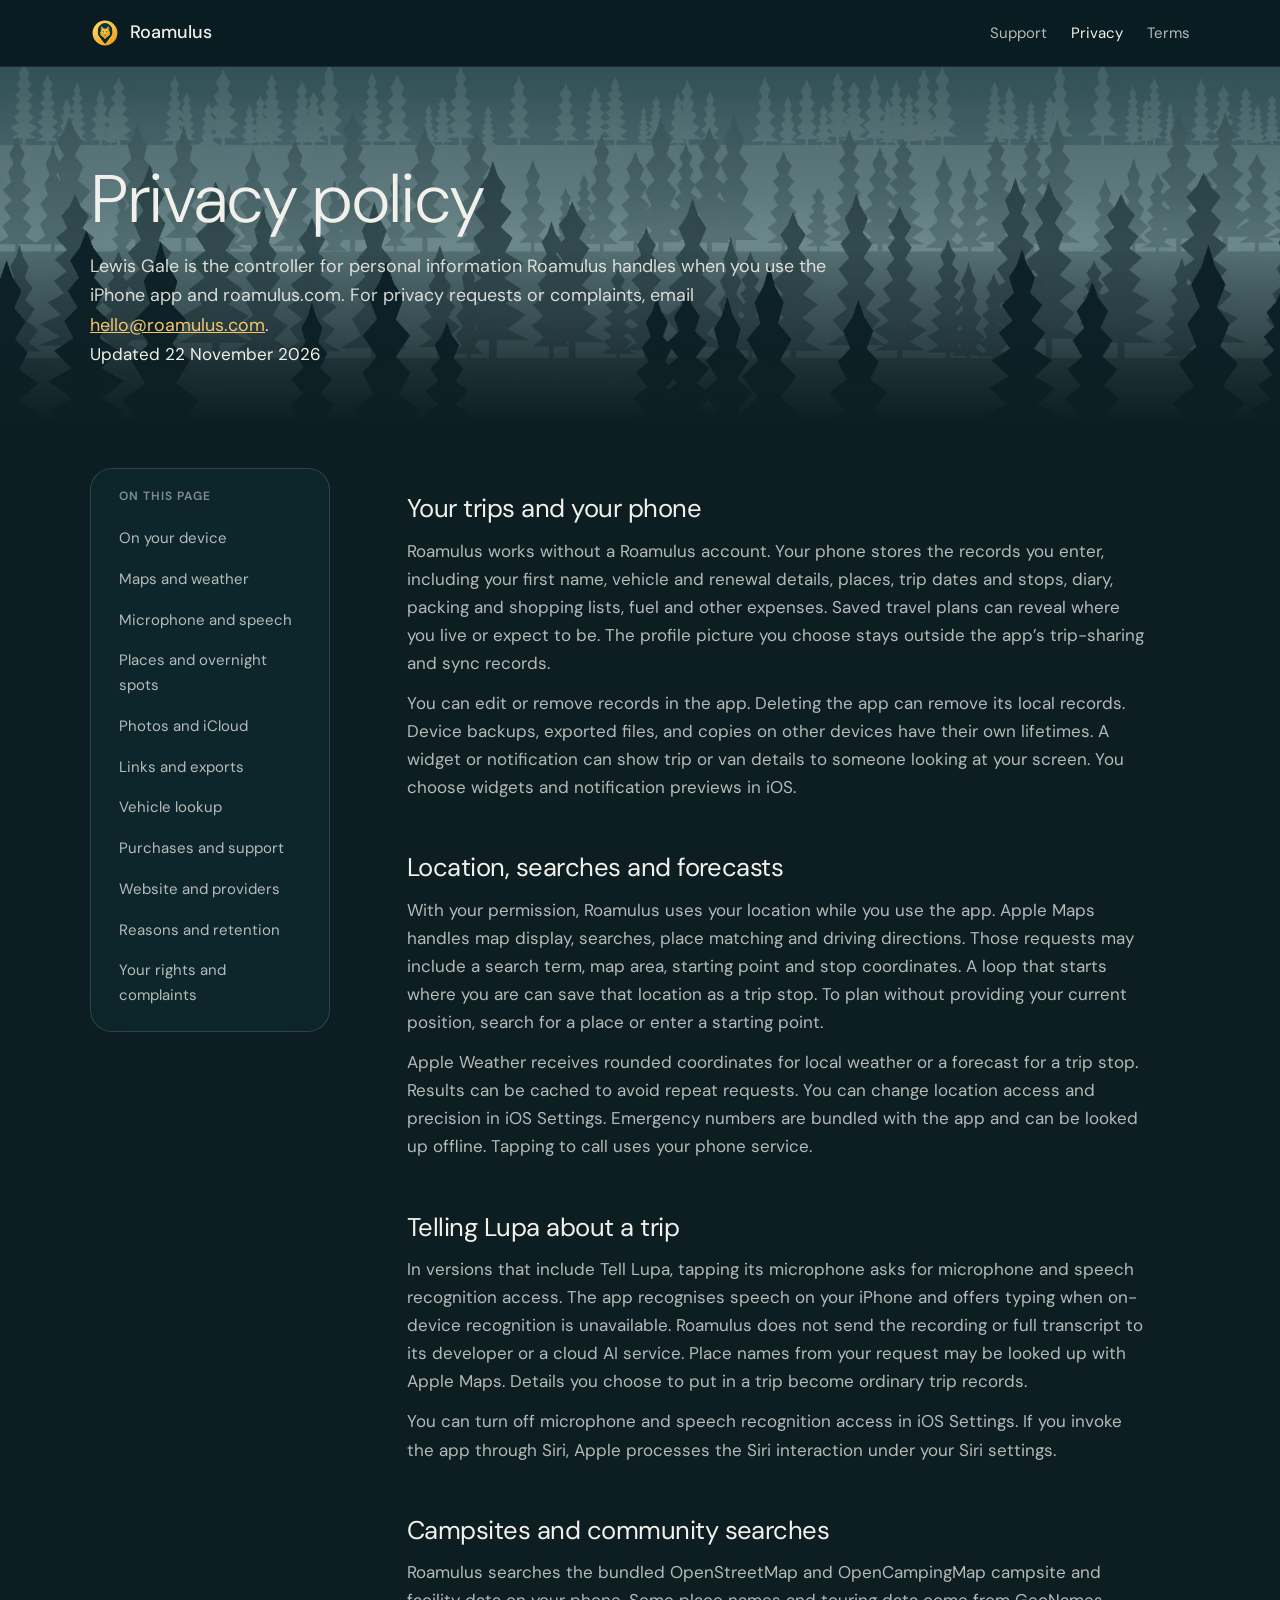
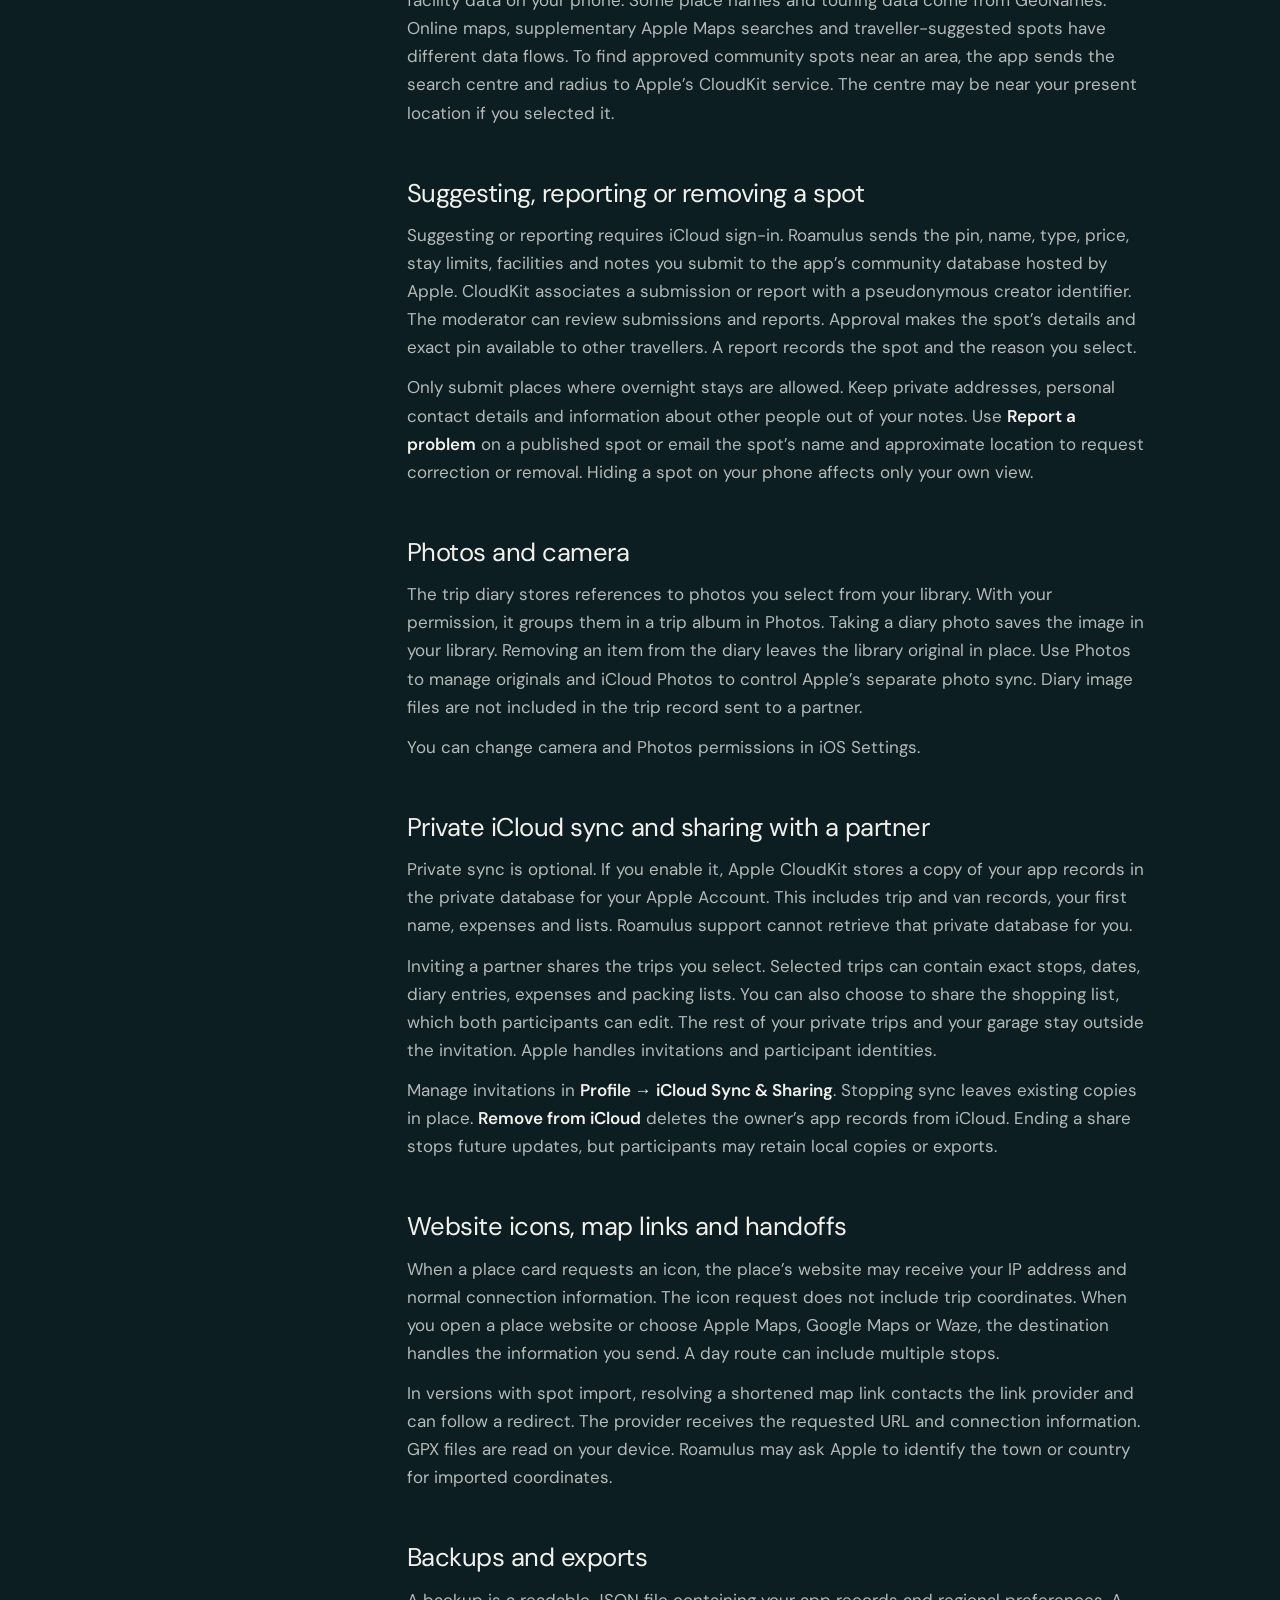
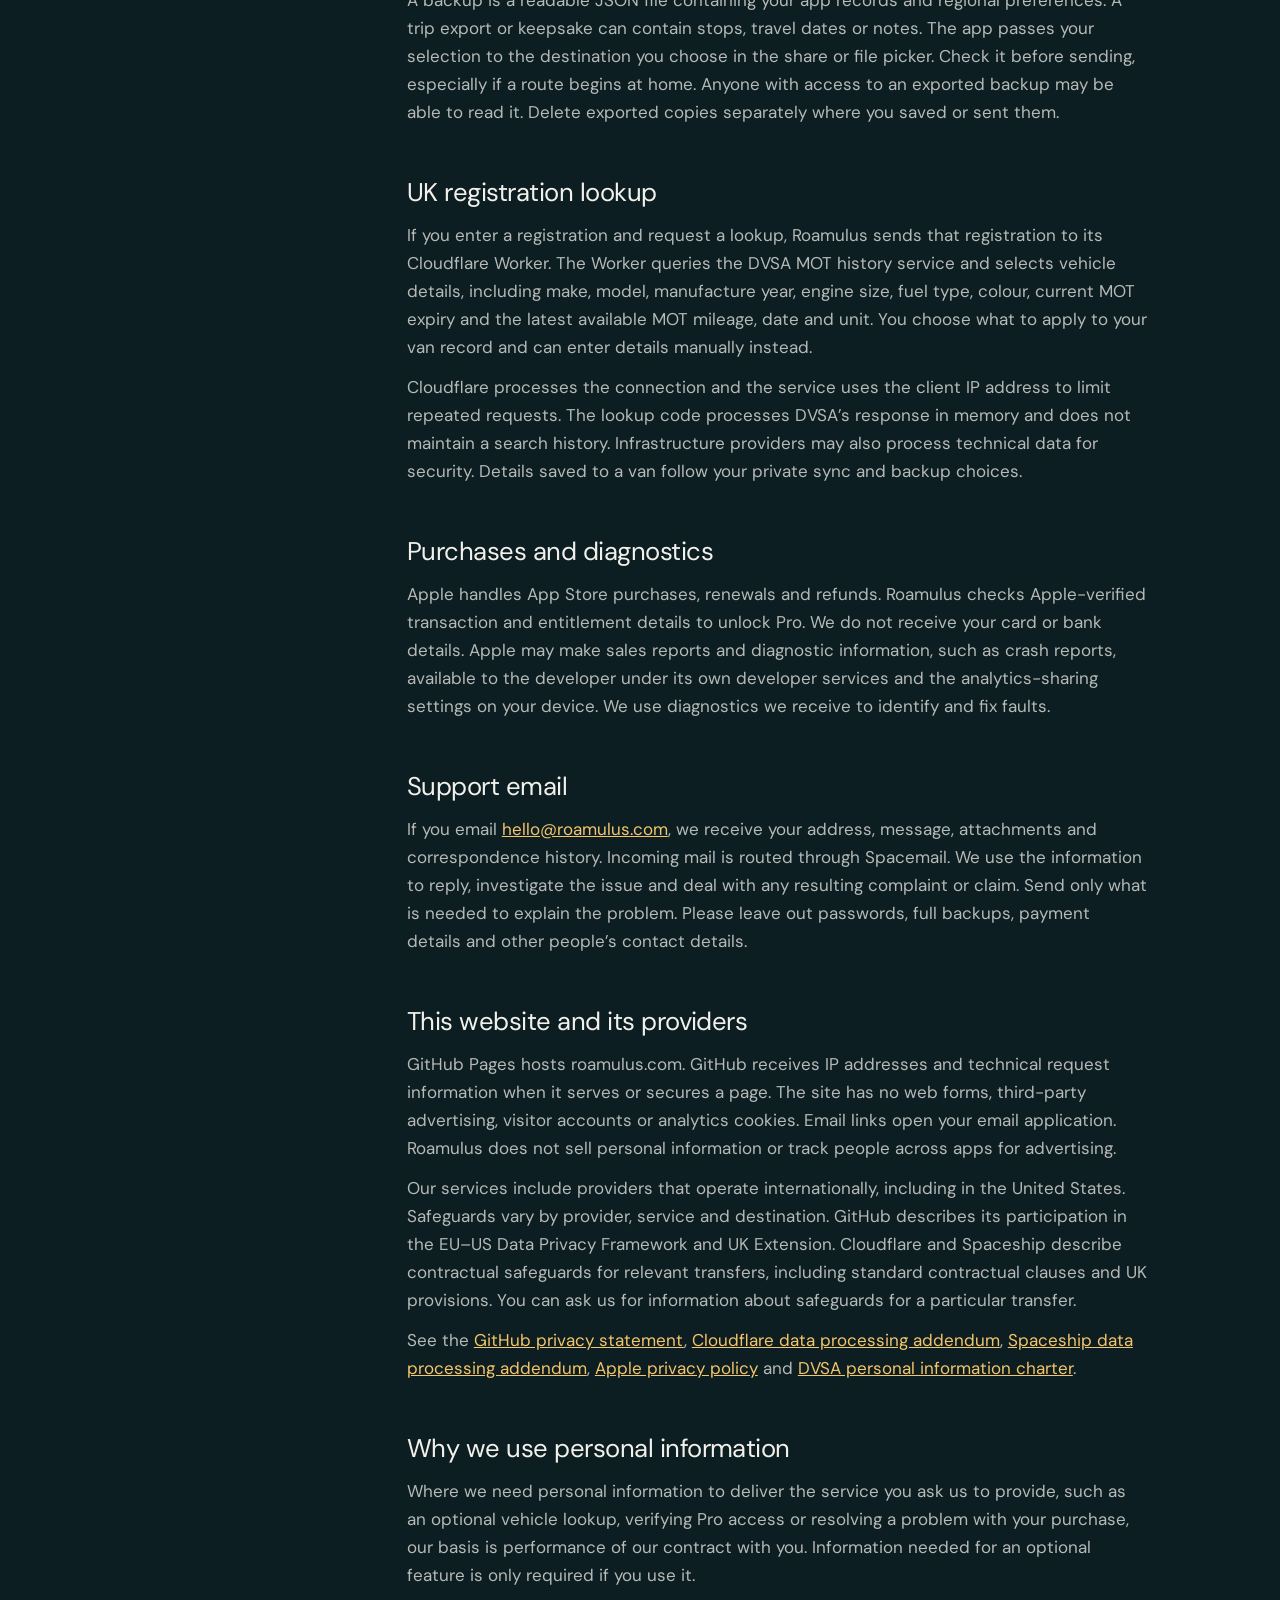
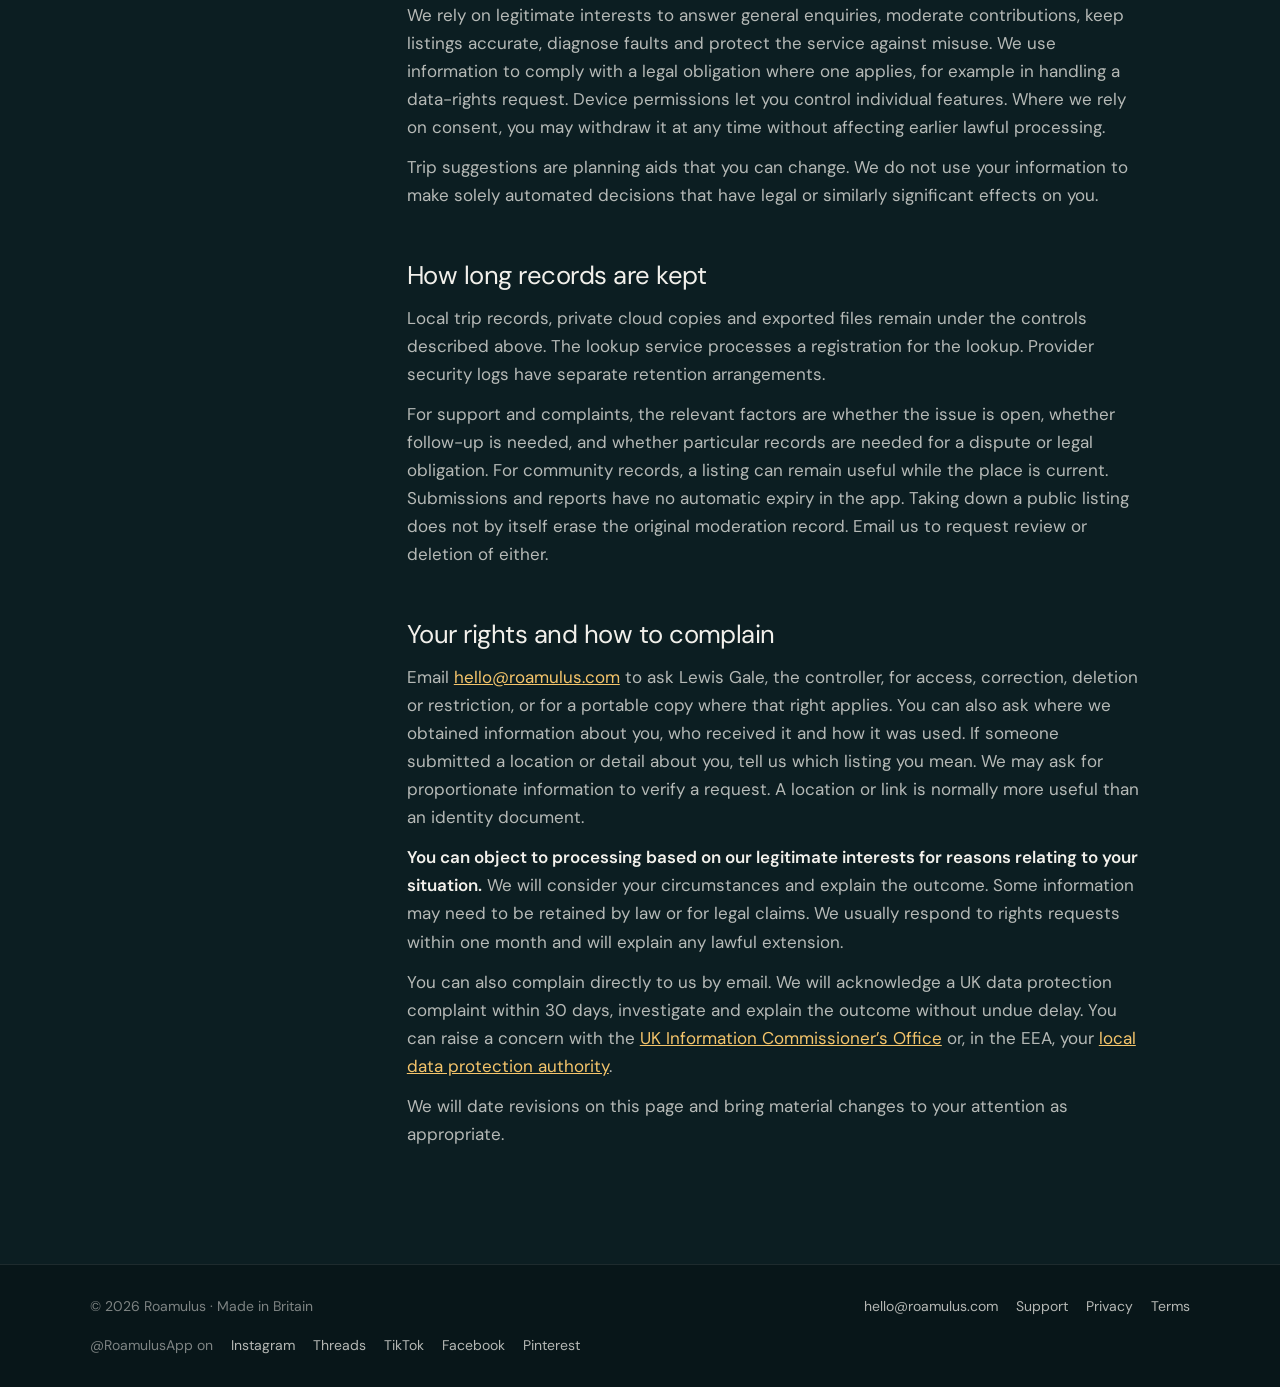
<file: privacy/index.html>
<!doctype html>
<html lang="en-GB">
<head>
<meta charset="utf-8">
<meta name="viewport" content="width=device-width, initial-scale=1">
<title>Privacy policy | Roamulus</title>
<meta name="description" content="How Roamulus handles trip records, sharing, location, purchases, support and your privacy rights.">
<link rel="canonical" href="https://roamulus.com/privacy/">
<meta name="theme-color" content="#0c1e22">
<meta property="og:title" content="Privacy policy | Roamulus">
<meta property="og:description" content="How Roamulus handles trip records, sharing, location, purchases, support and your privacy rights.">
<meta property="og:url" content="https://roamulus.com/privacy/">
<meta property="og:image" content="https://roamulus.com/assets/og.jpg">
<link rel="icon" href="/assets/logo.svg" type="image/svg+xml">
<link rel="icon" href="/assets/favicon-32.png" sizes="32x32" type="image/png">
<link rel="apple-touch-icon" href="/assets/apple-touch-icon.png">
<link rel="stylesheet" href="/style.css">
</head>
<body>
<a class="skip" href="#main">Skip to content</a>
<header class="nav">
  <div class="wrap nav-inner">
    <a class="logo" href="/"><img src="/assets/logo.svg" alt="" width="30" height="30">Roamulus</a>
    <nav aria-label="Site"><a href="/support/">Support</a><a href="/privacy/" aria-current="page">Privacy</a><a href="/terms/">Terms</a></nav>
  </div>
</header>
<main id="main">
  <section class="page-head">
    <div class="wrap">
      <h1>Privacy policy</h1>
      <p class="lead">Lewis Gale is the controller for personal information Roamulus handles when you use the iPhone app and roamulus.com. For privacy requests or complaints, email <a href="mailto:hello@roamulus.com">hello@roamulus.com</a>.</p>
      <p>Updated 22 November 2026</p>
    </div>
  </section>
  <div class="wrap doc-grid">
    <nav class="topics" aria-label="Page sections">
      <h2>On this page</h2>
      <a href="#device">On your device</a>
      <a href="#location">Maps and weather</a>
      <a href="#speech">Microphone and speech</a>
      <a href="#campsites">Places and overnight spots</a>
      <a href="#photos">Photos and iCloud</a>
      <a href="#icons">Links and exports</a>
      <a href="#registration">Vehicle lookup</a>
      <a href="#purchases">Purchases and support</a>
      <a href="#website">Website and providers</a>
      <a href="#basis">Reasons and retention</a>
      <a href="#choices">Your rights and complaints</a>
    </nav>
    <div class="doc legal-doc">
      <section id="device">
        <h2>Your trips and your phone</h2>
        <p>Roamulus works without a Roamulus account. Your phone stores the records you enter, including your first name, vehicle and renewal details, places, trip dates and stops, diary, packing and shopping lists, fuel and other expenses. Saved travel plans can reveal where you live or expect to be. The profile picture you choose stays outside the app’s trip-sharing and sync records.</p>
        <p>You can edit or remove records in the app. Deleting the app can remove its local records. Device backups, exported files, and copies on other devices have their own lifetimes. A widget or notification can show trip or van details to someone looking at your screen. You choose widgets and notification previews in iOS.</p>
      </section>

      <section id="location">
        <h2>Location, searches and forecasts</h2>
        <p>With your permission, Roamulus uses your location while you use the app. Apple Maps handles map display, searches, place matching and driving directions. Those requests may include a search term, map area, starting point and stop coordinates. A loop that starts where you are can save that location as a trip stop. To plan without providing your current position, search for a place or enter a starting point.</p>
        <p>Apple Weather receives rounded coordinates for local weather or a forecast for a trip stop. Results can be cached to avoid repeat requests. You can change location access and precision in iOS Settings. Emergency numbers are bundled with the app and can be looked up offline. Tapping to call uses your phone service.</p>
      </section>

      <section id="speech">
        <h2>Telling Lupa about a trip</h2>
        <p>In versions that include Tell Lupa, tapping its microphone asks for microphone and speech recognition access. The app recognises speech on your iPhone and offers typing when on-device recognition is unavailable. Roamulus does not send the recording or full transcript to its developer or a cloud AI service. Place names from your request may be looked up with Apple Maps. Details you choose to put in a trip become ordinary trip records.</p>
        <p>You can turn off microphone and speech recognition access in iOS Settings. If you invoke the app through Siri, Apple processes the Siri interaction under your Siri settings.</p>
      </section>

      <section id="campsites">
        <h2>Campsites and community searches</h2>
        <p>Roamulus searches the bundled OpenStreetMap and OpenCampingMap campsite and facility data on your phone. Some place names and touring data come from GeoNames. Online maps, supplementary Apple Maps searches and traveller-suggested spots have different data flows. To find approved community spots near an area, the app sends the search centre and radius to Apple’s CloudKit service. The centre may be near your present location if you selected it.</p>
      </section>

      <section id="spots">
        <h2>Suggesting, reporting or removing a spot</h2>
        <p>Suggesting or reporting requires iCloud sign-in. Roamulus sends the pin, name, type, price, stay limits, facilities and notes you submit to the app’s community database hosted by Apple. CloudKit associates a submission or report with a pseudonymous creator identifier. The moderator can review submissions and reports. Approval makes the spot’s details and exact pin available to other travellers. A report records the spot and the reason you select.</p>
        <p>Only submit places where overnight stays are allowed. Keep private addresses, personal contact details and information about other people out of your notes. Use <strong>Report a problem</strong> on a published spot or email the spot’s name and approximate location to request correction or removal. Hiding a spot on your phone affects only your own view.</p>
      </section>

      <section id="photos">
        <h2>Photos and camera</h2>
        <p>The trip diary stores references to photos you select from your library. With your permission, it groups them in a trip album in Photos. Taking a diary photo saves the image in your library. Removing an item from the diary leaves the library original in place. Use Photos to manage originals and iCloud Photos to control Apple’s separate photo sync. Diary image files are not included in the trip record sent to a partner.</p>
        <p>You can change camera and Photos permissions in iOS Settings.</p>
      </section>

      <section id="icloud">
        <h2>Private iCloud sync and sharing with a partner</h2>
        <p>Private sync is optional. If you enable it, Apple CloudKit stores a copy of your app records in the private database for your Apple Account. This includes trip and van records, your first name, expenses and lists. Roamulus support cannot retrieve that private database for you.</p>
        <p>Inviting a partner shares the trips you select. Selected trips can contain exact stops, dates, diary entries, expenses and packing lists. You can also choose to share the shopping list, which both participants can edit. The rest of your private trips and your garage stay outside the invitation. Apple handles invitations and participant identities.</p>
        <p>Manage invitations in <strong>Profile → iCloud Sync &amp; Sharing</strong>. Stopping sync leaves existing copies in place. <strong>Remove from iCloud</strong> deletes the owner’s app records from iCloud. Ending a share stops future updates, but participants may retain local copies or exports.</p>
      </section>

      <section id="icons">
        <h2>Website icons, map links and handoffs</h2>
        <p>When a place card requests an icon, the place’s website may receive your IP address and normal connection information. The icon request does not include trip coordinates. When you open a place website or choose Apple Maps, Google Maps or Waze, the destination handles the information you send. A day route can include multiple stops.</p>
        <p>In versions with spot import, resolving a shortened map link contacts the link provider and can follow a redirect. The provider receives the requested URL and connection information. GPX files are read on your device. Roamulus may ask Apple to identify the town or country for imported coordinates.</p>
      </section>

      <section id="exports">
        <h2>Backups and exports</h2>
        <p>A backup is a readable JSON file containing your app records and regional preferences. A trip export or keepsake can contain stops, travel dates or notes. The app passes your selection to the destination you choose in the share or file picker. Check it before sending, especially if a route begins at home. Anyone with access to an exported backup may be able to read it. Delete exported copies separately where you saved or sent them.</p>
      </section>

      <section id="registration">
        <h2>UK registration lookup</h2>
        <p>If you enter a registration and request a lookup, Roamulus sends that registration to its Cloudflare Worker. The Worker queries the DVSA MOT history service and selects vehicle details, including make, model, manufacture year, engine size, fuel type, colour, current MOT expiry and the latest available MOT mileage, date and unit. You choose what to apply to your van record and can enter details manually instead.</p>
        <p>Cloudflare processes the connection and the service uses the client IP address to limit repeated requests. The lookup code processes DVSA’s response in memory and does not maintain a search history. Infrastructure providers may also process technical data for security. Details saved to a van follow your private sync and backup choices.</p>
      </section>

      <section id="purchases">
        <h2>Purchases and diagnostics</h2>
        <p>Apple handles App Store purchases, renewals and refunds. Roamulus checks Apple-verified transaction and entitlement details to unlock Pro. We do not receive your card or bank details. Apple may make sales reports and diagnostic information, such as crash reports, available to the developer under its own developer services and the analytics-sharing settings on your device. We use diagnostics we receive to identify and fix faults.</p>
      </section>

      <section id="support">
        <h2>Support email</h2>
        <p>If you email <a href="mailto:hello@roamulus.com">hello@roamulus.com</a>, we receive your address, message, attachments and correspondence history. Incoming mail is routed through Spacemail. We use the information to reply, investigate the issue and deal with any resulting complaint or claim. Send only what is needed to explain the problem. Please leave out passwords, full backups, payment details and other people’s contact details.</p>
      </section>

      <section id="website">
        <h2>This website and its providers</h2>
        <p>GitHub Pages hosts roamulus.com. GitHub receives IP addresses and technical request information when it serves or secures a page. The site has no web forms, third-party advertising, visitor accounts or analytics cookies. Email links open your email application. Roamulus does not sell personal information or track people across apps for advertising.</p>
        <p>Our services include providers that operate internationally, including in the United States. Safeguards vary by provider, service and destination. GitHub describes its participation in the EU–US Data Privacy Framework and UK Extension. Cloudflare and Spaceship describe contractual safeguards for relevant transfers, including standard contractual clauses and UK provisions. You can ask us for information about safeguards for a particular transfer.</p>
        <p>See the <a href="https://docs.github.com/en/site-policy/privacy-policies/github-general-privacy-statement">GitHub privacy statement</a>, <a href="https://www.cloudflare.com/cloudflare-customer-dpa/">Cloudflare data processing addendum</a>, <a href="https://www.spaceship.com/legal/data-processing-addendum/">Spaceship data processing addendum</a>, <a href="https://www.apple.com/legal/privacy/">Apple privacy policy</a> and <a href="https://www.gov.uk/government/organisations/driver-and-vehicle-standards-agency/about/personal-information-charter">DVSA personal information charter</a>.</p>
      </section>

      <section id="basis">
        <h2>Why we use personal information</h2>
        <p>Where we need personal information to deliver the service you ask us to provide, such as an optional vehicle lookup, verifying Pro access or resolving a problem with your purchase, our basis is performance of our contract with you. Information needed for an optional feature is only required if you use it.</p>
        <p>We rely on legitimate interests to answer general enquiries, moderate contributions, keep listings accurate, diagnose faults and protect the service against misuse. We use information to comply with a legal obligation where one applies, for example in handling a data-rights request. Device permissions let you control individual features. Where we rely on consent, you may withdraw it at any time without affecting earlier lawful processing.</p>
        <p>Trip suggestions are planning aids that you can change. We do not use your information to make solely automated decisions that have legal or similarly significant effects on you.</p>
      </section>

      <section id="retention">
        <h2>How long records are kept</h2>
        <p>Local trip records, private cloud copies and exported files remain under the controls described above. The lookup service processes a registration for the lookup. Provider security logs have separate retention arrangements.</p>
        <p>For support and complaints, the relevant factors are whether the issue is open, whether follow-up is needed, and whether particular records are needed for a dispute or legal obligation. For community records, a listing can remain useful while the place is current. Submissions and reports have no automatic expiry in the app. Taking down a public listing does not by itself erase the original moderation record. Email us to request review or deletion of either.</p>
      </section>

      <section id="choices">
        <h2>Your rights and how to complain</h2>
        <p>Email <a href="mailto:hello@roamulus.com">hello@roamulus.com</a> to ask Lewis Gale, the controller, for access, correction, deletion or restriction, or for a portable copy where that right applies. You can also ask where we obtained information about you, who received it and how it was used. If someone submitted a location or detail about you, tell us which listing you mean. We may ask for proportionate information to verify a request. A location or link is normally more useful than an identity document.</p>
        <p><strong>You can object to processing based on our legitimate interests for reasons relating to your situation.</strong> We will consider your circumstances and explain the outcome. Some information may need to be retained by law or for legal claims. We usually respond to rights requests within one month and will explain any lawful extension.</p>
        <p>You can also complain directly to us by email. We will acknowledge a UK data protection complaint within 30 days, investigate and explain the outcome without undue delay. You can raise a concern with the <a href="https://ico.org.uk/make-a-complaint/">UK Information Commissioner’s Office</a> or, in the EEA, your <a href="https://www.edpb.europa.eu/about-edpb/our-members_en">local data protection authority</a>.</p>
        <p>We will date revisions on this page and bring material changes to your attention as appropriate.</p>
      </section>
    </div>
  </div>
</main>
<footer class="footer">
  <div class="wrap footer-row">
    <p>© 2026 Roamulus · Made in Britain</p>
    <nav aria-label="Footer"><a href="mailto:hello@roamulus.com">hello@roamulus.com</a><a href="/support/">Support</a><a href="/privacy/">Privacy</a><a href="/terms/">Terms</a></nav>
  </div>
  <nav class="wrap social" aria-label="Roamulus on social media"><span>@RoamulusApp on</span><a href="https://www.instagram.com/roamulusapp/" rel="me noopener">Instagram</a><a href="https://www.threads.com/@roamulusapp" rel="me noopener">Threads</a><a href="https://www.tiktok.com/@roamulusapp" rel="me noopener">TikTok</a><a href="https://www.facebook.com/RoamulusApp" rel="me noopener">Facebook</a><a href="https://www.pinterest.com/roamulusapp/" rel="me noopener">Pinterest</a></nav>
</footer>
</body>
</html>
</file>
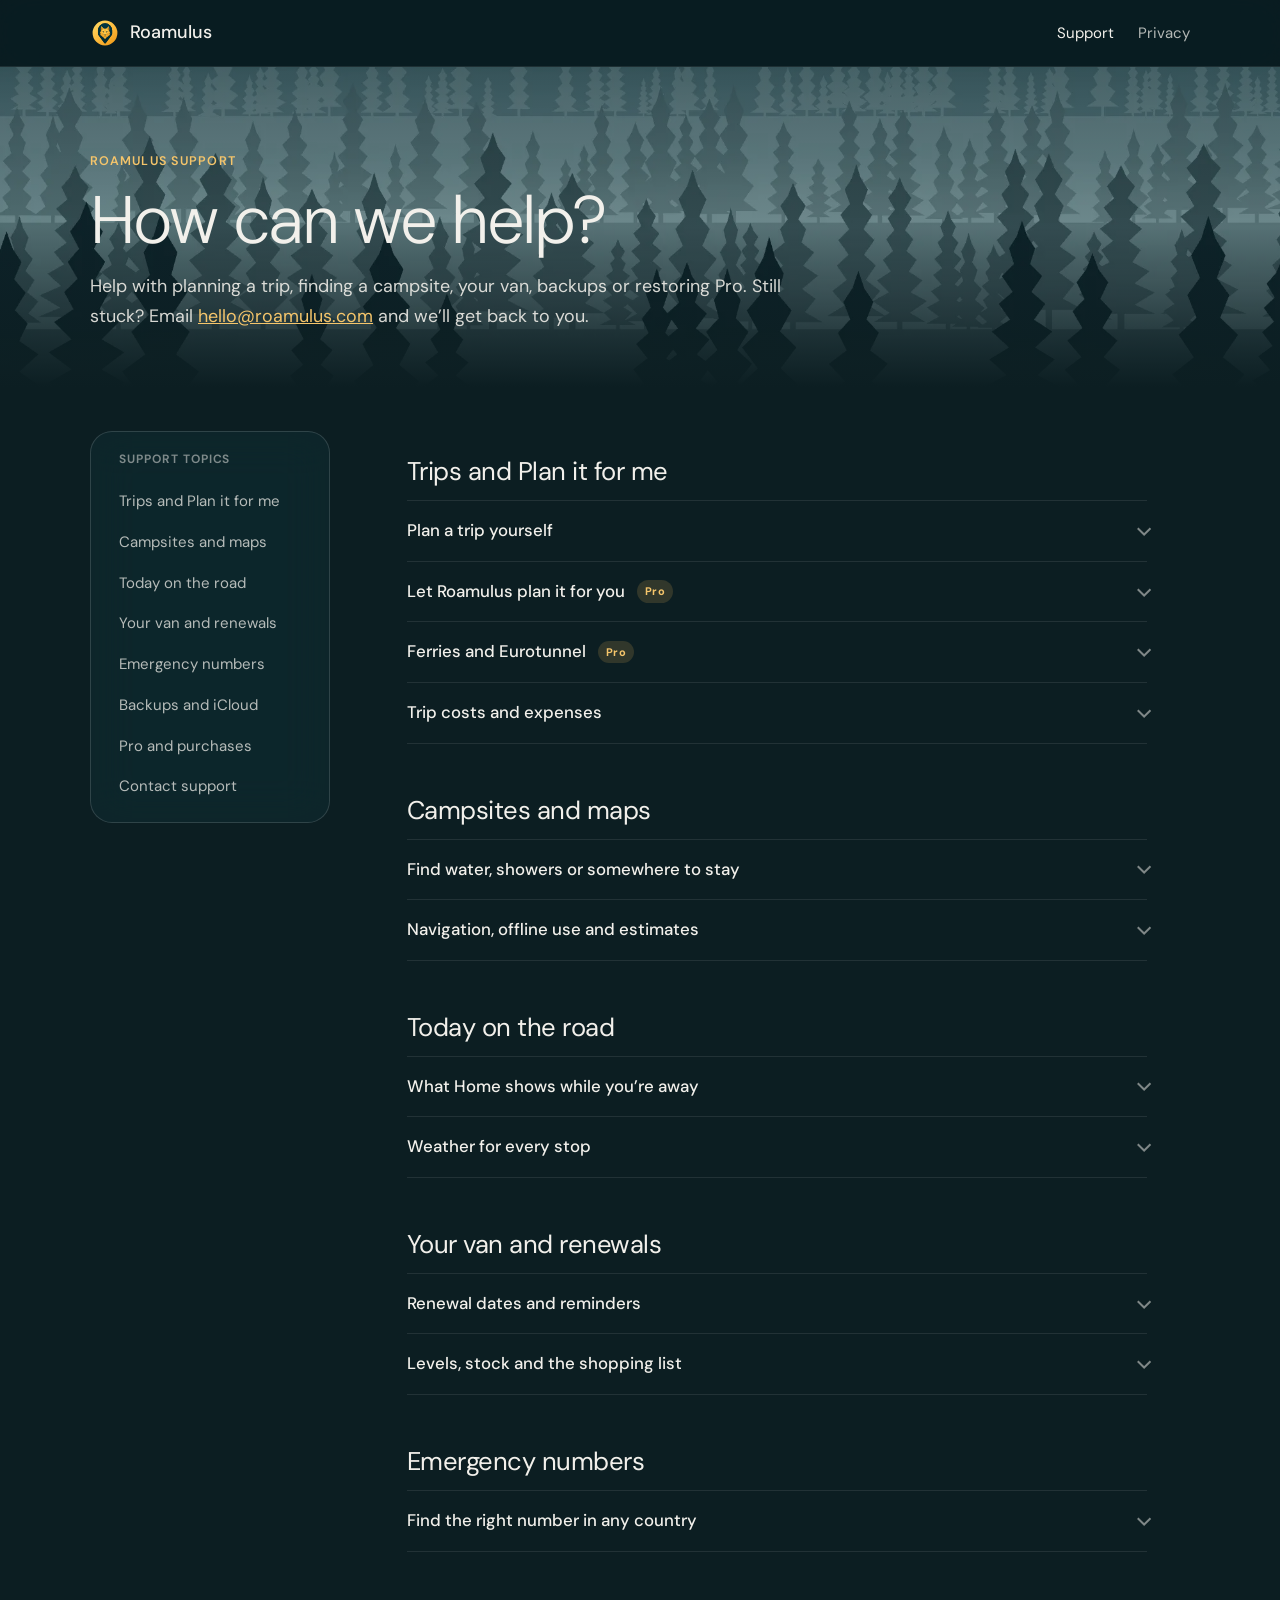
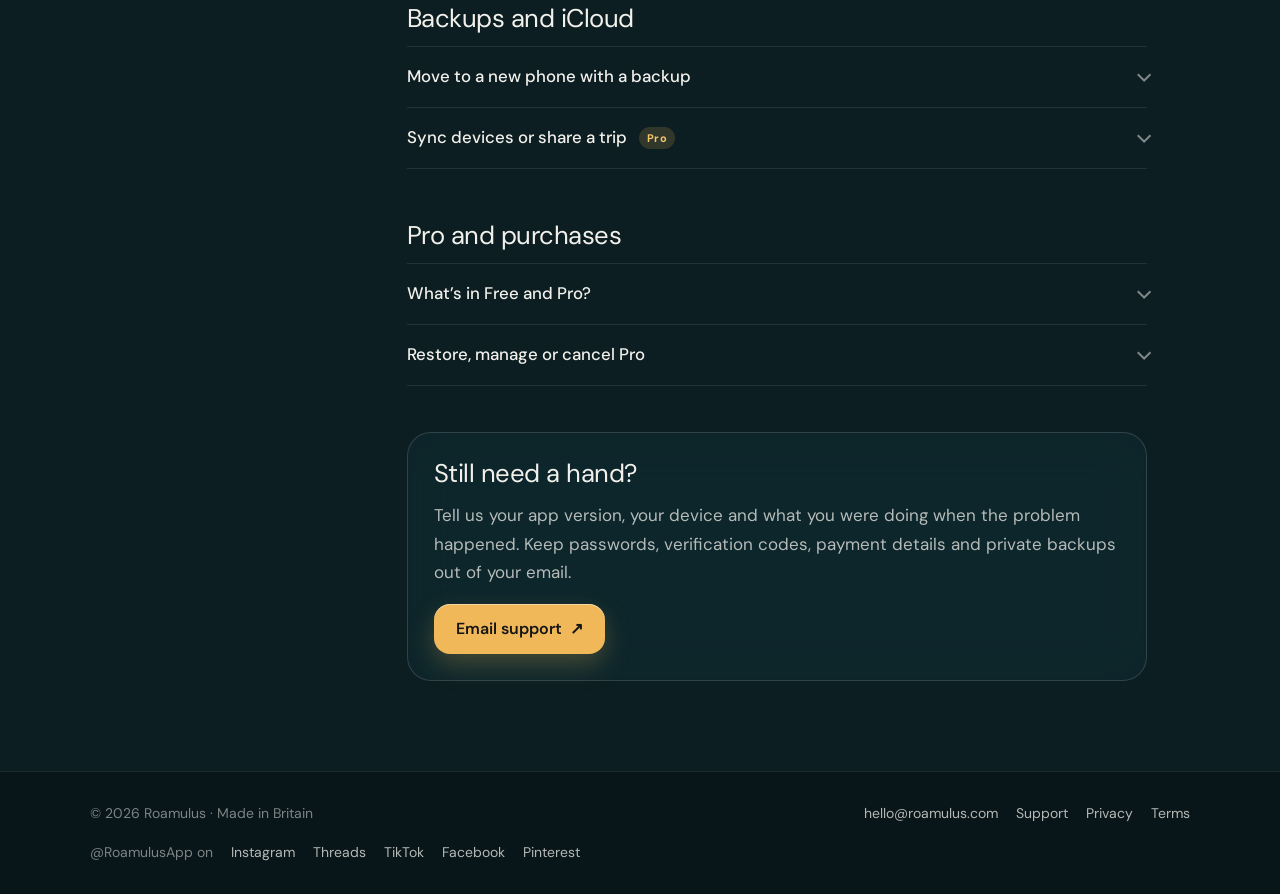
<file: support/index.html>
<!doctype html>
<html lang="en-GB">
<head>
<meta charset="utf-8">
<meta name="viewport" content="width=device-width, initial-scale=1">
<title>Support | Roamulus</title>
<meta name="description" content="Help with Roamulus: trips, Plan it for me, campsites, your van, backups, iCloud and Pro.">
<link rel="canonical" href="https://roamulus.com/support/">
<meta name="theme-color" content="#0c1e22">
<meta property="og:title" content="Support | Roamulus">
<meta property="og:description" content="Help with Roamulus: trips, Plan it for me, campsites, your van, backups, iCloud and Pro.">
<meta property="og:url" content="https://roamulus.com/support/">
<meta property="og:image" content="https://roamulus.com/assets/og.jpg">
<link rel="icon" href="/assets/logo.svg" type="image/svg+xml">
<link rel="icon" href="/assets/favicon-32.png" sizes="32x32" type="image/png">
<link rel="apple-touch-icon" href="/assets/apple-touch-icon.png">
<link rel="stylesheet" href="/style.css">
</head>
<body>
<a class="skip" href="#main">Skip to content</a>
<header class="nav">
  <div class="wrap nav-inner">
    <a class="logo" href="/"><img src="/assets/logo.svg" alt="" width="30" height="30">Roamulus</a>
    <nav aria-label="Site"><a href="/support/" aria-current="page">Support</a><a href="/privacy/">Privacy</a></nav>
  </div>
</header>
<main id="main">
<section class="page-head">
  <div class="wrap">
    <p class="eyebrow">Roamulus support</p>
    <h1>How can we help?</h1>
    <p class="lead">Help with planning a trip, finding a campsite, your van, backups or restoring Pro. Still stuck? Email <a href="mailto:hello@roamulus.com?subject=Roamulus%20support">hello@roamulus.com</a> and we’ll get back to you.</p>
  </div>
</section>
<div class="wrap doc-grid">
    <nav class="topics" aria-label="Support topics">
      <h2>Support topics</h2>
      <a href="#trips">Trips and Plan it for me</a>
      <a href="#explore">Campsites and maps</a>
      <a href="#today">Today on the road</a>
      <a href="#van">Your van and renewals</a>
      <a href="#emergency">Emergency numbers</a>
      <a href="#backups">Backups and iCloud</a>
      <a href="#pro">Pro and purchases</a>
      <a href="#contact">Contact support</a>
    </nav>

    <div class="doc help">
      <section id="trips">
        <h2>Trips and Plan it for me</h2>
        <details><summary>Plan a trip yourself</summary><p>Start a trip, say where you’re heading, then add stops by place name, address or postcode. The <strong>+</strong> button on every trip adds a stop, a payment, a diary entry or something to buy. Free plans one trip at a time, and every trip you finish is kept as a milestone.</p></details>
        <details><summary>Let Roamulus plan it for you <span class="tag">Pro</span></summary><p>Start a trip and choose <strong>Plan it for me</strong>. Pick a destination, a region or a whole country, one way or a round trip, and how long you like to drive each day. Tell it if children or a dog are coming. Roamulus splits the journey into days, adds a campsite for every night and suggests places to visit. Don’t fancy a campsite? Swap it for another nearby. Check the plan before you set off.</p></details>
        <details><summary>Ferries and Eurotunnel <span class="tag">Pro</span></summary><p>When you plan a trip across the Channel, pick your crossing, or leave it blank and Plan it for me chooses one. Stops are kept on the right side of the water, and what you paid goes into your trip budget. Always check sailing times with the operator.</p></details>
        <details><summary>Trip costs and expenses</summary><p>Open a trip’s <strong>Money</strong> section to set a budget by category. With Pro, log expenses from any stop and see them against your budget.</p></details>
      </section>

      <section id="explore">
        <h2>Campsites and maps</h2>
        <details><summary>Find water, showers or somewhere to stay</summary><p>Open <strong>Explore</strong> and search an area. You’ll find campsites, overnight stops, fresh water, toilets, showers, waste disposal, fuel, supermarkets and launderettes, plus garages, vets, pharmacies and hospitals. With Pro, filter overnight stops by what they offer. Details come from OpenStreetMap and the community, so always check access, facilities and overnight rules with the site.</p></details>
        <details><summary>Navigation, offline use and estimates</summary><p>Open any stop in Apple Maps, Google Maps or Waze. Searches, maps and weather need a connection, so download offline maps in Apple Maps before you go if you’ll be out of signal. Your saved trips and van records work offline. Drive times, distances, fuel and costs are estimates: check that roads suit your vehicle.</p></details>
      </section>

      <section id="today">
        <h2>Today on the road</h2>
        <details><summary>What Home shows while you’re away</summary><p>During a trip, Home leads with today: your next stop and drive, tonight’s campsite, any crossing, the weather and what’s on your shopping list. Lupa keeps watch overnight, too.</p></details>
        <details><summary>Weather for every stop</summary><p>Each stop shows the forecast for the day you’ll be there. Severe weather on your route shows on Home, windy crossing days are flagged, and on rainy days you can find indoor places nearby. Weather needs a connection.</p></details>
      </section>

      <section id="van">
        <h2>Your van and renewals</h2>
        <details><summary>Renewal dates and reminders</summary><p>Add your MOT, insurance and road tax dates in <strong>My Van</strong>, and Roamulus counts down and nudges you before anything’s due. You can look up a UK van by its registration to fill in its details and MOT date. Check dates against your own documents.</p></details>
        <details><summary>Levels, stock and the shopping list</summary><p>Record water, waste, gas and battery levels in <strong>My Van</strong>, and keep track of what you use up. When something runs low it goes on your shopping list. With Pro, share one list with your travel partner. Change units and currency in <strong>Profile</strong>.</p></details>
      </section>

      <section id="emergency">
        <h2>Emergency numbers</h2>
        <details><summary>Find the right number in any country</summary><p>Police, ambulance and fire numbers for over 240 countries are saved in the app, with search, so they work without data. Tap a number to call. They’re free for everyone, always. If you’re ever unsure, 112 works across Europe and on many mobile networks elsewhere.</p></details>
      </section>

      <section id="backups">
        <h2>Backups and iCloud</h2>
        <details><summary>Move to a new phone with a backup</summary><p>Open <strong>Profile → Backup &amp; Restore</strong> on your old phone and save a backup somewhere you can reach from the new one. Open the same screen on the new phone and restore it. Restoring replaces the app’s records after you confirm. Keep backup files private.</p></details>
        <details><summary>Sync devices or share a trip <span class="tag">Pro</span></summary><p>Open <strong>Profile → iCloud Sync &amp; Sharing</strong> to turn on sync, and sign in to the same Apple Account on your own devices. To share a trip, choose it and invite your travel partner from the sharing screen. They join for free. Manage who has access from the same screen.</p></details>
      </section>

      <section id="pro">
        <h2>Pro and purchases</h2>
        <details><summary>What’s in Free and Pro?</summary><p>Free gives you Explore, your van, emergency numbers, one trip at a time and every trip you’ve ever taken. Pro adds Plan it for me, unlimited trips, overnight facility filters, sharing with your partner, expenses, reusable packing lists, more than one van, trip reminders, exports and iCloud sync.</p></details>
        <details><summary>Restore, manage or cancel Pro</summary><p>Use the Apple Account you bought with, and open <strong>Roamulus Pro → Restore Purchases</strong> in Profile. Apple shows the plans and local prices before you buy. Subscriptions renew until cancelled in <strong>Settings → Apple Account → Subscriptions</strong>. Lifetime Pro is a one-off purchase, and buying it doesn’t cancel an existing subscription.</p><p>For billing or refund requests, use <a href="https://reportaproblem.apple.com/">Apple’s purchase support</a>.</p></details>
      </section>

      <section id="contact" class="contact">
        <h2>Still need a hand?</h2>
        <p>Tell us your app version, your device and what you were doing when the problem happened. Keep passwords, verification codes, payment details and private backups out of your email.</p>
        <a class="btn" href="mailto:hello@roamulus.com?subject=Roamulus%20support">Email support <span class="arrow" aria-hidden="true">↗</span></a>
      </section>
    </div>
</div>
</main>
<footer class="footer">
  <div class="wrap footer-row">
    <p>© 2026 Roamulus · Made in Britain</p>
    <nav aria-label="Footer"><a href="mailto:hello@roamulus.com">hello@roamulus.com</a><a href="/support/">Support</a><a href="/privacy/">Privacy</a><a href="/terms/">Terms</a></nav>
  </div>
  <nav class="wrap social" aria-label="Roamulus on social media"><span>@RoamulusApp on</span><a href="https://www.instagram.com/roamulusapp/" rel="me noopener">Instagram</a><a href="https://www.threads.com/@roamulusapp" rel="me noopener">Threads</a><a href="https://www.tiktok.com/@roamulusapp" rel="me noopener">TikTok</a><a href="https://www.facebook.com/RoamulusApp" rel="me noopener">Facebook</a><a href="https://www.pinterest.com/roamulusapp/" rel="me noopener">Pinterest</a></nav>
</footer>
</body>
</html>
</file>
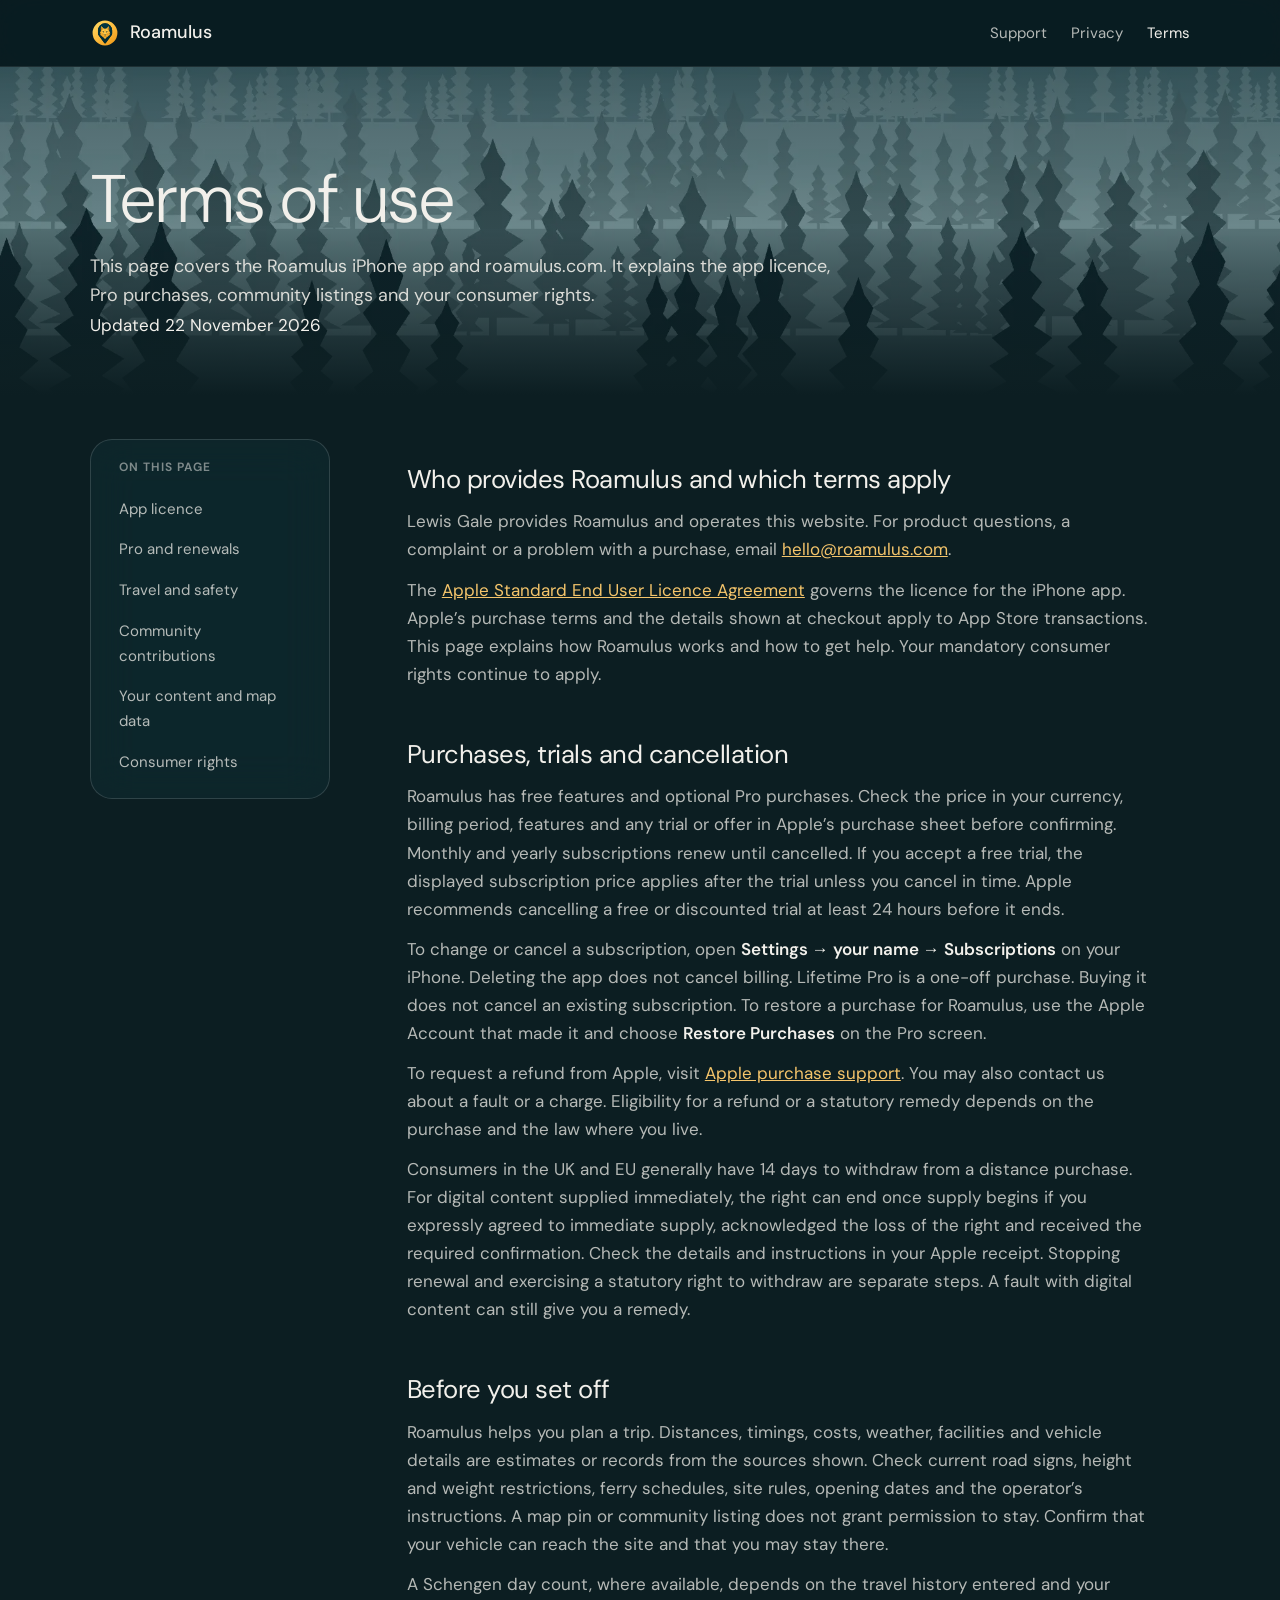
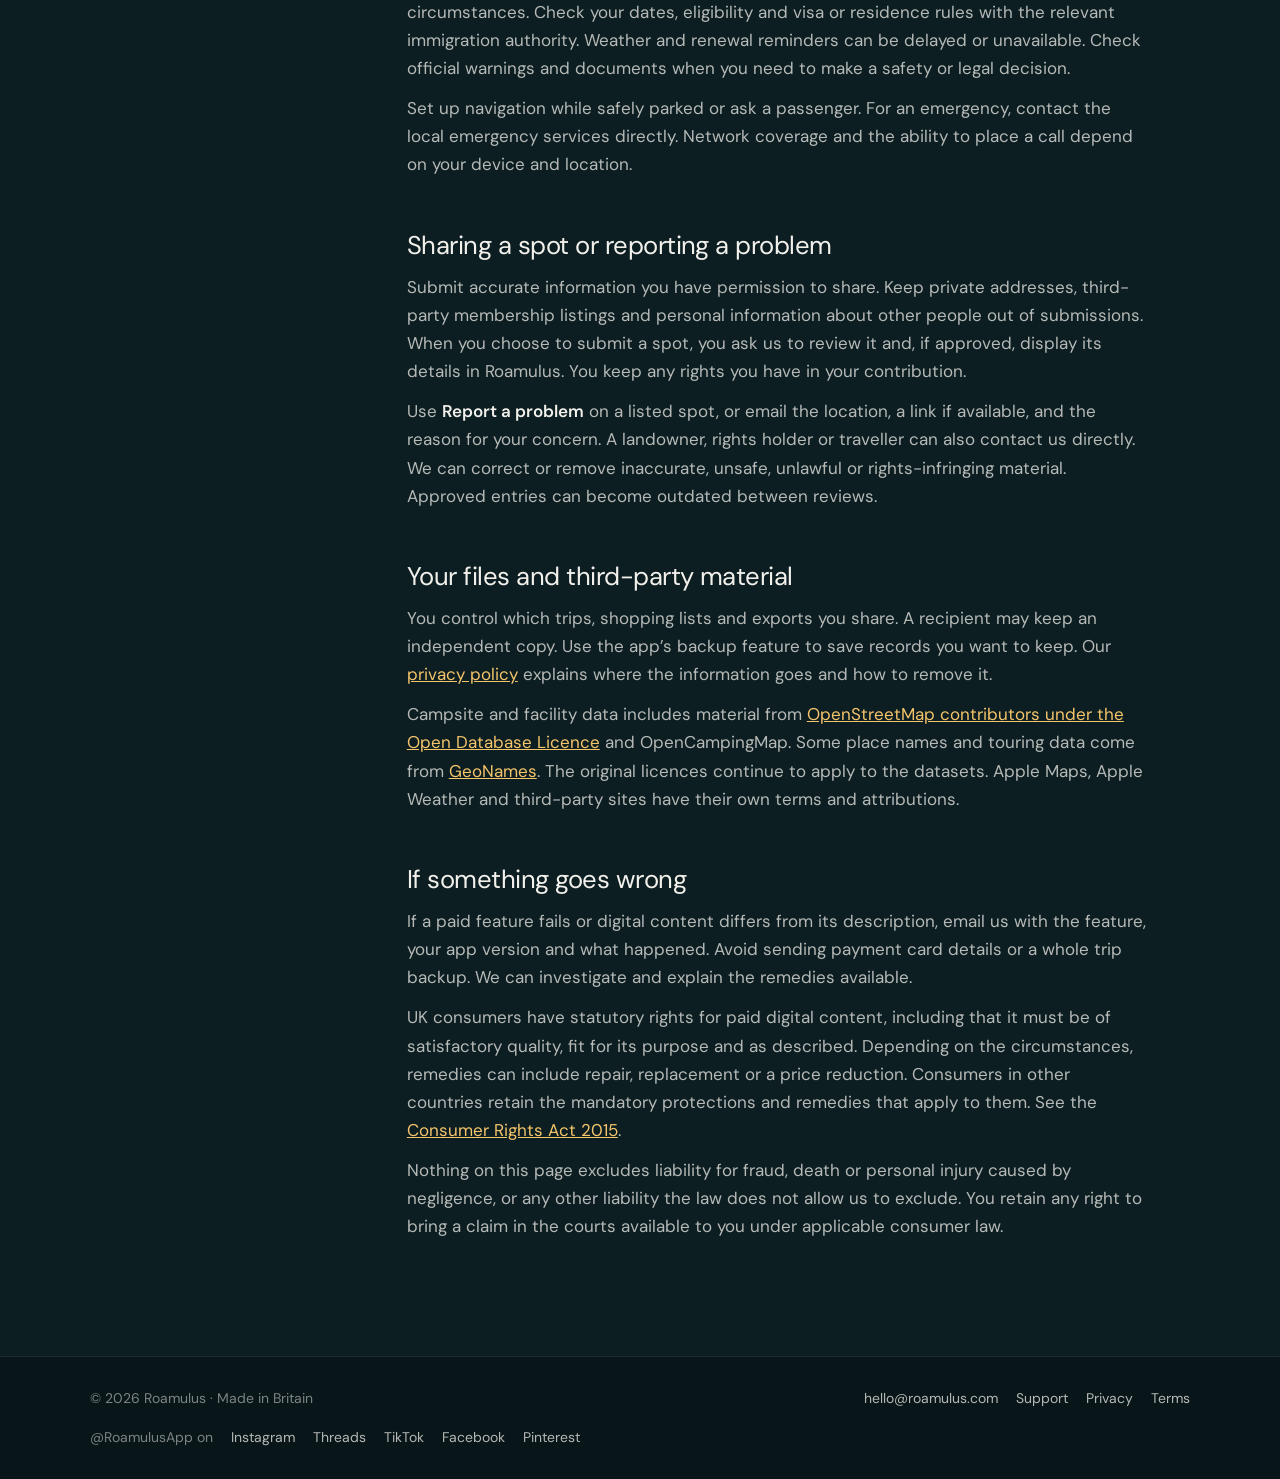
<file: terms/index.html>
<!doctype html>
<html lang="en-GB">
<head>
<meta charset="utf-8">
<meta name="viewport" content="width=device-width, initial-scale=1">
<title>Terms of use | Roamulus</title>
<meta name="description" content="The Roamulus iPhone app licence, subscriptions, trip planning, community contributions and consumer rights.">
<link rel="canonical" href="https://roamulus.com/terms/">
<meta name="theme-color" content="#0c1e22">
<meta property="og:title" content="Terms of use | Roamulus">
<meta property="og:description" content="The Roamulus iPhone app licence, subscriptions, trip planning, community contributions and consumer rights.">
<meta property="og:url" content="https://roamulus.com/terms/">
<meta property="og:image" content="https://roamulus.com/assets/og.jpg">
<link rel="icon" href="/assets/logo.svg" type="image/svg+xml">
<link rel="icon" href="/assets/favicon-32.png" sizes="32x32" type="image/png">
<link rel="apple-touch-icon" href="/assets/apple-touch-icon.png">
<link rel="stylesheet" href="/style.css">
</head>
<body>
<a class="skip" href="#main">Skip to content</a>
<header class="nav">
  <div class="wrap nav-inner">
    <a class="logo" href="/"><img src="/assets/logo.svg" alt="" width="30" height="30">Roamulus</a>
    <nav aria-label="Site"><a href="/support/">Support</a><a href="/privacy/">Privacy</a><a href="/terms/" aria-current="page">Terms</a></nav>
  </div>
</header>
<main id="main">
  <section class="page-head">
    <div class="wrap">
      <h1>Terms of use</h1>
      <p class="lead">This page covers the Roamulus iPhone app and roamulus.com. It explains the app licence, Pro purchases, community listings and your consumer rights.</p>
      <p>Updated 22 November 2026</p>
    </div>
  </section>
  <div class="wrap doc-grid">
    <nav class="topics" aria-label="Page sections">
      <h2>On this page</h2>
      <a href="#licence">App licence</a>
      <a href="#purchase">Pro and renewals</a>
      <a href="#travel">Travel and safety</a>
      <a href="#community">Community contributions</a>
      <a href="#data">Your content and map data</a>
      <a href="#rights">Consumer rights</a>
    </nav>
    <div class="doc legal-doc">
      <section id="licence">
        <h2>Who provides Roamulus and which terms apply</h2>
        <p>Lewis Gale provides Roamulus and operates this website. For product questions, a complaint or a problem with a purchase, email <a href="mailto:hello@roamulus.com">hello@roamulus.com</a>.</p>
        <p>The <a href="https://www.apple.com/legal/internet-services/itunes/dev/stdeula/">Apple Standard End User Licence Agreement</a> governs the licence for the iPhone app. Apple’s purchase terms and the details shown at checkout apply to App Store transactions. This page explains how Roamulus works and how to get help. Your mandatory consumer rights continue to apply.</p>
      </section>

      <section id="purchase">
        <h2>Purchases, trials and cancellation</h2>
        <p>Roamulus has free features and optional Pro purchases. Check the price in your currency, billing period, features and any trial or offer in Apple’s purchase sheet before confirming. Monthly and yearly subscriptions renew until cancelled. If you accept a free trial, the displayed subscription price applies after the trial unless you cancel in time. Apple recommends cancelling a free or discounted trial at least 24 hours before it ends.</p>
        <p>To change or cancel a subscription, open <strong>Settings → your name → Subscriptions</strong> on your iPhone. Deleting the app does not cancel billing. Lifetime Pro is a one-off purchase. Buying it does not cancel an existing subscription. To restore a purchase for Roamulus, use the Apple Account that made it and choose <strong>Restore Purchases</strong> on the Pro screen.</p>
        <p>To request a refund from Apple, visit <a href="https://reportaproblem.apple.com/">Apple purchase support</a>. You may also contact us about a fault or a charge. Eligibility for a refund or a statutory remedy depends on the purchase and the law where you live.</p>
        <p>Consumers in the UK and EU generally have 14 days to withdraw from a distance purchase. For digital content supplied immediately, the right can end once supply begins if you expressly agreed to immediate supply, acknowledged the loss of the right and received the required confirmation. Check the details and instructions in your Apple receipt. Stopping renewal and exercising a statutory right to withdraw are separate steps. A fault with digital content can still give you a remedy.</p>
      </section>

      <section id="travel">
        <h2>Before you set off</h2>
        <p>Roamulus helps you plan a trip. Distances, timings, costs, weather, facilities and vehicle details are estimates or records from the sources shown. Check current road signs, height and weight restrictions, ferry schedules, site rules, opening dates and the operator’s instructions. A map pin or community listing does not grant permission to stay. Confirm that your vehicle can reach the site and that you may stay there.</p>
        <p>A Schengen day count, where available, depends on the travel history entered and your circumstances. Check your dates, eligibility and visa or residence rules with the relevant immigration authority. Weather and renewal reminders can be delayed or unavailable. Check official warnings and documents when you need to make a safety or legal decision.</p>
        <p>Set up navigation while safely parked or ask a passenger. For an emergency, contact the local emergency services directly. Network coverage and the ability to place a call depend on your device and location.</p>
      </section>

      <section id="community">
        <h2>Sharing a spot or reporting a problem</h2>
        <p>Submit accurate information you have permission to share. Keep private addresses, third-party membership listings and personal information about other people out of submissions. When you choose to submit a spot, you ask us to review it and, if approved, display its details in Roamulus. You keep any rights you have in your contribution.</p>
        <p>Use <strong>Report a problem</strong> on a listed spot, or email the location, a link if available, and the reason for your concern. A landowner, rights holder or traveller can also contact us directly. We can correct or remove inaccurate, unsafe, unlawful or rights-infringing material. Approved entries can become outdated between reviews.</p>
      </section>

      <section id="data">
        <h2>Your files and third-party material</h2>
        <p>You control which trips, shopping lists and exports you share. A recipient may keep an independent copy. Use the app’s backup feature to save records you want to keep. Our <a href="/privacy/">privacy policy</a> explains where the information goes and how to remove it.</p>
        <p>Campsite and facility data includes material from <a href="https://www.openstreetmap.org/copyright">OpenStreetMap contributors under the Open Database Licence</a> and OpenCampingMap. Some place names and touring data come from <a href="https://www.geonames.org/export/">GeoNames</a>. The original licences continue to apply to the datasets. Apple Maps, Apple Weather and third-party sites have their own terms and attributions.</p>
      </section>

      <section id="rights">
        <h2>If something goes wrong</h2>
        <p>If a paid feature fails or digital content differs from its description, email us with the feature, your app version and what happened. Avoid sending payment card details or a whole trip backup. We can investigate and explain the remedies available.</p>
        <p>UK consumers have statutory rights for paid digital content, including that it must be of satisfactory quality, fit for its purpose and as described. Depending on the circumstances, remedies can include repair, replacement or a price reduction. Consumers in other countries retain the mandatory protections and remedies that apply to them. See the <a href="https://www.legislation.gov.uk/ukpga/2015/15/part/1/chapter/3">Consumer Rights Act 2015</a>.</p>
        <p>Nothing on this page excludes liability for fraud, death or personal injury caused by negligence, or any other liability the law does not allow us to exclude. You retain any right to bring a claim in the courts available to you under applicable consumer law.</p>
      </section>
    </div>
  </div>
</main>
<footer class="footer">
  <div class="wrap footer-row">
    <p>© 2026 Roamulus · Made in Britain</p>
    <nav aria-label="Footer"><a href="mailto:hello@roamulus.com">hello@roamulus.com</a><a href="/support/">Support</a><a href="/privacy/">Privacy</a><a href="/terms/">Terms</a></nav>
  </div>
  <nav class="wrap social" aria-label="Roamulus on social media"><span>@RoamulusApp on</span><a href="https://www.instagram.com/roamulusapp/" rel="me noopener">Instagram</a><a href="https://www.threads.com/@roamulusapp" rel="me noopener">Threads</a><a href="https://www.tiktok.com/@roamulusapp" rel="me noopener">TikTok</a><a href="https://www.facebook.com/RoamulusApp" rel="me noopener">Facebook</a><a href="https://www.pinterest.com/roamulusapp/" rel="me noopener">Pinterest</a></nav>
</footer>
</body>
</html>
</file>
<file: home.css>
/* Roamulus: misty glass. Night camp in the pines, frosted cards, thin headlines, gold buttons. */
@font-face{font-family:DM;src:url(/assets/dm.woff2) format('woff2');font-weight:100 900;font-display:swap}

:root{
  --bg:#0c1e22; --bg-2:#10272c; --deep:#081619;
  --glass:rgba(18,44,50,.52); --glass-2:rgba(255,255,255,.07); --glass-line:rgba(255,255,255,.15);
  --line:rgba(255,255,255,.09); --line-2:rgba(255,255,255,.18);
  --text:#f2f0eb; --text-2:rgba(242,240,235,.74); --text-3:rgba(242,240,235,.5);
  --gold:#f0b859; --gold-2:#f5c56b; --gold-ink:#161616;
  --sans:DM,-apple-system,BlinkMacSystemFont,'SF Pro Display','Helvetica Neue',sans-serif;
  --ease:cubic-bezier(.2,.7,.2,1);
  --wrap:1160px; --gutter:clamp(20px,5vw,40px);
}
*,*::before,*::after{box-sizing:border-box}
html{-webkit-text-size-adjust:100%;scroll-behavior:smooth;background:var(--deep)}
body{margin:0;background:linear-gradient(180deg,var(--bg) 0,var(--bg-2) 40%,var(--bg) 100%);color:var(--text);font:400 17px/1.6 var(--sans);-webkit-font-smoothing:antialiased;overflow-x:hidden}
img{display:block;max-width:100%;height:auto}
h1,h2,h3,p,ul,ol,figure,dl,dd{margin:0}
ul,ol{padding:0;list-style:none}
a{color:inherit}
button{font:inherit;color:inherit}
::selection{background:var(--gold);color:var(--gold-ink)}
:focus-visible{outline:2px solid var(--gold);outline-offset:3px;border-radius:6px}
.wrap{width:min(var(--wrap),100% - 2*var(--gutter));margin-inline:auto}
.skip{position:fixed;left:16px;top:-60px;z-index:100;padding:10px 16px;border-radius:10px;background:var(--gold);color:var(--gold-ink);font-weight:600;transition:top .2s}
.skip:focus{top:16px}

/* frosted glass */
.glass{background:var(--glass);border:1px solid var(--glass-line);-webkit-backdrop-filter:blur(22px) saturate(1.25);backdrop-filter:blur(22px) saturate(1.25);box-shadow:0 18px 40px rgba(0,0,0,.28)}

/* type: big and thin, one faded word */
.eyebrow{font-size:12.5px;font-weight:600;letter-spacing:.1em;text-transform:uppercase;color:var(--gold-2)}
.h1{font-size:clamp(3rem,7.4vw,6.2rem);line-height:.98;letter-spacing:-.04em;font-weight:300}
.h2{font-size:clamp(2.2rem,4.6vw,3.8rem);line-height:1.02;letter-spacing:-.035em;font-weight:300}
.h3{font-size:1.15rem;line-height:1.3;letter-spacing:-.01em;font-weight:500}
.fade{color:var(--text-3)}
.lead{font-size:clamp(1.06rem,1.5vw,1.22rem);line-height:1.55;color:var(--text-2);max-width:34em}
.muted{color:var(--text-2)}
.gold{color:var(--gold-2)}

/* buttons */
.btn{display:inline-flex;align-items:center;justify-content:center;gap:10px;height:54px;padding:0 26px;border-radius:18px;font-weight:600;font-size:16.5px;letter-spacing:-.01em;text-decoration:none;white-space:nowrap;border:0;cursor:pointer;transition:transform .25s var(--ease),background .25s,box-shadow .25s}
.btn-primary{background:var(--gold);color:var(--gold-ink);box-shadow:0 10px 26px rgba(240,184,89,.28),inset 0 1px 0 rgba(255,255,255,.45)}
.btn-primary:hover{background:var(--gold-2);transform:translateY(-1px)}
.btn-quiet{color:var(--text);background:var(--glass-2);border:1px solid var(--glass-line);-webkit-backdrop-filter:blur(14px);backdrop-filter:blur(14px)}
.btn-quiet:hover{background:rgba(255,255,255,.12)}
.btn-sm{height:40px;padding:0 16px;font-size:14.5px;border-radius:14px}
.btn svg{width:18px;height:18px}

/* nav */
.nav{position:fixed;inset:0 0 auto;z-index:50;transition:background .3s,border-color .3s;border-bottom:1px solid transparent}
.nav.is-scrolled{background:rgba(10,28,32,.62);border-color:var(--line);-webkit-backdrop-filter:saturate(1.4) blur(20px);backdrop-filter:saturate(1.4) blur(20px)}
.nav-inner{display:flex;align-items:center;gap:28px;height:70px}
.logo{display:flex;align-items:center;gap:10px;font-weight:500;font-size:18.5px;letter-spacing:-.01em;text-decoration:none;margin-right:auto;color:var(--text)}
.logo img{width:30px;height:30px;filter:drop-shadow(0 3px 6px rgba(0,0,0,.35))}
.nav-links{display:flex;gap:26px;font-size:15px;color:var(--text-2)}
.nav-links a{text-decoration:none;transition:color .2s}
.nav-links a:hover{color:var(--text)}

/* scenes: drawn pines stand in for photos */
.scene{position:absolute;inset:0;z-index:0;overflow:hidden;pointer-events:none}
.scene picture{display:contents}
.scene img{width:100%;height:100%;object-fit:cover}
.scene::after{content:"";position:absolute;inset:0}

/* hero: night camp */
.hero{position:relative;min-height:max(720px,100svh);display:flex;align-items:center;padding:120px 0 90px;overflow:hidden}
.hero .scene img{object-position:50% 100%}
.hero .scene::after{background:linear-gradient(90deg,rgba(8,26,31,.82) 0,rgba(8,26,31,.5) 42%,rgba(8,26,31,0) 70%),linear-gradient(180deg,rgba(8,26,31,.55) 0,rgba(8,26,31,0) 30%,rgba(8,26,31,0) 70%,var(--bg) 100%)}
.hero-grid{position:relative;z-index:1;display:grid;grid-template-columns:minmax(0,1.1fr) minmax(0,.9fr);gap:40px;align-items:center}
.hero .eyebrow{margin-bottom:22px}
.hero .lead{margin-top:26px;color:rgba(242,240,235,.9);text-shadow:0 1px 12px rgba(5,20,24,.7)}
.hero-actions{display:flex;flex-wrap:wrap;gap:12px;margin-top:36px}
.hero-meta{display:flex;flex-wrap:wrap;gap:8px 22px;margin-top:28px;font-size:14px;color:var(--text-2)}
.hero-meta li{display:flex;align-items:center;gap:8px}
.hero-meta li::before{content:"";width:5px;height:5px;border-radius:50%;background:var(--gold)}
.hero-visual{position:relative;display:flex;justify-content:center;perspective:1600px}
.lupa-chip{position:absolute;z-index:3;left:-6%;bottom:12%;display:flex;align-items:center;gap:11px;padding:11px 16px 11px 11px;border-radius:22px;font-size:13px;color:var(--text-2);max-width:300px}
.lupa-chip img{width:34px;height:34px;flex:none}
.lupa-chip b{display:block;color:var(--text);font-size:14.5px;font-weight:600}

/* phone frame around a real screenshot */
.iphone{position:relative;width:min(320px,100%);aspect-ratio:1320/2868;border-radius:16.5%/7.6%;padding:3%;background:rgba(255,255,255,.09);border:1.5px solid rgba(255,255,255,.32);-webkit-backdrop-filter:blur(8px);backdrop-filter:blur(8px);box-shadow:0 50px 90px rgba(0,0,0,.45),inset 0 0 0 1px rgba(255,255,255,.06);transform:rotateY(var(--ry,0deg)) rotateX(var(--rx,0deg));transition:transform .8s var(--ease)}
.iphone img{width:100%;height:100%;object-fit:cover;border-radius:13.8%/6.4%;background:#0b1416}
.hero .iphone{z-index:2}
.hero .iphone-back{position:absolute;z-index:1;width:min(260px,78%);left:-4%;top:10%;transform:rotate(-7deg) translateZ(-80px);opacity:.8;filter:brightness(.82)}

/* highlights */
.strip{position:relative;z-index:2;margin-top:-40px}
.strip ul{display:grid;grid-template-columns:repeat(4,1fr);border-radius:26px;overflow:hidden}
.strip li{padding:24px 24px;border-left:1px solid var(--line);font-size:14.5px;color:var(--text-2)}
.strip li:first-child{border-left:0}
.strip b{display:block;color:var(--text);font-size:17px;font-weight:500;margin-bottom:3px}

/* feature sections */
.feature{padding:clamp(90px,12vw,150px) 0}
.feature-grid{display:grid;grid-template-columns:minmax(0,1fr) minmax(0,1fr);gap:clamp(40px,7vw,100px);align-items:center}
.feature.flip .feature-copy{order:2}
.feature-copy .eyebrow{margin-bottom:16px}
.feature-copy .lead{margin-top:22px}
.points{display:grid;gap:14px;margin-top:30px}
.points li{display:grid;grid-template-columns:22px 1fr;gap:12px;color:var(--text-2);font-size:16px}
.points li::before{content:"";width:18px;height:18px;margin-top:3px;border-radius:50%;background:rgba(240,184,89,.16) url("data:image/svg+xml,%3Csvg xmlns='http://www.w3.org/2000/svg' viewBox='0 0 18 18'%3E%3Cpath d='M5 9.3l2.6 2.5L13 6.4' fill='none' stroke='%23f5c56b' stroke-width='1.8' stroke-linecap='round' stroke-linejoin='round'/%3E%3C/svg%3E") center/contain}
.points b{color:var(--text);font-weight:600}
.feature-visual{position:relative;display:flex;justify-content:center;padding:44px 0}
.feature-visual .panel{position:absolute;inset:0 4%;border-radius:40px;overflow:hidden;border:1px solid var(--glass-line);box-shadow:0 30px 60px rgba(0,0,0,.3)}
.feature-visual .panel img{width:100%;height:100%;object-fit:cover;opacity:.85}
.feature-visual .panel::after{content:"";position:absolute;inset:0;background:linear-gradient(180deg,rgba(8,26,31,.35),rgba(8,26,31,.1) 50%,rgba(8,26,31,.45))}
.feature-visual .iphone{width:min(290px,78%)}
.pro-tag{display:inline-block;margin-left:10px;padding:3px 9px;border-radius:999px;background:rgba(240,184,89,.16);color:var(--gold-2);font-size:11px;font-weight:700;letter-spacing:.06em;vertical-align:middle}
.quote{margin-top:26px;padding:16px 18px;border-radius:18px;font-size:15.5px;color:var(--text);font-style:italic;max-width:30em}
.quote small{display:block;font-style:normal;font-size:13px;color:var(--text-3);margin-top:6px}

/* forest band between sections */
.band{position:relative;height:clamp(180px,26vw,320px);overflow:hidden}
.band .scene img{object-position:50% 70%}
.band .scene::after{background:linear-gradient(180deg,var(--bg-2) 0,rgba(16,39,44,0) 40%,rgba(12,30,34,0) 60%,var(--bg) 100%)}

/* more features grid */
.more{padding:clamp(80px,10vw,130px) 0}
.more-head{max-width:680px;margin-bottom:50px}
.cards{display:grid;grid-template-columns:repeat(3,1fr);gap:16px}
.card{padding:28px;border-radius:26px;transition:border-color .3s,transform .4s var(--ease)}
.card:hover{border-color:var(--line-2);transform:translateY(-2px)}
.card .icon{width:42px;height:42px;border-radius:14px;display:grid;place-items:center;background:rgba(240,184,89,.14);color:var(--gold-2);margin-bottom:18px}
.card .icon svg{width:21px;height:21px}
.card p{margin-top:8px;color:var(--text-2);font-size:15.5px}

/* guides */
.guides{padding:clamp(80px,10vw,130px) 0}
.guides-head{display:flex;flex-wrap:wrap;align-items:end;justify-content:space-between;gap:20px;margin-bottom:44px}
.guides-head .lead{margin-top:16px}
.guide-cards{display:grid;grid-template-columns:repeat(3,1fr);gap:16px}
.guide-card{display:flex;flex-direction:column;border-radius:26px;overflow:hidden;text-decoration:none;transition:transform .4s var(--ease),border-color .3s}
.guide-card:hover{transform:translateY(-3px);border-color:rgba(240,184,89,.45)}
.guide-card .pic{aspect-ratio:600/250;overflow:hidden}
.guide-card .pic img{width:100%;height:100%;object-fit:cover}
.guide-card .body{padding:18px 22px 22px}
.guide-card .eyebrow{font-size:11.5px}
.guide-card h3{font-size:1.2rem;font-weight:500;letter-spacing:-.01em;margin-top:6px}
.guide-card p{margin-top:6px;color:var(--text-2);font-size:15px}
.guide-card.wide{grid-column:span 2}
.guide-card.wide .pic{aspect-ratio:1200/250}

/* pricing */
.pricing{padding:clamp(90px,12vw,150px) 0}
.pricing-head{text-align:center;max-width:660px;margin:0 auto 54px}
.pricing-head .lead{margin:18px auto 0}
.plans{display:grid;grid-template-columns:1fr 1fr;gap:18px;max-width:920px;margin:0 auto}
.plan{position:relative;padding:34px;border-radius:30px;display:flex;flex-direction:column}
.plan-pro{border-color:rgba(240,184,89,.42);background:linear-gradient(180deg,rgba(64,52,28,.5),rgba(18,44,50,.52))}
.plan h3{font-size:14px;font-weight:600;letter-spacing:.08em;text-transform:uppercase;color:var(--text-2)}
.plan-pro h3{color:var(--gold-2)}
.price{font-size:52px;font-weight:300;letter-spacing:-.04em;margin-top:8px;line-height:1.1}
.price small{font-size:17px;font-weight:400;color:var(--text-3);letter-spacing:0}
.price-alt{color:var(--text-2);font-size:14.5px;margin-top:4px}
.plan ul{display:grid;gap:12px;margin:26px 0 6px;font-size:15.5px;color:var(--text-2)}
.plan li{display:grid;grid-template-columns:20px 1fr;gap:10px}
.plan li::before{content:"✓";color:var(--gold-2);font-weight:700}
.plan-note{margin-top:auto;padding-top:18px;font-size:13px;color:var(--text-3)}
.badge{position:absolute;top:-12px;right:26px;padding:5px 12px;border-radius:999px;background:var(--gold);color:var(--gold-ink);font-size:12px;font-weight:700}

/* faq */
.faq{padding:clamp(80px,10vw,130px) 0}
.faq-grid{display:grid;grid-template-columns:minmax(0,.7fr) minmax(0,1.3fr);gap:clamp(30px,6vw,90px)}
.faq-head p{margin-top:16px}
.faq-head a{color:var(--gold-2)}
.faq-list{border-radius:26px;padding:6px 28px}
.faq details{border-bottom:1px solid var(--line)}
.faq details:last-child{border-bottom:0}
.faq summary{list-style:none;cursor:pointer;display:flex;justify-content:space-between;align-items:center;gap:20px;padding:21px 0;font-size:17px;font-weight:500}
.faq summary::-webkit-details-marker{display:none}
.faq summary::after{content:"";flex:none;width:11px;height:11px;border-right:2px solid var(--text-3);border-bottom:2px solid var(--text-3);transform:rotate(45deg) translateY(-3px);transition:transform .3s var(--ease)}
.faq details[open] summary::after{transform:rotate(-135deg) translateY(-3px)}
.faq details p{padding:0 40px 22px 0;color:var(--text-2)}
.faq details a{color:var(--gold-2)}

/* closing: back at camp */
.closing{position:relative;padding:clamp(130px,16vw,210px) 0 clamp(150px,18vw,240px);text-align:center;overflow:hidden}
.closing .scene img{object-position:62% 100%}
.closing .scene::after{background:linear-gradient(180deg,var(--bg) 0,rgba(8,26,31,.55) 30%,rgba(8,26,31,.25) 65%,rgba(8,26,31,.6) 100%)}
.closing .inner{position:relative;z-index:1;display:grid;justify-items:center;gap:22px}
.closing img.app-icon{width:96px;height:96px;border-radius:22px;box-shadow:0 20px 50px -14px rgba(0,0,0,.8),0 0 60px -10px rgba(240,184,89,.5)}
.closing .h2{max-width:14em}
.closing .lead{margin:0 auto;color:rgba(242,240,235,.9)}
.closing .platforms{font-size:14px;color:var(--text-2)}

/* footer */
.footer{border-top:1px solid var(--line);padding:40px 0 36px;font-size:14.5px;color:var(--text-3);background:var(--deep)}
.footer-row{display:flex;flex-wrap:wrap;align-items:center;justify-content:space-between;gap:16px 30px}
.footer nav{display:flex;flex-wrap:wrap;gap:22px}
.footer a{text-decoration:none;color:var(--text-2)}
.footer a:hover{color:var(--text)}
.footer .logo{margin-right:0}
.footer .note{margin-top:18px;font-size:13px}
.footer .guide-links{display:flex;flex-wrap:wrap;gap:8px 20px;margin-top:22px;padding-top:22px;border-top:1px solid var(--line);font-size:14px}
.social{display:flex;flex-wrap:wrap;align-items:center;gap:8px 18px;margin-top:16px;font-size:14px}
.social span{color:var(--text-3)}
.social a{color:var(--text-2);text-decoration:none}
.social a:hover{color:var(--gold-2)}

/* motion: the hero rises on load, everything else settles in as it arrives */
@keyframes rise{from{opacity:0;transform:translateY(24px)}to{opacity:1;transform:none}}
.rise{animation:rise .9s var(--ease) both;animation-delay:calc(var(--d,0)*90ms)}
.js .reveal{opacity:0;transform:translateY(28px);transition:opacity .9s var(--ease),transform .9s var(--ease);transition-delay:calc(var(--d,0)*90ms)}
.js .reveal.in{opacity:1;transform:none}
.hero .scene img{transform:translateY(var(--py,0)) scale(1.06);transform-origin:50% 100%;will-change:transform}

@media (max-width:960px){
  .nav-links{display:none}
  .hero{min-height:0;padding-top:130px}
  .hero .scene img{object-position:70% 100%}
  .hero .scene::after{background:linear-gradient(180deg,rgba(8,26,31,.7) 0,rgba(8,26,31,.35) 45%,rgba(8,26,31,.2) 70%,var(--bg) 100%)}
  .hero-grid,.feature-grid,.faq-grid{grid-template-columns:1fr}
  .hero-visual{margin-top:40px}
  .hero .iphone{width:min(290px,78%)}
  .lupa-chip{left:0}
  .feature.flip .feature-copy{order:0}
  .strip{margin-top:0}
  .strip ul{grid-template-columns:1fr 1fr}
  .strip li:nth-child(3){border-left:0}
  .strip li:nth-child(n+3){border-top:1px solid var(--line)}
  .cards,.guide-cards{grid-template-columns:1fr 1fr}
  .guide-card.wide{grid-column:span 2}
  .plans{grid-template-columns:1fr}
}
@media (max-width:600px){
  body{font-size:16px}
  .hero .scene img{object-position:50% 100%}
  .cards,.guide-cards{grid-template-columns:1fr}
  .guide-card.wide{grid-column:auto}
  .guide-card.wide .pic{aspect-ratio:600/250}
  .hero-actions .btn{width:100%}
  .hero .iphone-back{display:none}
  .lupa-chip{left:50%;translate:-50% 0;bottom:-18px;width:max-content;max-width:92%}
  .strip li{padding:18px}
  .faq-list{padding:4px 20px}
  .plan{padding:28px 24px}
}
@media (prefers-reduced-motion:reduce){
  html{scroll-behavior:auto}
  .js .reveal{opacity:1;transform:none;transition:none}
  .rise{animation:none}
  .iphone,.hero .scene img{transition:none;transform:none}
}
@supports not ((backdrop-filter:blur(1px)) or (-webkit-backdrop-filter:blur(1px))){
  .glass{background:rgba(18,44,50,.92)}
}
</file>
<file: style.css>
/* Roamulus: support, privacy, terms, guides, links and 404. Misty glass, to match the home page. */
@font-face{font-family:DM;src:url(/assets/dm.woff2) format('woff2');font-weight:100 900;font-display:swap}
:root{--bg:#0c1e22;--bg-2:#10272c;--deep:#081619;--surface:rgba(18,44,50,.55);--glass-line:rgba(255,255,255,.14);--line:rgba(255,255,255,.09);
  --text:#f2f0eb;--text-2:rgba(242,240,235,.74);--text-3:rgba(242,240,235,.5);--gold:#f0b859;--gold-2:#f5c56b;--gold-ink:#161616;
  --sans:DM,-apple-system,BlinkMacSystemFont,'SF Pro Display','Helvetica Neue',sans-serif}
*,*::before,*::after{box-sizing:border-box}
html{-webkit-text-size-adjust:100%;scroll-behavior:smooth;background:var(--deep)}
body{margin:0;background:var(--bg);color:var(--text);font:400 17px/1.65 var(--sans);-webkit-font-smoothing:antialiased}
img{display:block;max-width:100%;height:auto}
h1,h2,h3,p{margin:0}
a{color:var(--gold-2)}
:focus-visible{outline:2px solid var(--gold);outline-offset:3px;border-radius:6px}
.wrap{width:min(1100px,100% - 40px);margin-inline:auto}
.skip{position:fixed;left:16px;top:-60px;z-index:10;padding:10px 16px;border-radius:10px;background:var(--gold);color:var(--gold-ink);font-weight:600}
.skip:focus{top:16px}
.glass,.contact,.version,.topics,.doc-card{background:var(--surface);border:1px solid var(--glass-line);-webkit-backdrop-filter:blur(22px) saturate(1.25);backdrop-filter:blur(22px) saturate(1.25)}

.nav{position:sticky;top:0;z-index:5;background:rgba(10,28,32,.66);-webkit-backdrop-filter:saturate(1.4) blur(20px);backdrop-filter:saturate(1.4) blur(20px);border-bottom:1px solid var(--line)}
.nav-inner{display:flex;align-items:center;justify-content:space-between;height:66px}
.logo{display:flex;align-items:center;gap:10px;color:var(--text);font-weight:500;font-size:18px;text-decoration:none}
.logo img{width:30px;height:30px}
.nav nav{display:flex;gap:24px}
.nav nav a{color:var(--text-2);text-decoration:none;font-size:15px}
.nav nav a:hover,.nav nav a[aria-current]{color:var(--text)}

/* page header sits in a misty scene */
.page-head{position:relative;overflow:hidden;padding:84px 0 56px;margin-bottom:44px;background:var(--bg-2) url(/assets/scene/forest.webp) 50% 78%/cover no-repeat}
.page-head::before{content:"";position:absolute;inset:0;background:linear-gradient(180deg,rgba(8,26,31,.5),rgba(8,26,31,.3) 50%,var(--bg) 100%)}
.page-head .wrap{position:relative}
.eyebrow{font-size:12.5px;font-weight:600;letter-spacing:.1em;text-transform:uppercase;color:var(--gold-2)}
.page-head h1{font-size:clamp(2.5rem,5.4vw,4.2rem);line-height:1.02;letter-spacing:-.035em;font-weight:300;margin:14px 0 18px}
.fade{color:var(--text-3)}
.lead{font-size:1.12rem;color:var(--text-2);max-width:62ch}
.page-head .lead{color:rgba(242,240,235,.88)}

.doc-grid{display:grid;grid-template-columns:240px minmax(0,1fr);gap:clamp(30px,6vw,80px);align-items:start;padding-bottom:90px}
.topics{position:sticky;top:90px;display:grid;gap:2px;padding:16px;border-radius:22px}
.topics h2{font-size:12px;font-weight:650;letter-spacing:.08em;text-transform:uppercase;color:var(--text-3);margin:2px 12px 10px}
.topics a{padding:7px 12px;border-radius:10px;color:var(--text-2);text-decoration:none;font-size:15px}
.topics a:hover{background:rgba(255,255,255,.07);color:var(--text)}
.doc{max-width:740px}
.doc section{padding:6px 0 26px;scroll-margin-top:84px}
.doc h2{font-size:1.6rem;line-height:1.2;letter-spacing:-.02em;font-weight:400;margin:20px 0 12px}
.doc h3{font-size:1.1rem;font-weight:500;margin:18px 0 6px}
.doc p,.doc li{color:var(--text-2)}
.doc p{margin-top:12px}
.doc strong,.doc b{color:var(--text);font-weight:600}
.version{padding:16px 20px;border-radius:16px}
.doc details{border-bottom:1px solid var(--line)}
.doc section>details:first-of-type{border-top:1px solid var(--line)}
.doc summary{list-style:none;cursor:pointer;display:flex;align-items:center;gap:12px;padding:16px 0;font-weight:500;font-size:1.05rem}
.doc summary::-webkit-details-marker{display:none}
.doc summary::after{content:"";margin-left:auto;flex:none;width:10px;height:10px;border-right:2px solid var(--text-3);border-bottom:2px solid var(--text-3);transform:rotate(45deg) translateY(-3px);transition:transform .25s}
.doc details[open] summary::after{transform:rotate(-135deg) translateY(-3px)}
.doc details p{margin:0 0 16px;padding-right:30px}
.tag{padding:2px 8px;border-radius:999px;background:rgba(240,184,89,.16);color:var(--gold-2);font-size:11px;font-weight:700;letter-spacing:.05em}
.contact{margin-top:20px;padding:26px!important;border-radius:24px}
.contact h2{margin-top:0}
.btn{display:inline-flex;align-items:center;justify-content:center;gap:8px;margin-top:18px;height:50px;padding:0 22px;border-radius:16px;border:0;cursor:pointer;background:var(--gold);color:var(--gold-ink);font:600 16px var(--sans);text-decoration:none;box-shadow:0 10px 26px rgba(240,184,89,.25),inset 0 1px 0 rgba(255,255,255,.45)}
.btn:hover{background:var(--gold-2)}
.btn-quiet{background:rgba(255,255,255,.08);color:var(--text);box-shadow:none;border:1px solid var(--glass-line)}
.btn-quiet:hover{background:rgba(255,255,255,.13)}
.btn svg{width:18px;height:18px}

/* 404 */
.hold{position:relative;min-height:calc(100vh - 66px - 90px);display:grid;place-items:center;padding:60px 20px;text-align:center;overflow:hidden;background:var(--bg-2) url(/assets/scene/camp-wide.webp) 50% 100%/cover no-repeat}
.hold::before{content:"";position:absolute;inset:0;background:linear-gradient(180deg,rgba(8,26,31,.65),rgba(8,26,31,.35) 60%,rgba(8,26,31,.6))}
.hold-inner{position:relative;display:grid;justify-items:center;gap:16px;max-width:560px}
.hold-icon{border-radius:24px;box-shadow:0 20px 50px -14px rgba(0,0,0,.8),0 0 60px -12px rgba(240,184,89,.45)}
.hold h1{font-size:clamp(2.6rem,7vw,4.4rem);letter-spacing:-.04em;font-weight:300;margin-top:8px}
.hold .lead{margin:0 auto;color:rgba(242,240,235,.9)}

/* guides */
.crumbs{font-size:14px;color:var(--text-3);margin-bottom:22px}
.crumbs a{color:var(--text-2);text-decoration:none}
.guide{display:grid;grid-template-columns:minmax(0,1fr) 300px;gap:clamp(30px,6vw,70px);align-items:start;padding-bottom:90px}
.guide article{max-width:720px}
.guide article>h2{font-size:1.65rem;line-height:1.2;letter-spacing:-.02em;font-weight:400;margin:38px 0 10px}
.guide article p,.guide article li{color:var(--text-2)}
.guide article p{margin-top:12px}
.guide article ul,.guide article ol{padding-left:1.2em;display:grid;gap:8px;margin:14px 0 0}
.guide article li::marker{color:var(--gold-2)}
.guide article b,.guide article strong{color:var(--text);font-weight:600}
.guide-note{margin-top:22px!important;padding:16px 20px;border-radius:16px;background:rgba(240,184,89,.08);border:1px solid rgba(240,184,89,.22);color:var(--text)!important;font-size:15.5px}
.guide-table{width:100%;border-collapse:collapse;margin-top:16px;font-size:15.5px;border-radius:16px;overflow:hidden;background:var(--surface);border:1px solid var(--glass-line)}
.guide-table th,.guide-table td{padding:12px 14px;text-align:left;border-bottom:1px solid var(--line)}
.guide-table th{color:var(--text-3);font-weight:600;font-size:13px;letter-spacing:.04em;text-transform:uppercase}
.guide-table td{color:var(--text-2)}
.guide-table tr:last-child td{border-bottom:0}
.guide-sources a{color:var(--gold-2)}
.guide-side{position:sticky;top:90px;display:grid;gap:14px}
.guide-cta{padding:24px;border-radius:24px}
.guide-cta img{width:56px;height:56px;border-radius:14px;margin-bottom:14px}
.guide-cta h2{font-size:1.25rem;font-weight:500;letter-spacing:-.01em}
.guide-cta p{margin-top:8px;color:var(--text-2);font-size:15px}
.guide-cta .btn{width:100%}
.guide-more{padding:20px 24px;border-radius:24px;font-size:15px}
.guide-more h2{font-size:12px;font-weight:650;letter-spacing:.08em;text-transform:uppercase;color:var(--text-3);margin-bottom:8px}
.guide-more a{display:block;padding:5px 0;color:var(--text-2);text-decoration:none}
.guide-more a:hover{color:var(--text)}
.packing-list{display:grid;grid-template-columns:1fr 1fr;gap:14px;margin-top:20px}
.packing-list fieldset{margin:0;padding:18px 20px;border-radius:20px;background:var(--surface);border:1px solid var(--glass-line);display:grid;gap:8px}
.packing-list legend{padding:0 6px;font-weight:600;color:var(--gold-2);font-size:14px;letter-spacing:.04em}
.packing-list label{display:flex;gap:10px;align-items:flex-start;color:var(--text-2);font-size:15.5px;cursor:pointer}
.packing-list input{accent-color:var(--gold);width:18px;height:18px;margin-top:3px;flex:none}
.fuel-calc{display:grid;gap:14px;margin-top:22px;padding:24px;border-radius:24px;background:var(--surface);border:1px solid var(--glass-line);max-width:520px}
.fuel-calc label{display:grid;gap:6px;font-size:14px;color:var(--text-2);font-weight:500}
.fuel-calc input{height:48px;padding:0 14px;border-radius:14px;border:1px solid var(--glass-line);background:rgba(0,0,0,.22);color:var(--text);font:400 17px var(--sans)}
.fuel-calc input:focus{outline:2px solid var(--gold);outline-offset:1px}
.fuel-calc .btn{margin-top:6px}
.fuel-calc output{font-size:1.3rem;font-weight:300;letter-spacing:-.01em;color:var(--text)}

.footer{border-top:1px solid var(--line);padding:30px 0;font-size:14px;color:var(--text-3);background:var(--deep)}
.footer-row{display:flex;flex-wrap:wrap;justify-content:space-between;gap:12px 24px}
.footer nav{display:flex;flex-wrap:wrap;gap:18px}
.footer a{color:var(--text-2);text-decoration:none}
.footer a:hover{color:var(--text)}
.social{display:flex;flex-wrap:wrap;align-items:center;gap:8px 18px;margin-top:16px;font-size:14px}
.social span{color:var(--text-3)}
.social a{color:var(--text-2);text-decoration:none}
.social a:hover{color:var(--gold-2)}

@media (max-width:860px){
  .doc-grid,.guide{grid-template-columns:1fr}
  .topics{position:static;display:flex;flex-wrap:wrap;gap:6px}
  .topics h2{width:100%}
  .topics a{border:1px solid var(--line)}
  .guide-side{position:static}
  .page-head{padding-top:56px}
}
@media (max-width:560px){
  .packing-list{grid-template-columns:1fr}
  .nav nav{gap:16px}
}
@media print{
  :root{--text:#111;--text-2:#222;--text-3:#555}
  body,html,.page-head{background:#fff}
  .page-head::before,.nav,.footer,.guide-side,.guide-print,.skip{display:none}
  .packing-list fieldset{background:none;border-color:#999}
}
</file>
